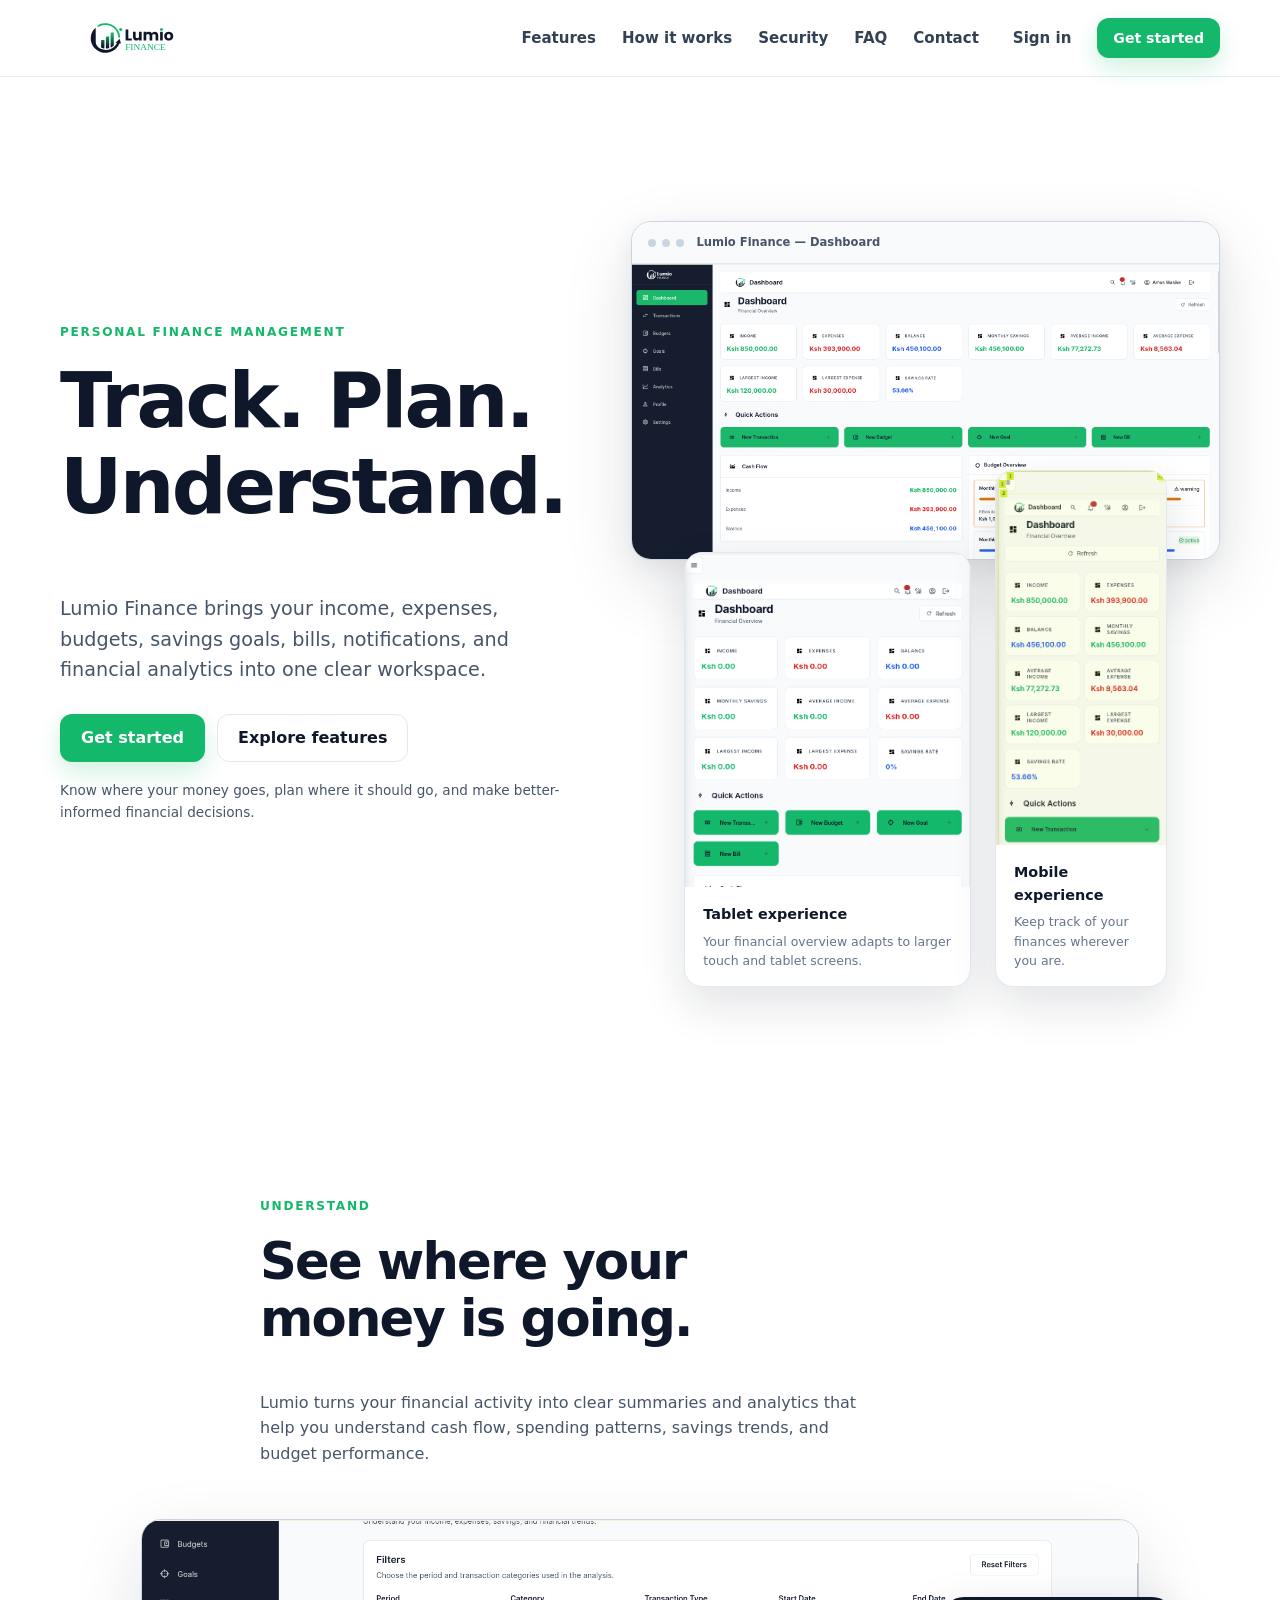
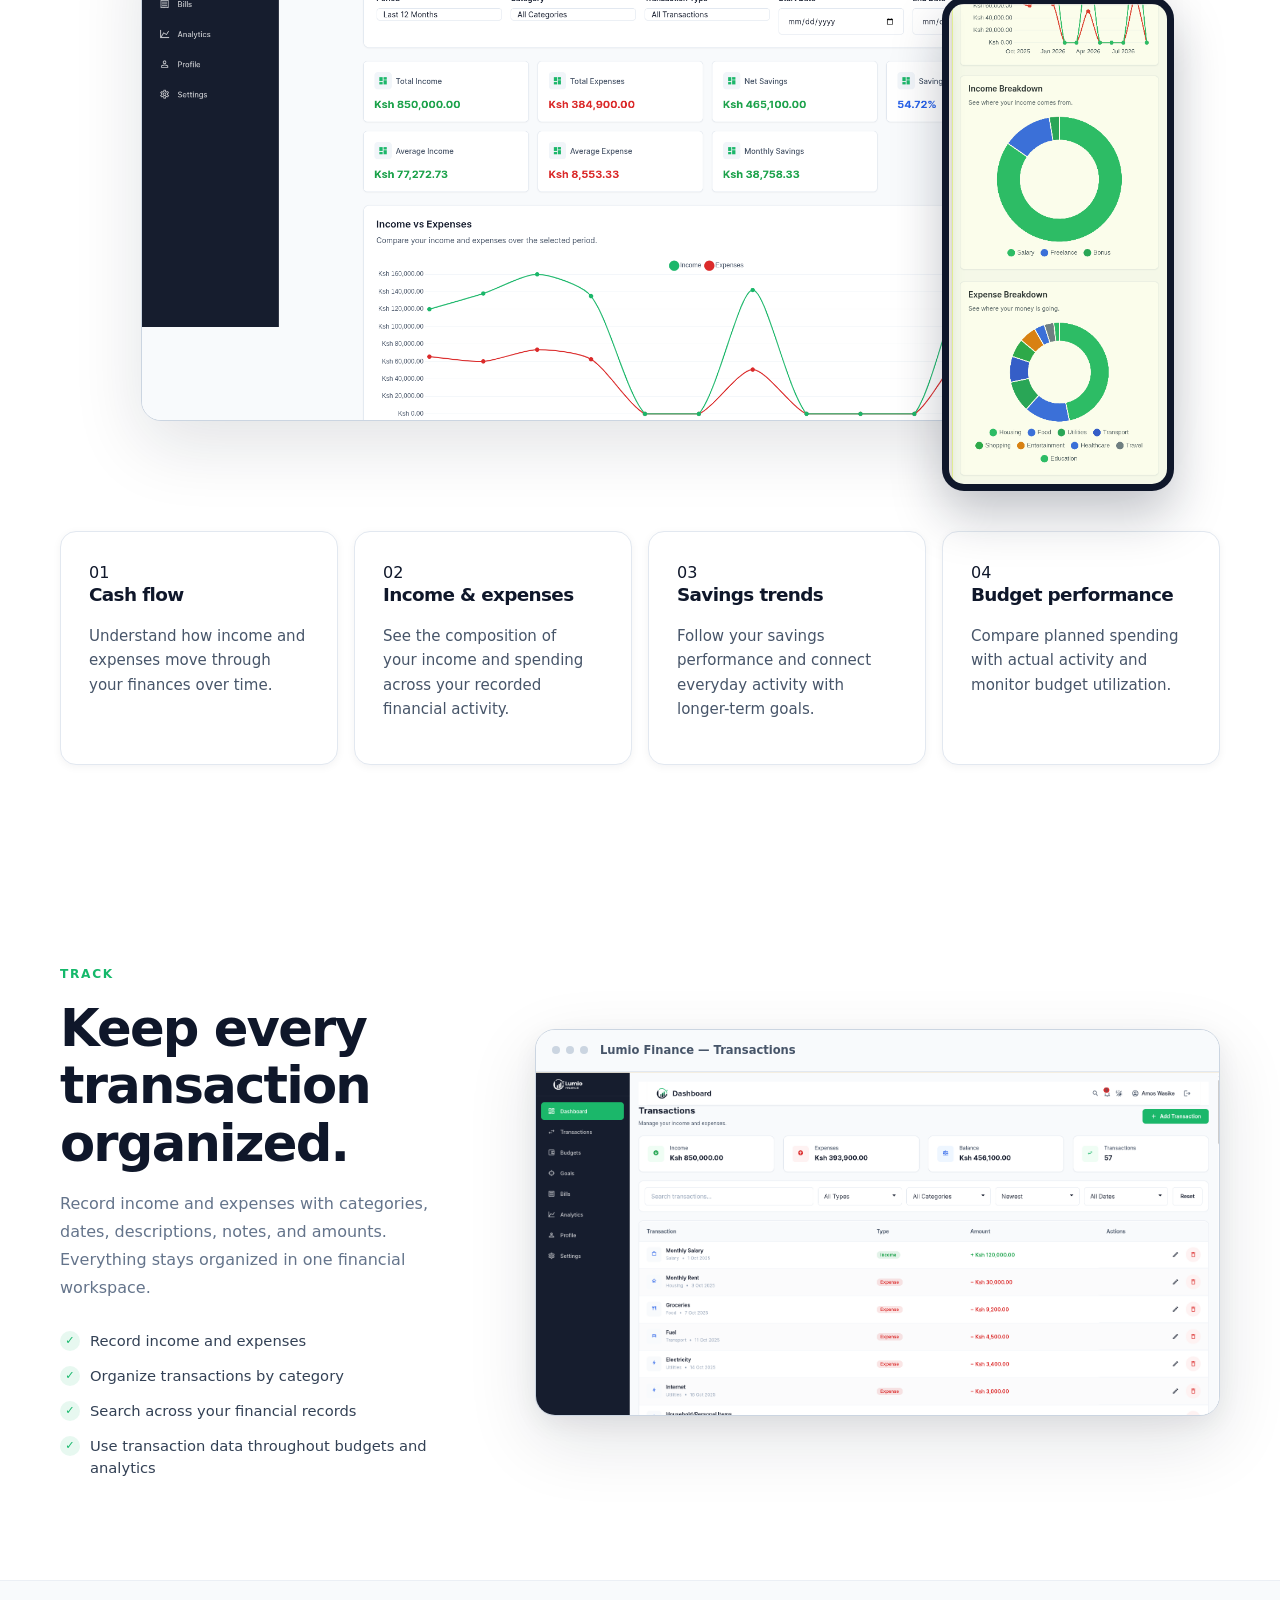
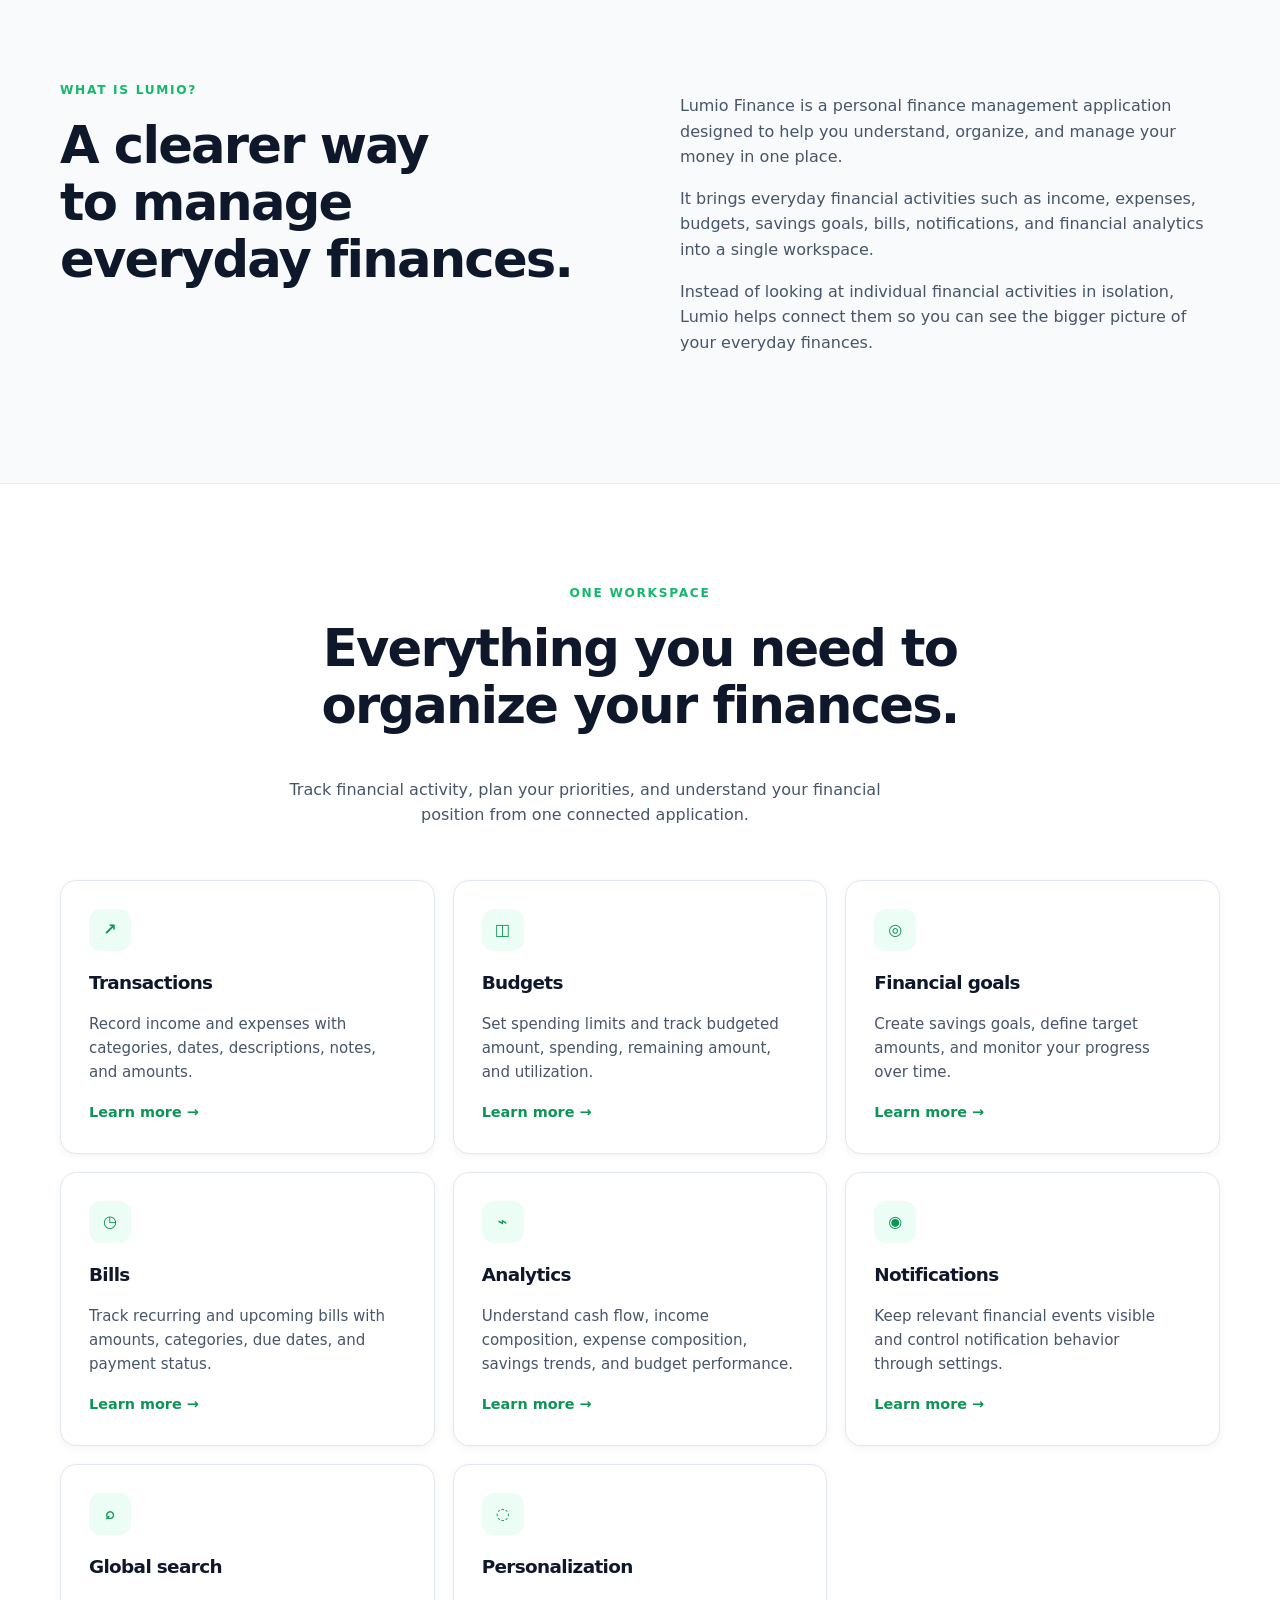
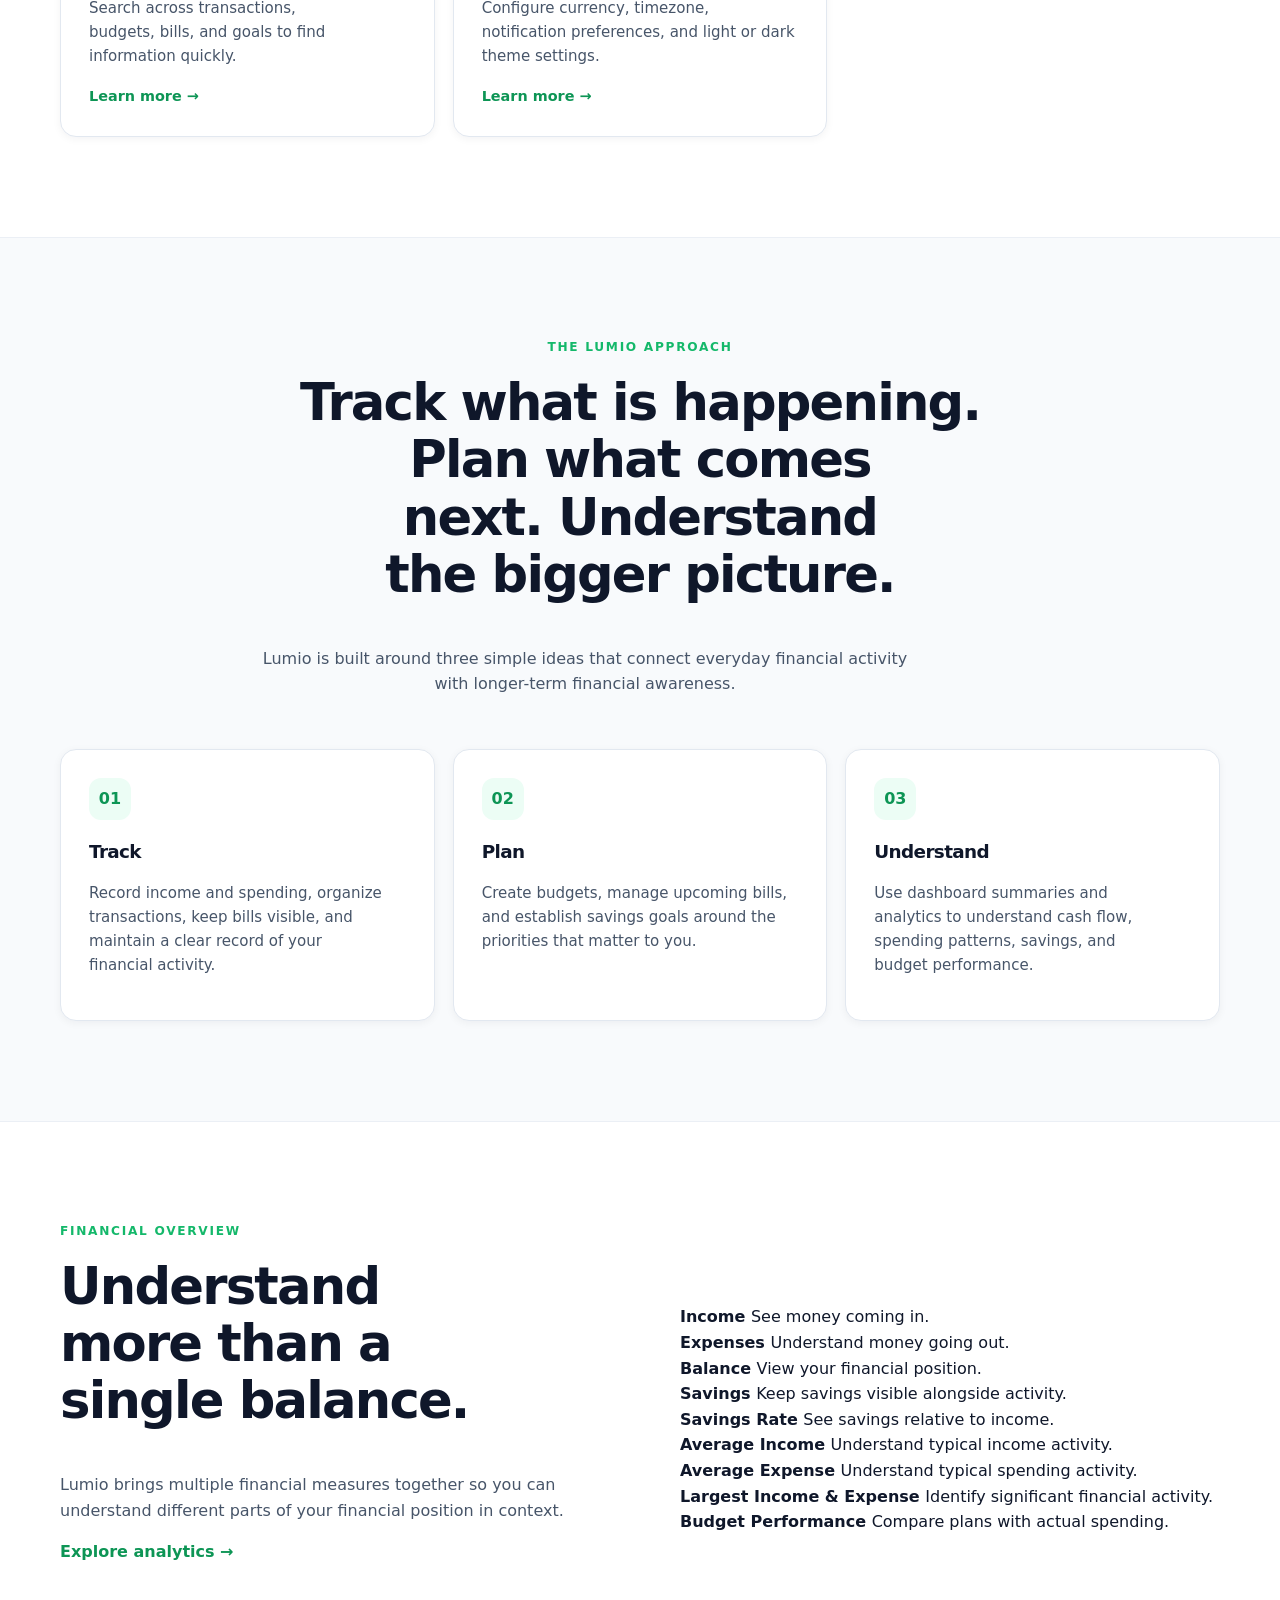
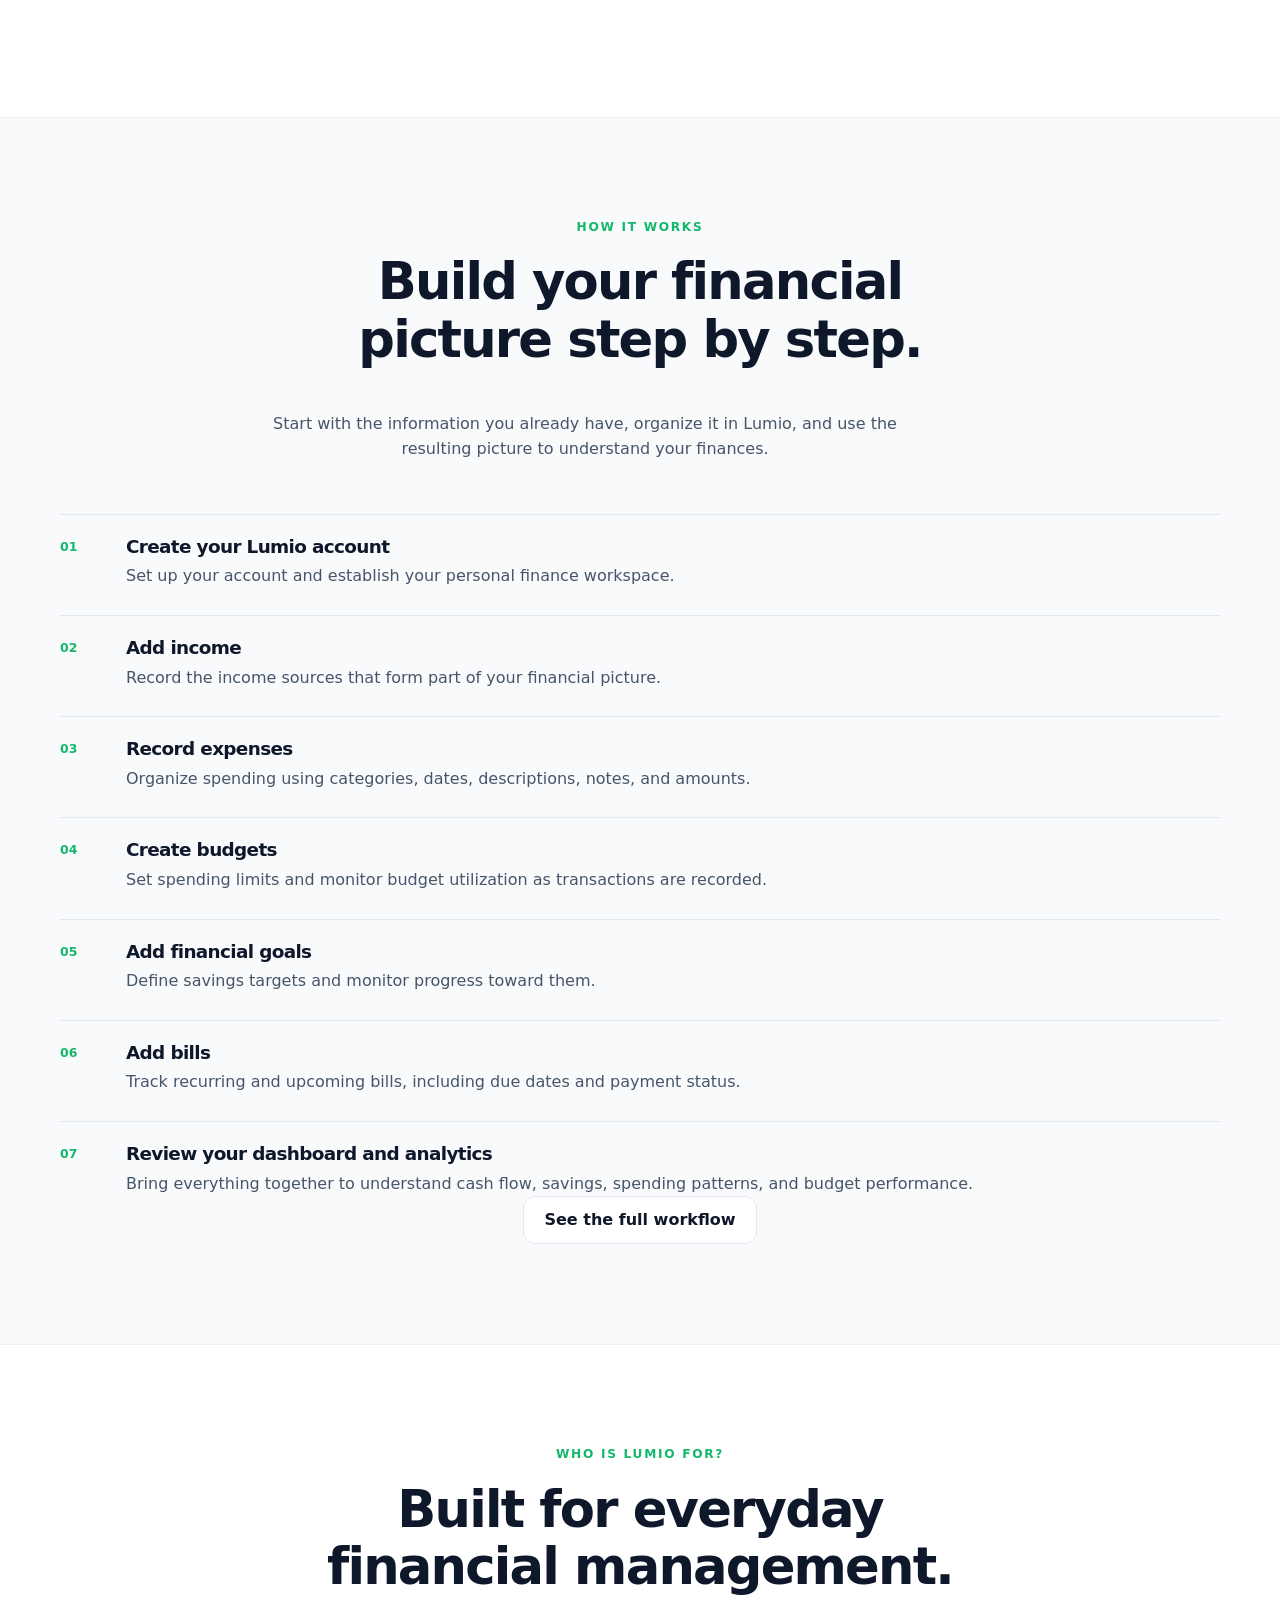
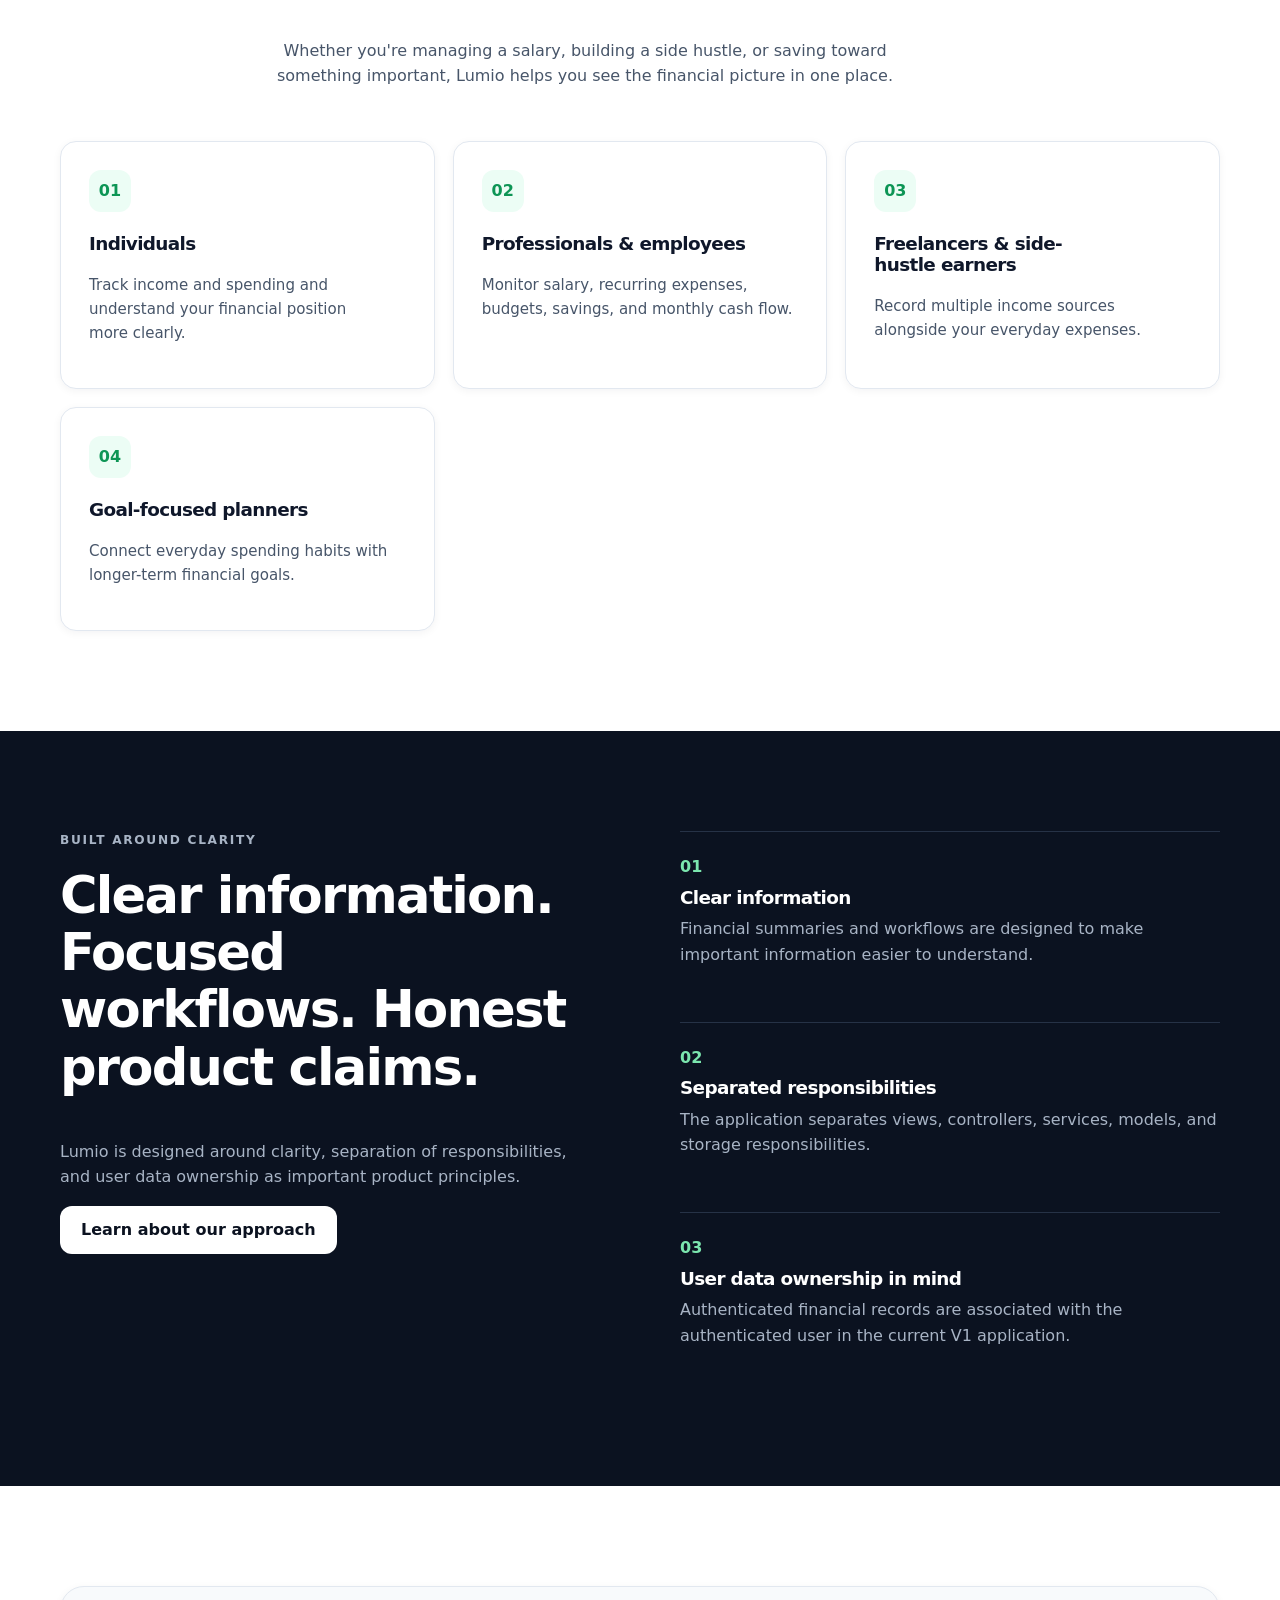
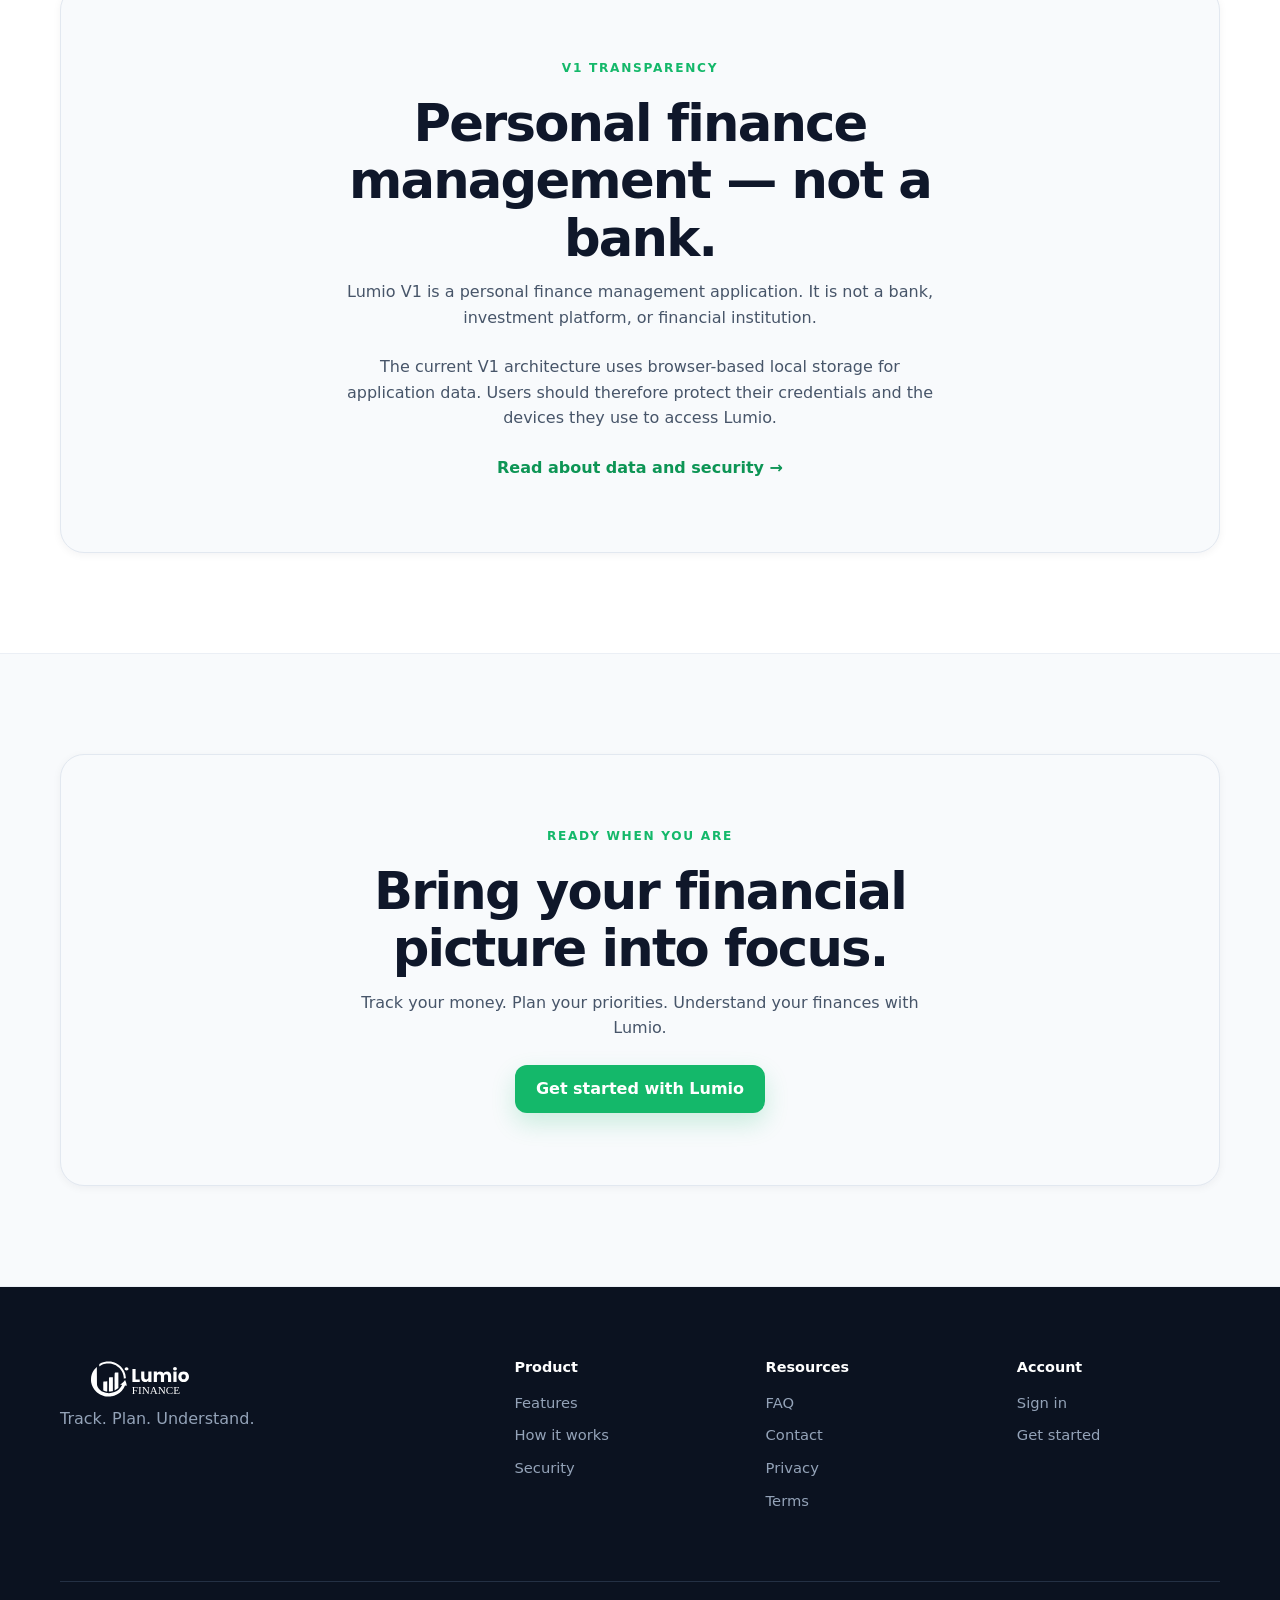
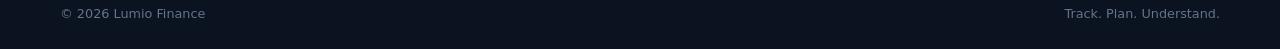
<file: index.html>
<!doctype html>
<html lang="en">

<head>

  <meta charset="utf-8" />

  <meta
    name="viewport"
    content="width=device-width, initial-scale=1"
  />

  <meta
    name="description"
    content="Lumio Finance is a personal finance management application that helps you track income and expenses, plan budgets, manage bills, set financial goals, and understand your finances in one place."
  />

  <meta name="theme-color" content="#0f172a" />


  <!-- =========================================================
       CANONICAL URL
  ========================================================== -->

  <link
    rel="canonical"
    href="https://lumio-finance-web.netlify.app/"
  />


  <!-- =========================================================
       OPEN GRAPH / FACEBOOK / LINKEDIN / WHATSAPP
  ========================================================== -->

  <meta
    property="og:title"
    content="Lumio Finance — Track. Plan. Understand."
  />

  <meta
    property="og:description"
    content="Understand, organize, and manage your everyday finances in one clear workspace."
  />

  <meta
    property="og:type"
    content="website"
  />

  <meta
    property="og:url"
    content="https://lumio-finance-web.netlify.app/"
  />

  <meta
    property="og:site_name"
    content="Lumio Finance"
  />

  <meta
    property="og:locale"
    content="en_US"
  />

  <meta
    property="og:image"
    content="https://lumio-finance-web.netlify.app/assets/social/lumio-social-preview.png"
  />

  <meta
    property="og:image:alt"
    content="Lumio Finance — Track. Plan. Understand."
  />

  <meta
    property="og:image:type"
    content="image/png"
  />

  <meta
    property="og:image:width"
    content="1200"
  />

  <meta
    property="og:image:height"
    content="604"
  />


  <!-- =========================================================
       TWITTER / X CARD
  ========================================================== -->

  <meta
    name="twitter:card"
    content="summary_large_image"
  />

  <meta
    name="twitter:title"
    content="Lumio Finance — Track. Plan. Understand."
  />

  <meta
    name="twitter:description"
    content="Understand, organize, and manage your everyday finances in one clear workspace."
  />

  <meta
    name="twitter:image"
    content="https://lumio-finance-web.netlify.app/assets/social/lumio-social-preview.png"
  />

  <meta
    name="twitter:image:alt"
    content="Lumio Finance — Track. Plan. Understand."
  />


  <!-- =========================================================
       FAVICON
  ========================================================== -->

  <link
    rel="icon"
    type="image/svg+xml"
    href="assets/brand/logos/favicon/favicon.svg"
  />

  <link
    rel="icon"
    type="image/png"
    sizes="32x32"
    href="assets/brand/logos/favicon/favicon-32x32.png"
  />

  <link
    rel="icon"
    type="image/png"
    sizes="16x16"
    href="assets/brand/logos/favicon/favicon-16x16.png"
  />

  <link
    rel="apple-touch-icon"
    href="assets/brand/logos/favicon/apple-touch-icon.png"
  />


  <!-- =========================================================
       TITLE / MANIFEST / STYLES / JAVASCRIPT
  ========================================================== -->

  <title>
    Lumio Finance — Track. Plan. Understand.
  </title>

  <link
    rel="manifest"
    href="site.webmanifest"
  />

  <link
    rel="stylesheet"
    href="css/main.css"
  />

  <script
    type="module"
    src="js/site.js"
  ></script>

</head>

  <body>
    <header class="site-header" data-header>
      <div class="container header-inner">
        <a class="brand" href="index.html" aria-label="Lumio Finance home">
          <span class="brand-mark">
            <img src="assets/brand/logos/lumio-logo.svg" alt="Lumio Finance" />
          </span>
        </a>

        <button
          class="nav-toggle"
          type="button"
          aria-expanded="false"
          aria-controls="site-nav"
          data-nav-toggle
        >
          <span class="sr-only"> Toggle navigation </span>

          <span></span>
          <span></span>
          <span></span>
        </button>

        <nav
          class="site-nav"
          id="site-nav"
          aria-label="Primary navigation"
          data-nav
        >
          <a href="features.html"> Features </a>

          <a href="how-it-works.html"> How it works </a>

          <a href="security.html"> Security </a>

          <a href="faq.html"> FAQ </a>

          <a href="contact.html">Contact</a>

          <a
            class="nav-signin"
            href="https://lumio-finance.netlify.app/#/login"
          >
            Sign in
          </a>

          <a
            class="button button-primary button-small"
            href="https://lumio-finance.netlify.app/#/register"
          >
            Get started
          </a>
        </nav>
      </div>
    </header>

    <main>
      <!-- =========================================================
         HERO
    ========================================================== -->

      <section class="hero">
        <div class="container hero-grid">

          <!-- Hero content -->
          <div class="hero-copy reveal">
            <p class="eyebrow">PERSONAL FINANCE MANAGEMENT</p>

            <h1>
              Track. Plan.
              <span>Understand.</span>
            </h1>

            <p class="hero-lead">
              Lumio Finance brings your income, expenses, budgets, savings
              goals, bills, notifications, and financial analytics into one
              clear workspace.
            </p>

            <div class="button-row">
              <a
                class="button button-primary"
                href="https://lumio-finance.netlify.app/#/register"
              >
                Get started
              </a>

              <a class="button button-secondary" href="features.html">
                Explore features
              </a>
            </div>

            <p class="hero-note">
              Know where your money goes, plan where it should go, and make
              better-informed financial decisions.
            </p>
          </div>

          <!-- Real product screenshots -->
          <div
            class="product-showcase reveal"
            aria-label="Lumio Finance product screenshots"
          >
            <div class="product-showcase-main">
              <div class="product-window">
                <div class="window-bar">
                  <div class="window-controls" aria-hidden="true">
                    <span></span>
                    <span></span>
                    <span></span>
                  </div>

                  <strong>Lumio Finance — Dashboard</strong>
                </div>

                <div class="screenshot-frame">
                  <img
                    src="assets/screenshots/dashboard-desktop.png"
                    alt="Lumio Finance financial overview dashboard on desktop"
                    loading="eager"
                  />
                </div>
              </div>
            </div>

            <div class="product-showcase-devices">
              <figure class="screenshot-card screenshot-tablet">
                <div class="screenshot-card-image">
                  <img
                    src="assets/screenshots/dashboard-tablet.png"
                    alt="Lumio Finance financial overview dashboard on a tablet"
                    loading="lazy"
                  />
                </div>

                <figcaption>
                  <strong>Tablet experience</strong>
                  <span>
                    Your financial overview adapts to larger touch and tablet
                    screens.
                  </span>
                </figcaption>
              </figure>

              <figure class="screenshot-card screenshot-mobile">
                <div class="screenshot-card-image">
                  <img
                    src="assets/screenshots/dashboard-mobile.png"
                    alt="Lumio Finance financial overview dashboard on a mobile device"
                    loading="lazy"
                  />
                </div>

                <figcaption>
                  <strong>Mobile experience</strong>
                  <span>
                    Keep track of your finances wherever you are.
                  </span>
                </figcaption>
              </figure>
            </div>
          </div>

        </div>
      </section>
      <!-- End hero -->


<section class="product-showcase-section section">

    <div class="container">

        <div class="section-heading narrow reveal">

            <p class="eyebrow">
                UNDERSTAND
            </p>

            <h2>
                See where your money is going.
            </h2>

            <p>
                Lumio turns your financial activity into clear
                summaries and analytics that help you understand
                cash flow, spending patterns, savings trends,
                and budget performance.
            </p>

        </div>


        <div class="analytics-showcase reveal">

            <div class="analytics-showcase-image">

                <img
                    src="assets/screenshots/analytics-desktop.png"
                    alt="Lumio Finance analytics dashboard showing financial trends and spending insights"
                    loading="lazy"
                >

            </div>


            <div class="analytics-showcase-mobile">

                <img
                    src="assets/screenshots/analytics-mobile.png"
                    alt="Lumio Finance analytics interface on mobile"
                    loading="lazy"
                >

            </div>

        </div>


        <div class="analytics-points">

            <div class="info-card reveal">

                <span class="info-card-number">
                    01
                </span>

                <h3>
                    Cash flow
                </h3>

                <p>
                    Understand how income and expenses move
                    through your finances over time.
                </p>

            </div>


            <div class="info-card reveal">

                <span class="info-card-number">
                    02
                </span>

                <h3>
                    Income & expenses
                </h3>

                <p>
                    See the composition of your income and
                    spending across your recorded financial activity.
                </p>

            </div>


            <div class="info-card reveal">

                <span class="info-card-number">
                    03
                </span>

                <h3>
                    Savings trends
                </h3>

                <p>
                    Follow your savings performance and connect
                    everyday activity with longer-term goals.
                </p>

            </div>


            <div class="info-card reveal">

                <span class="info-card-number">
                    04
                </span>

                <h3>
                    Budget performance
                </h3>

                <p>
                    Compare planned spending with actual activity
                    and monitor budget utilization.
                </p>

            </div>

        </div>

    </div>

</section>

<section class="transaction-showcase-section section">

    <div class="container">

        <div class="transaction-showcase">

            <div class="transaction-showcase-content reveal">

                <p class="eyebrow">
                    TRACK
                </p>

                <h2>
                    Keep every transaction organized.
                </h2>

                <p>
                    Record income and expenses with categories,
                    dates, descriptions, notes, and amounts.
                    Everything stays organized in one financial workspace.
                </p>


                <ul class="showcase-list">

                    <li>
                        <span aria-hidden="true">✓</span>
                        Record income and expenses
                    </li>

                    <li>
                        <span aria-hidden="true">✓</span>
                        Organize transactions by category
                    </li>

                    <li>
                        <span aria-hidden="true">✓</span>
                        Search across your financial records
                    </li>

                    <li>
                        <span aria-hidden="true">✓</span>
                        Use transaction data throughout budgets and analytics
                    </li>

                </ul>

            </div>


            <div class="transaction-showcase-image reveal">

                <div class="product-window">

                    <div class="window-bar">

                        <div class="window-controls" aria-hidden="true">
                            <span></span>
                            <span></span>
                            <span></span>
                        </div>

                        <strong>
                            Lumio Finance — Transactions
                        </strong>

                    </div>

                    <div class="screenshot-frame">

                        <img
                            src="assets/screenshots/transaction-desktop.png"
                            alt="Lumio Finance transactions page showing organized financial records"
                            loading="lazy"
                        >

                    </div>

                </div>

            </div>

        </div>

    </div>

</section>

      <!-- =========================================================
         WHAT IS LUMIO
    ========================================================== -->

      <section class="section section-soft">
        <div class="container split-section">
          <div class="section-heading reveal">
            <p class="eyebrow">WHAT IS LUMIO?</p>

            <h2>A clearer way to manage everyday finances.</h2>
          </div>

          <div class="reveal">
            <p class="large-copy">
              Lumio Finance is a personal finance management application
              designed to help you understand, organize, and manage your money
              in one place.
            </p>

            <p>
              It brings everyday financial activities such as income, expenses,
              budgets, savings goals, bills, notifications, and financial
              analytics into a single workspace.
            </p>

            <p>
              Instead of looking at individual financial activities in
              isolation, Lumio helps connect them so you can see the bigger
              picture of your everyday finances.
            </p>
          </div>
        </div>
      </section>

      <!-- =========================================================
         CORE FEATURES
    ========================================================== -->

      <section class="section">
        <div class="container">
          <div class="section-heading centered reveal">
            <p class="eyebrow">ONE WORKSPACE</p>

            <h2>Everything you need to organize your finances.</h2>

            <p>
              Track financial activity, plan your priorities, and understand
              your financial position from one connected application.
            </p>
          </div>

          <div class="feature-grid reveal">
            <!-- Transactions -->

            <article class="feature-card" id="transactions">
              <span class="feature-icon" aria-hidden="true"> ↗ </span>

              <h3>Transactions</h3>

              <p>
                Record income and expenses with categories, dates, descriptions,
                notes, and amounts.
              </p>

              <a href="features.html#transactions"> Learn more → </a>
            </article>

            <!-- Budgets -->

            <article class="feature-card" id="budgets">
              <span class="feature-icon" aria-hidden="true"> ◫ </span>

              <h3>Budgets</h3>

              <p>
                Set spending limits and track budgeted amount, spending,
                remaining amount, and utilization.
              </p>

              <a href="features.html#budgets"> Learn more → </a>
            </article>

            <!-- Goals -->

            <article class="feature-card" id="goals">
              <span class="feature-icon" aria-hidden="true"> ◎ </span>

              <h3>Financial goals</h3>

              <p>
                Create savings goals, define target amounts, and monitor your
                progress over time.
              </p>

              <a href="features.html#goals"> Learn more → </a>
            </article>

            <!-- Bills -->

            <article class="feature-card" id="bills">
              <span class="feature-icon" aria-hidden="true"> ◷ </span>

              <h3>Bills</h3>

              <p>
                Track recurring and upcoming bills with amounts, categories, due
                dates, and payment status.
              </p>

              <a href="features.html#bills"> Learn more → </a>
            </article>

            <!-- Analytics -->

            <article class="feature-card" id="analytics">
              <span class="feature-icon" aria-hidden="true"> ⌁ </span>

              <h3>Analytics</h3>

              <p>
                Understand cash flow, income composition, expense composition,
                savings trends, and budget performance.
              </p>

              <a href="features.html#analytics"> Learn more → </a>
            </article>

            <!-- Notifications -->

            <article class="feature-card" id="notifications">
              <span class="feature-icon" aria-hidden="true"> ◉ </span>

              <h3>Notifications</h3>

              <p>
                Keep relevant financial events visible and control notification
                behavior through settings.
              </p>

              <a href="features.html#notifications"> Learn more → </a>
            </article>

            <!-- Search -->

            <article class="feature-card" id="search">
              <span class="feature-icon" aria-hidden="true"> ⌕ </span>

              <h3>Global search</h3>

              <p>
                Search across transactions, budgets, bills, and goals to find
                information quickly.
              </p>

              <a href="features.html#search"> Learn more → </a>
            </article>

            <!-- Personalization -->

            <article class="feature-card" id="personalization">
              <span class="feature-icon" aria-hidden="true"> ◌ </span>

              <h3>Personalization</h3>

              <p>
                Configure currency, timezone, notification preferences, and
                light or dark theme settings.
              </p>

              <a href="features.html#personalization"> Learn more → </a>
            </article>
          </div>
        </div>
      </section>

      <!-- =========================================================
         TRACK PLAN UNDERSTAND
    ========================================================== -->

      <section class="section section-soft">
        <div class="container">
          <div class="section-heading centered reveal">
            <p class="eyebrow">THE LUMIO APPROACH</p>

            <h2>
              Track what is happening. Plan what comes next. Understand the
              bigger picture.
            </h2>

            <p>
              Lumio is built around three simple ideas that connect everyday
              financial activity with longer-term financial awareness.
            </p>
          </div>

          <div class="feature-grid reveal">
            <article class="feature-card">
              <span class="feature-icon" aria-hidden="true"> 01 </span>

              <h3>Track</h3>

              <p>
                Record income and spending, organize transactions, keep bills
                visible, and maintain a clear record of your financial activity.
              </p>
            </article>

            <article class="feature-card">
              <span class="feature-icon" aria-hidden="true"> 02 </span>

              <h3>Plan</h3>

              <p>
                Create budgets, manage upcoming bills, and establish savings
                goals around the priorities that matter to you.
              </p>
            </article>

            <article class="feature-card">
              <span class="feature-icon" aria-hidden="true"> 03 </span>

              <h3>Understand</h3>

              <p>
                Use dashboard summaries and analytics to understand cash flow,
                spending patterns, savings, and budget performance.
              </p>
            </article>
          </div>
        </div>
      </section>

      <!-- =========================================================
         FINANCIAL OVERVIEW
    ========================================================== -->

      <section class="section">
        <div class="container split-section">
          <div class="section-heading reveal">
            <p class="eyebrow">FINANCIAL OVERVIEW</p>

            <h2>Understand more than a single balance.</h2>

            <p>
              Lumio brings multiple financial measures together so you can
              understand different parts of your financial position in context.
            </p>

            <a class="text-link" href="features.html#analytics">
              Explore analytics →
            </a>
          </div>

          <div class="metric-list reveal">
            <div>
              <strong> Income </strong>

              <span> See money coming in. </span>
            </div>

            <div>
              <strong> Expenses </strong>

              <span> Understand money going out. </span>
            </div>

            <div>
              <strong> Balance </strong>

              <span> View your financial position. </span>
            </div>

            <div>
              <strong> Savings </strong>

              <span> Keep savings visible alongside activity. </span>
            </div>

            <div>
              <strong> Savings Rate </strong>

              <span> See savings relative to income. </span>
            </div>

            <div>
              <strong> Average Income </strong>

              <span> Understand typical income activity. </span>
            </div>

            <div>
              <strong> Average Expense </strong>

              <span> Understand typical spending activity. </span>
            </div>

            <div>
              <strong> Largest Income & Expense </strong>

              <span> Identify significant financial activity. </span>
            </div>

            <div>
              <strong> Budget Performance </strong>

              <span> Compare plans with actual spending. </span>
            </div>
          </div>
        </div>
      </section>

      <!-- =========================================================
         HOW IT WORKS
    ========================================================== -->

      <section class="section section-soft">
        <div class="container">
          <div class="section-heading centered reveal">
            <p class="eyebrow">HOW IT WORKS</p>

            <h2>Build your financial picture step by step.</h2>

            <p>
              Start with the information you already have, organize it in Lumio,
              and use the resulting picture to understand your finances.
            </p>
          </div>

          <ol class="steps reveal">
            <li>
              <span> 01 </span>

              <div>
                <h3>Create your Lumio account</h3>

                <p>
                  Set up your account and establish your personal finance
                  workspace.
                </p>
              </div>
            </li>

            <li>
              <span> 02 </span>

              <div>
                <h3>Add income</h3>

                <p>
                  Record the income sources that form part of your financial
                  picture.
                </p>
              </div>
            </li>

            <li>
              <span> 03 </span>

              <div>
                <h3>Record expenses</h3>

                <p>
                  Organize spending using categories, dates, descriptions,
                  notes, and amounts.
                </p>
              </div>
            </li>

            <li>
              <span> 04 </span>

              <div>
                <h3>Create budgets</h3>

                <p>
                  Set spending limits and monitor budget utilization as
                  transactions are recorded.
                </p>
              </div>
            </li>

            <li>
              <span> 05 </span>

              <div>
                <h3>Add financial goals</h3>

                <p>Define savings targets and monitor progress toward them.</p>
              </div>
            </li>

            <li>
              <span> 06 </span>

              <div>
                <h3>Add bills</h3>

                <p>
                  Track recurring and upcoming bills, including due dates and
                  payment status.
                </p>
              </div>
            </li>

            <li>
              <span> 07 </span>

              <div>
                <h3>Review your dashboard and analytics</h3>

                <p>
                  Bring everything together to understand cash flow, savings,
                  spending patterns, and budget performance.
                </p>
              </div>
            </li>
          </ol>

          <div class="centered reveal">
            <a class="button button-secondary" href="how-it-works.html">
              See the full workflow
            </a>
          </div>
        </div>
      </section>

      <!-- =========================================================
         WHO IS LUMIO FOR?
    ========================================================== -->

      <section class="section">
        <div class="container">
          <div class="section-heading centered reveal">
            <p class="eyebrow">WHO IS LUMIO FOR?</p>

            <h2>Built for everyday financial management.</h2>

            <p>
              Whether you're managing a salary, building a side hustle, or
              saving toward something important, Lumio helps you see the
              financial picture in one place.
            </p>
          </div>

          <div class="feature-grid reveal">
            <article class="feature-card">
              <span class="feature-icon"> 01 </span>

              <h3>Individuals</h3>

              <p>
                Track income and spending and understand your financial position
                more clearly.
              </p>
            </article>

            <article class="feature-card">
              <span class="feature-icon"> 02 </span>

              <h3>Professionals & employees</h3>

              <p>
                Monitor salary, recurring expenses, budgets, savings, and
                monthly cash flow.
              </p>
            </article>

            <article class="feature-card">
              <span class="feature-icon"> 03 </span>

              <h3>Freelancers & side-hustle earners</h3>

              <p>
                Record multiple income sources alongside your everyday expenses.
              </p>
            </article>

            <article class="feature-card">
              <span class="feature-icon"> 04 </span>

              <h3>Goal-focused planners</h3>

              <p>
                Connect everyday spending habits with longer-term financial
                goals.
              </p>
            </article>
          </div>
        </div>
      </section>

      <!-- =========================================================
         BUILT AROUND CLARITY
    ========================================================== -->

      <section class="section section-dark">
        <div class="container split-section dark-split">
          <div class="section-heading reveal">
            <p class="eyebrow eyebrow-light">BUILT AROUND CLARITY</p>

            <h2>
              Clear information. Focused workflows. Honest product claims.
            </h2>

            <p>
              Lumio is designed around clarity, separation of responsibilities,
              and user data ownership as important product principles.
            </p>

            <a class="button button-light" href="security.html">
              Learn about our approach
            </a>
          </div>

          <div class="principles reveal">
            <div>
              <strong> 01 </strong>

              <h3>Clear information</h3>

              <p>
                Financial summaries and workflows are designed to make important
                information easier to understand.
              </p>
            </div>

            <div>
              <strong> 02 </strong>

              <h3>Separated responsibilities</h3>

              <p>
                The application separates views, controllers, services, models,
                and storage responsibilities.
              </p>
            </div>

            <div>
              <strong> 03 </strong>

              <h3>User data ownership in mind</h3>

              <p>
                Authenticated financial records are associated with the
                authenticated user in the current V1 application.
              </p>
            </div>
          </div>
        </div>
      </section>

      <!-- =========================================================
         V1 TRANSPARENCY
    ========================================================== -->

      <section class="section">
        <div class="container cta-card reveal">
          <p class="eyebrow">V1 TRANSPARENCY</p>

          <h2>Personal finance management — not a bank.</h2>

          <p>
            Lumio V1 is a personal finance management application. It is not a
            bank, investment platform, or financial institution.
          </p>

          <p>
            The current V1 architecture uses browser-based local storage for
            application data. Users should therefore protect their credentials
            and the devices they use to access Lumio.
          </p>

          <a class="text-link" href="security.html">
            Read about data and security →
          </a>
        </div>
      </section>

      <!-- =========================================================
         FINAL CTA
    ========================================================== -->

      <section class="section section-soft">
        <div class="container cta-card reveal">
          <p class="eyebrow">READY WHEN YOU ARE</p>

          <h2>Bring your financial picture into focus.</h2>

          <p>
            Track your money. Plan your priorities. Understand your finances
            with Lumio.
          </p>

          <a
            class="button button-primary"
            href="https://lumio-finance.netlify.app/#/register"
          >
            Get started with Lumio
          </a>
        </div>
      </section>
    </main>

    <!-- =============================================================
     FOOTER
============================================================== -->

    <footer class="site-footer">
      <div class="container footer-grid">
        <div>
          <a
            class="brand footer-brand"
            href="index.html"
            aria-label="Lumio Finance home"
          >
            <span class="brand-mark">
              <img
                src="assets/brand/logos/lumio-logo-dark.svg"
                alt="Lumio Finance"
              />
            </span>
          </a>

          <p>Track. Plan. Understand.</p>
        </div>

        <div>
          <h3>Product</h3>

          <a href="features.html"> Features </a>

          <a href="how-it-works.html"> How it works </a>

          <a href="security.html"> Security </a>
        </div>

        <div>
          <h3>Resources</h3>

          <a href="faq.html"> FAQ </a>

          <a href="contact.html">Contact</a>

          <a href="privacy.html"> Privacy </a>

          <a href="terms.html"> Terms </a>
        </div>

        <div>
          <h3>Account</h3>

          <a href="https://lumio-finance.netlify.app/#/login"> Sign in </a>

          <a href="https://lumio-finance.netlify.app/#/register"> Get started </a>
        </div>
      </div>

      <div class="container footer-bottom">
        <span> © 2026 Lumio Finance </span>

        <span> Track. Plan. Understand. </span>
      </div>
    </footer>
  </body>
</html>
</file>
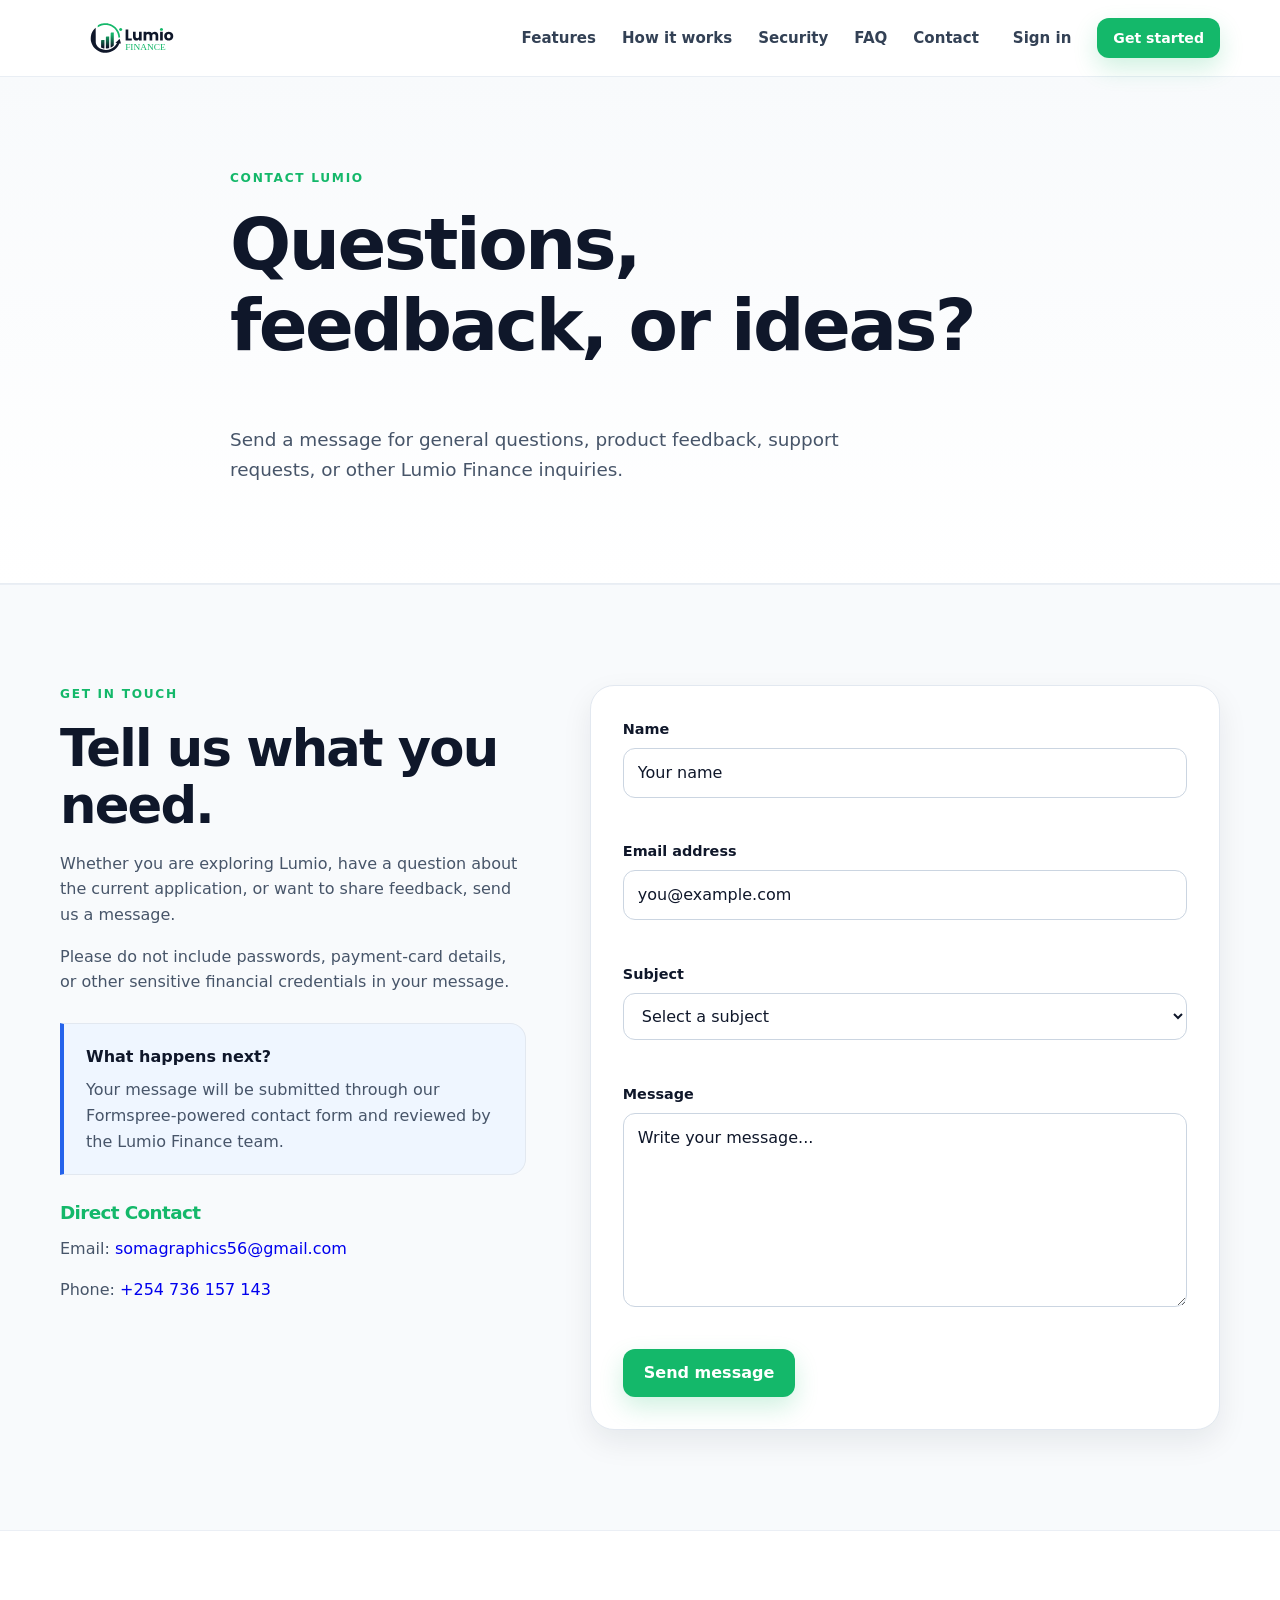
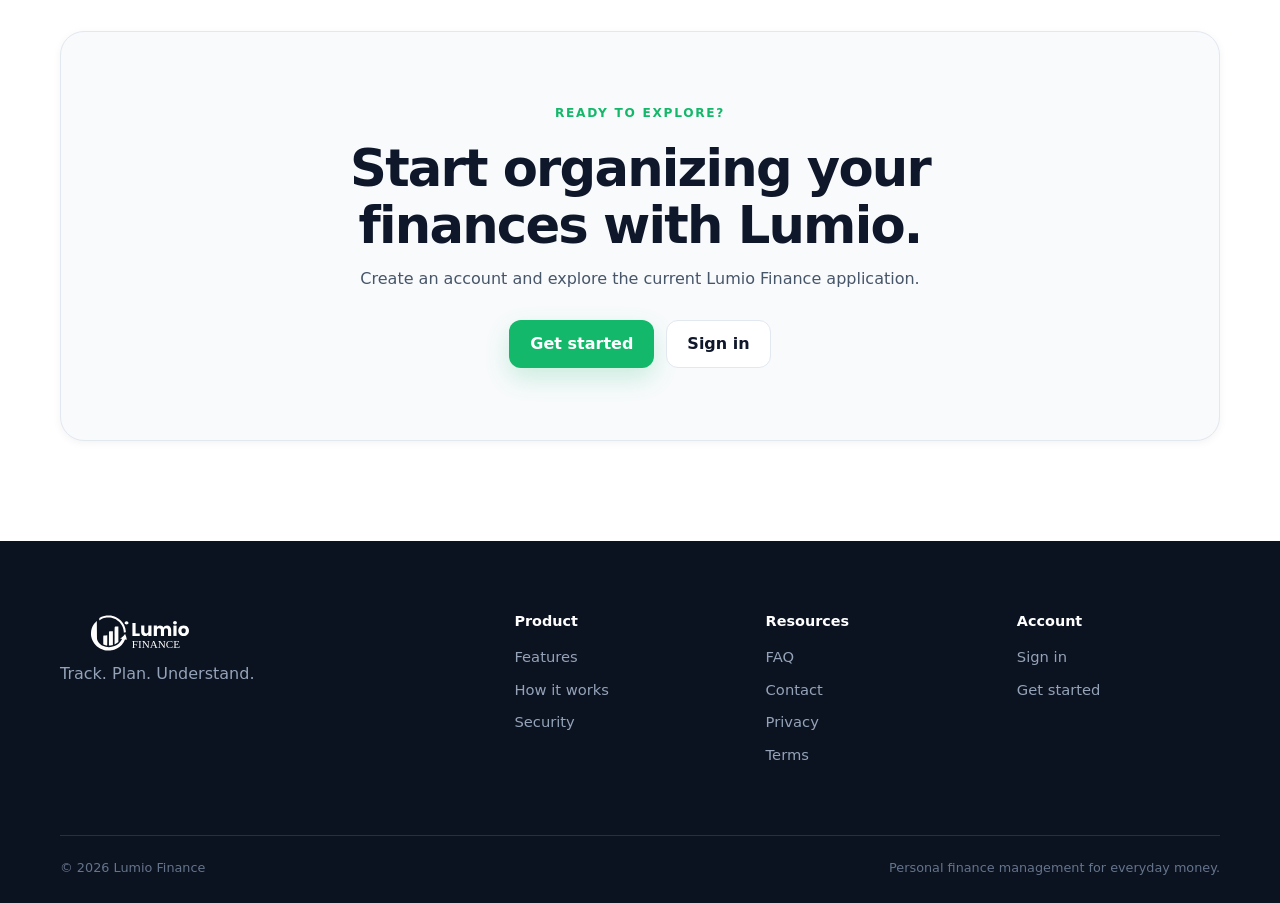
<file: contact.html>
<!doctype html>
<html lang="en">

<head>
<meta charset="utf-8">

<meta
    name="viewport"
    content="width=device-width, initial-scale=1"
>

<meta
    name="description"
    content="Contact Lumio Finance for product questions, feedback, support, or general inquiries."
>

<meta
    name="theme-color"
    content="#0f172a"
>


<!-- =========================================================
     CANONICAL URL
========================================================== -->

<link
    rel="canonical"
    href="https://lumio-finance-web.netlify.app/contact.html"
>


<!-- =========================================================
     OPEN GRAPH / FACEBOOK / LINKEDIN / WHATSAPP
========================================================== -->

<meta
    property="og:title"
    content="Contact Lumio Finance"
>

<meta
    property="og:description"
    content="Contact Lumio Finance for product questions, feedback, support, or general inquiries."
>

<meta
    property="og:type"
    content="website"
>

<meta
    property="og:url"
    content="https://lumio-finance-web.netlify.app/contact.html"
>

<meta
    property="og:site_name"
    content="Lumio Finance"
>

<meta
    property="og:locale"
    content="en_US"
>

<meta
    property="og:image"
    content="https://lumio-finance-web.netlify.app/assets/social/lumio-social-preview.png"
>

<meta
    property="og:image:alt"
    content="Contact Lumio Finance"
>

<meta
    property="og:image:type"
    content="image/png"
>

<meta
    property="og:image:width"
    content="1200"
>

<meta
    property="og:image:height"
    content="604"
>


<!-- =========================================================
     TWITTER / X CARD
========================================================== -->

<meta
    name="twitter:card"
    content="summary_large_image"
>

<meta
    name="twitter:title"
    content="Contact Lumio Finance"
>

<meta
    name="twitter:description"
    content="Contact Lumio Finance for product questions, feedback, support, or general inquiries."
>

<meta
    name="twitter:image"
    content="https://lumio-finance-web.netlify.app/assets/social/lumio-social-preview.png"
>

<meta
    name="twitter:image:alt"
    content="Contact Lumio Finance"
>


<!-- =========================================================
     FAVICON
========================================================== -->

<link
    rel="icon"
    type="image/svg+xml"
    href="assets/brand/logos/favicon/favicon.svg"
>

<link
    rel="icon"
    type="image/png"
    sizes="32x32"
    href="assets/brand/logos/favicon/favicon-32x32.png"
>

<link
    rel="icon"
    type="image/png"
    sizes="16x16"
    href="assets/brand/logos/favicon/favicon-16x16.png"
>

<link
    rel="apple-touch-icon"
    href="assets/brand/logos/favicon/apple-touch-icon.png"
>


<!-- =========================================================
     TITLE / STYLES / JAVASCRIPT
========================================================== -->

<title>
    Contact Lumio Finance
</title>

<link
    rel="stylesheet"
    href="css/main.css"
>

<script
    type="module"
    src="js/site.js"
></script>

</head>



<body>


<header
    class="site-header"
    data-header
>

    <div class="container header-inner">


        <a
            class="brand"
            href="index.html"
            aria-label="Lumio Finance home"
        >

            <span class="brand-mark">

                <img
                    src="assets/brand/logos/lumio-logo.svg"
                    alt="Lumio Finance"
                >

            </span>

        </a>


        <button
            class="nav-toggle"
            type="button"
            aria-expanded="false"
            aria-controls="site-nav"
            data-nav-toggle
        >

            <span class="sr-only">
                Toggle navigation
            </span>

            <span></span>
            <span></span>
            <span></span>

        </button>


        <nav
            class="site-nav"
            id="site-nav"
            aria-label="Primary navigation"
            data-nav
        >

            <a href="features.html">
                Features
            </a>

            <a href="how-it-works.html">
                How it works
            </a>

            <a href="security.html">
                Security
            </a>

            <a href="faq.html">
                FAQ
            </a>

            <a
                href="contact.html"
                aria-current="page"
            >
                Contact
            </a>


            <a
                class="nav-signin"
                href="https://lumio-finance.netlify.app/#/login"
            >
                Sign in
            </a>


            <a
                class="button button-primary button-small"
                href="https://lumio-finance.netlify.app/#/register"
            >
                Get started
            </a>

        </nav>

    </div>

</header>


<main class="contact-page">


    <section class="page-hero">

        <div class="container narrow reveal">

            <p class="eyebrow">
                CONTACT LUMIO
            </p>


            <h1>
                Questions, feedback, or ideas?
            </h1>


            <p class="hero-lead">

                Send a message for general questions,
                product feedback, support requests,
                or other Lumio Finance inquiries.

            </p>

        </div>

    </section>


    <section class="section section-soft">

        <div class="container contact-grid">


            <div class="contact-copy reveal">

                <p class="eyebrow">
                    GET IN TOUCH
                </p>


                <h2>
                    Tell us what you need.
                </h2>


                <p>

                    Whether you are exploring Lumio,
                    have a question about the current
                    application, or want to share feedback,
                    send us a message.

                </p>


                <p>

                    Please do not include passwords,
                    payment-card details, or other
                    sensitive financial credentials
                    in your message.

                </p>


                <div class="contact-note">

                    <strong>
                        What happens next?
                    </strong>


                    <p>

                        Your message will be submitted
                        through our Formspree-powered
                        contact form and reviewed by
                        the Lumio Finance team.

                    </p>

                </div>


                <div class="contact-info">

                    <h3>
                        Direct Contact
                    </h3>


                    <p>

                        Email:

                        <a
                            href="mailto:somagraphics56@gmail.com"
                        >
                            somagraphics56@gmail.com
                        </a>

                    </p>


                    <p>

                        Phone:

                        <a
                            href="tel:+254736157143"
                        >
                            +254 736 157 143
                        </a>

                    </p>

                </div>

            </div>


            <div class="contact-card reveal">


                <form
                    class="contact-form"
                    action="https://formspree.io/f/maqdqpya"
                    method="POST"
                    accept-charset="UTF-8"
                >


                    <!--
                    |--------------------------------------------------------------------------
                    | Formspree Configuration
                    |--------------------------------------------------------------------------
                    -->


                    <input
                        type="hidden"
                        name="_subject"
                        value="New Message from Lumio Finance Website"
                    >


                    <!--
                    |--------------------------------------------------------------------------
                    | Spam Protection
                    |--------------------------------------------------------------------------
                    | Formspree recognizes _gotcha as a honeypot field.
                    |--------------------------------------------------------------------------
                    -->

                    <input
                        type="text"
                        name="_gotcha"
                        class="contact-honeypot"
                        tabindex="-1"
                        autocomplete="off"
                        aria-hidden="true"
                    >


                    <!--
                    |--------------------------------------------------------------------------
                    | Name
                    |--------------------------------------------------------------------------
                    -->

                    <div class="form-field">

                        <label for="contact-name">
                            Name
                        </label>


                        <input
                            id="contact-name"
                            name="name"
                            type="text"
                            autocomplete="name"
                            placeholder="Your name"
                            required
                        >


                        <span
                            class="form-error"
                            data-contact-error="name"
                            aria-live="polite"
                        ></span>

                    </div>


                    <!--
                    |--------------------------------------------------------------------------
                    | Email
                    |--------------------------------------------------------------------------
                    -->

                    <div class="form-field">

                        <label for="contact-email">
                            Email address
                        </label>


                        <input
                            id="contact-email"
                            name="email"
                            type="email"
                            autocomplete="email"
                            placeholder="you@example.com"
                            required
                        >


                        <span
                            class="form-error"
                            data-contact-error="email"
                            aria-live="polite"
                        ></span>

                    </div>


                    <!--
                    |--------------------------------------------------------------------------
                    | Subject
                    |--------------------------------------------------------------------------
                    -->

                    <div class="form-field">

                        <label for="contact-subject">
                            Subject
                        </label>


                        <select
                            id="contact-subject"
                            name="subject"
                            required
                        >

                            <option
                                value=""
                                selected
                                disabled
                            >
                                Select a subject
                            </option>


                            <option value="General question">
                                General question
                            </option>


                            <option value="Product feedback">
                                Product feedback
                            </option>


                            <option value="Support">
                                Support
                            </option>


                            <option value="Feature request">
                                Feature request
                            </option>


                            <option value="Bug report">
                                Bug report
                            </option>


                            <option value="Other">
                                Other
                            </option>

                        </select>


                        <span
                            class="form-error"
                            data-contact-error="subject"
                            aria-live="polite"
                        ></span>

                    </div>


                    <!--
                    |--------------------------------------------------------------------------
                    | Message
                    |--------------------------------------------------------------------------
                    -->

                    <div class="form-field">

                        <label for="contact-message">
                            Message
                        </label>


                        <textarea
                            id="contact-message"
                            name="message"
                            rows="7"
                            placeholder="Write your message..."
                            required
                        ></textarea>


                        <span
                            class="form-error"
                            data-contact-error="message"
                            aria-live="polite"
                        ></span>

                    </div>


                    <button
                        class="button button-primary"
                        type="submit"
                    >

                        Send message

                    </button>

                </form>

            </div>

        </div>

    </section>


    <section class="section">

        <div class="container cta-card reveal">


            <p class="eyebrow">
                READY TO EXPLORE?
            </p>


            <h2>
                Start organizing your finances with Lumio.
            </h2>


            <p>

                Create an account and explore the current
                Lumio Finance application.

            </p>


            <div class="button-row">


                <a
                    class="button button-primary"
                    href="https://lumio-finance.netlify.app/#/register"
                >
                    Get started
                </a>


                <a
                    class="button button-secondary"
                    href="https://lumio-finance.netlify.app/#/login"
                >
                    Sign in
                </a>

            </div>

        </div>

    </section>

</main>


<footer class="site-footer">


    <div class="container footer-grid">


        <div>

            <a
                class="brand footer-brand"
                href="index.html"
                aria-label="Lumio Finance home"
            >

                <span class="brand-mark">

                    <img
                        src="assets/brand/logos/lumio-logo-dark.svg"
                        alt="Lumio Finance"
                    >

                </span>

            </a>


            <p>
                Track. Plan. Understand.
            </p>

        </div>


        <div>

            <h3>
                Product
            </h3>


            <a href="features.html">
                Features
            </a>


            <a href="how-it-works.html">
                How it works
            </a>


            <a href="security.html">
                Security
            </a>

        </div>


        <div>

            <h3>
                Resources
            </h3>


            <a href="faq.html">
                FAQ
            </a>


            <a href="contact.html">
                Contact
            </a>


            <a href="privacy.html">
                Privacy
            </a>


            <a href="terms.html">
                Terms
            </a>

        </div>


        <div>

            <h3>
                Account
            </h3>


            <a
                href="https://lumio-finance.netlify.app/#/login"
            >
                Sign in
            </a>


            <a
                href="https://lumio-finance.netlify.app/#/register"
            >
                Get started
            </a>

        </div>

    </div>


    <div class="container footer-bottom">

        <span>
            © 2026 Lumio Finance
        </span>


        <span>
            Personal finance management for everyday money.
        </span>

    </div>

</footer>


</body>

</html>
</file>
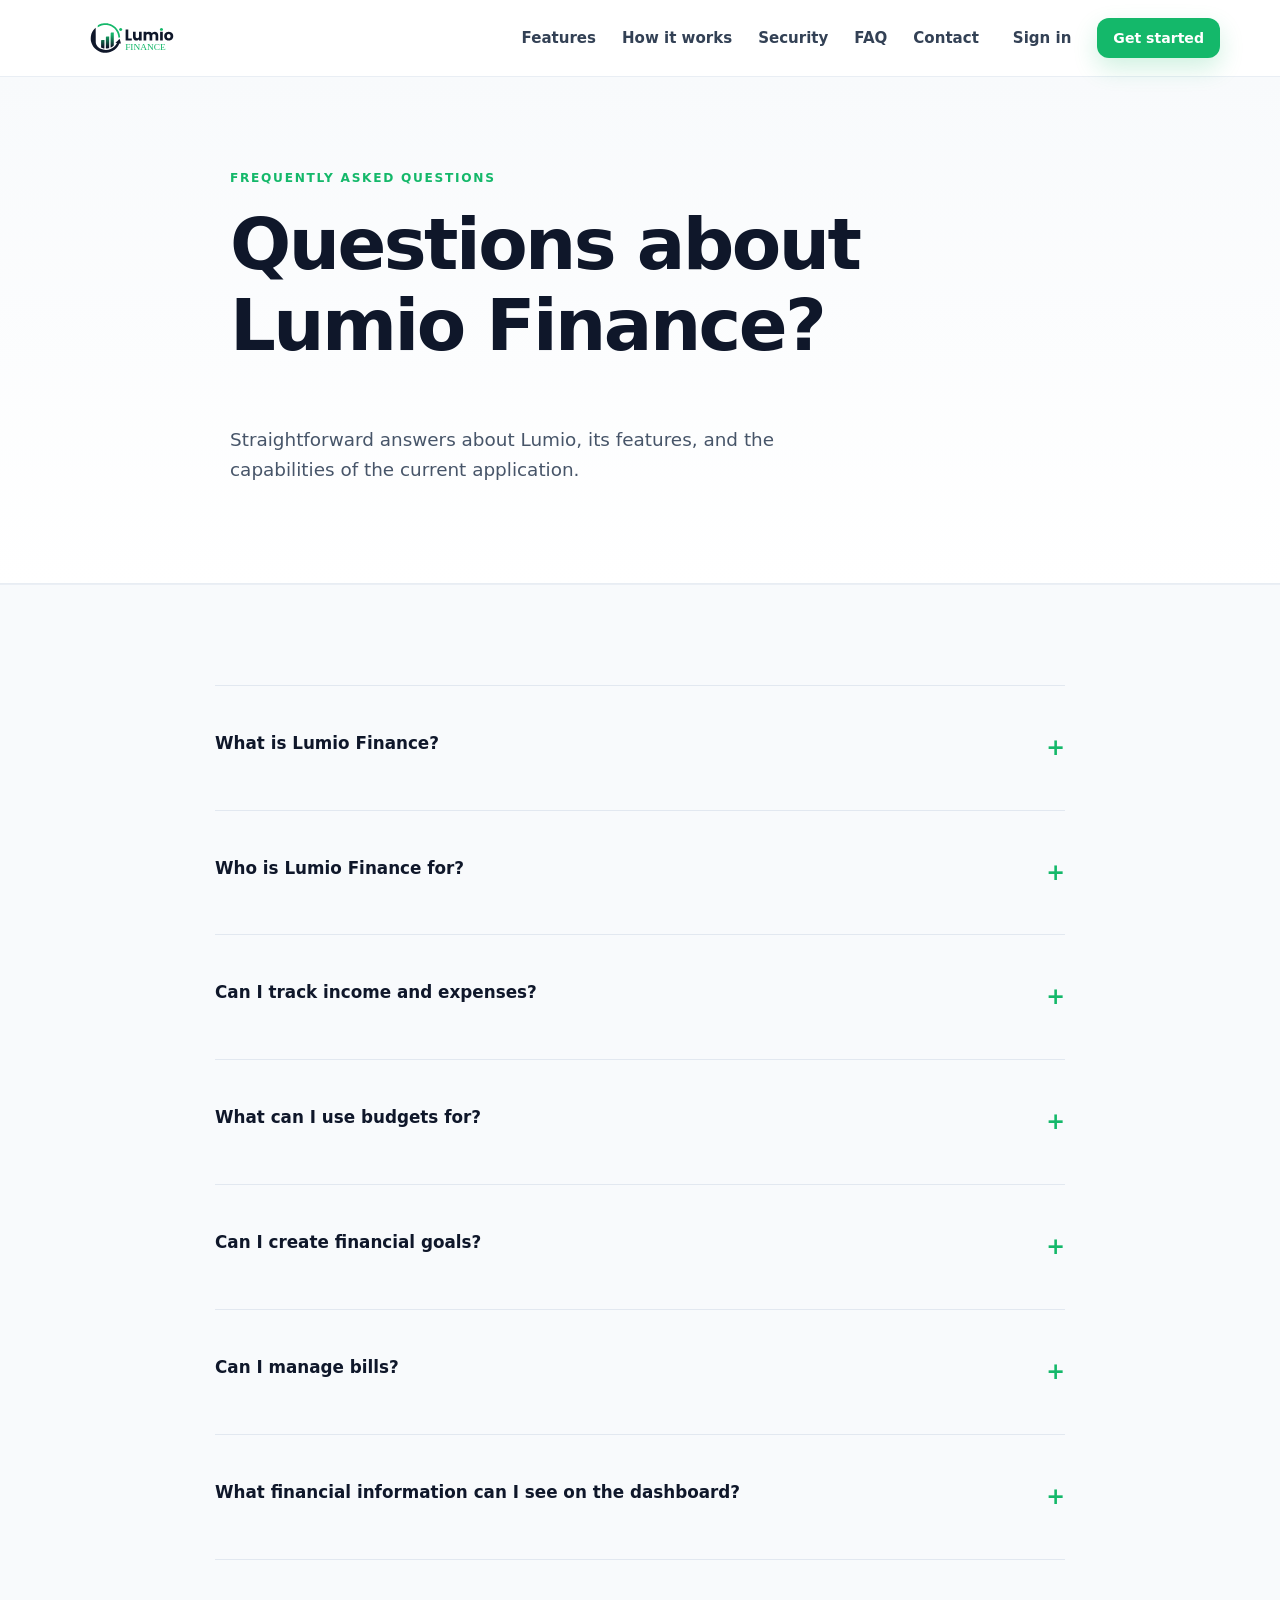
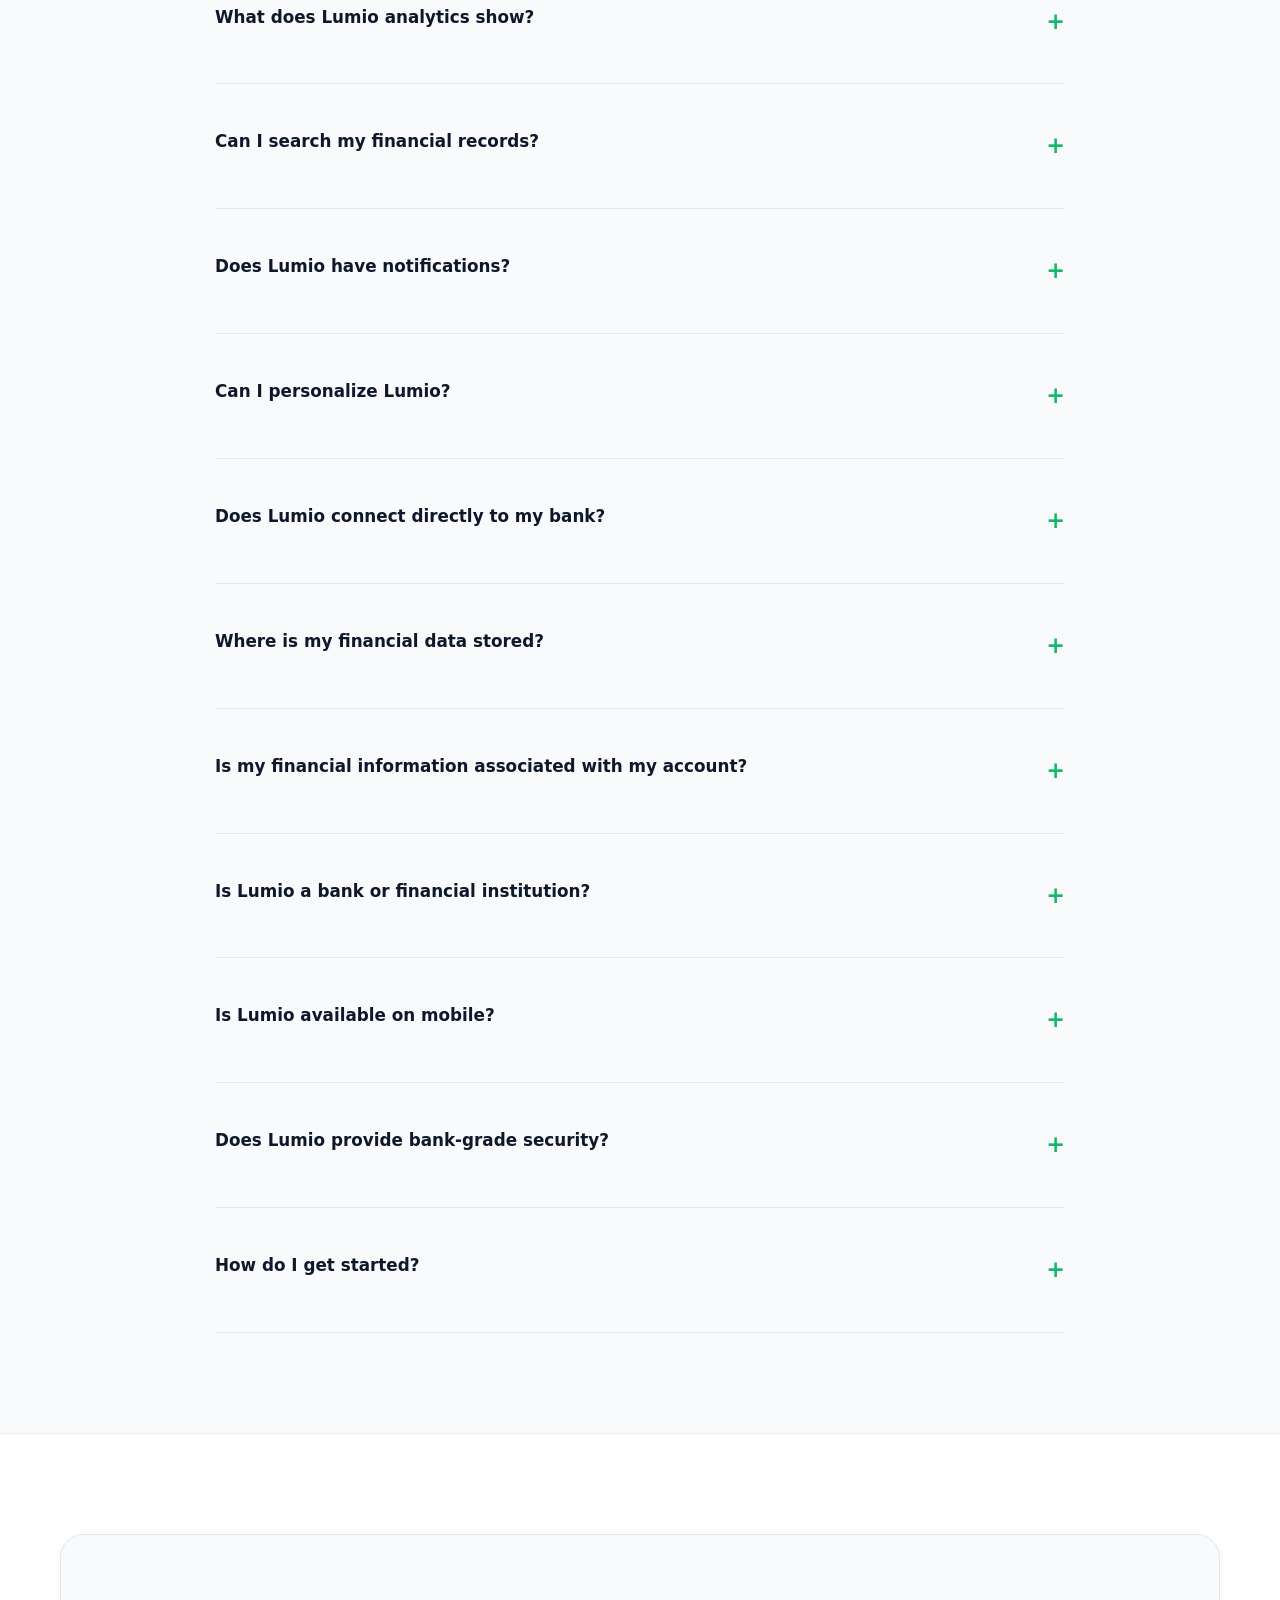
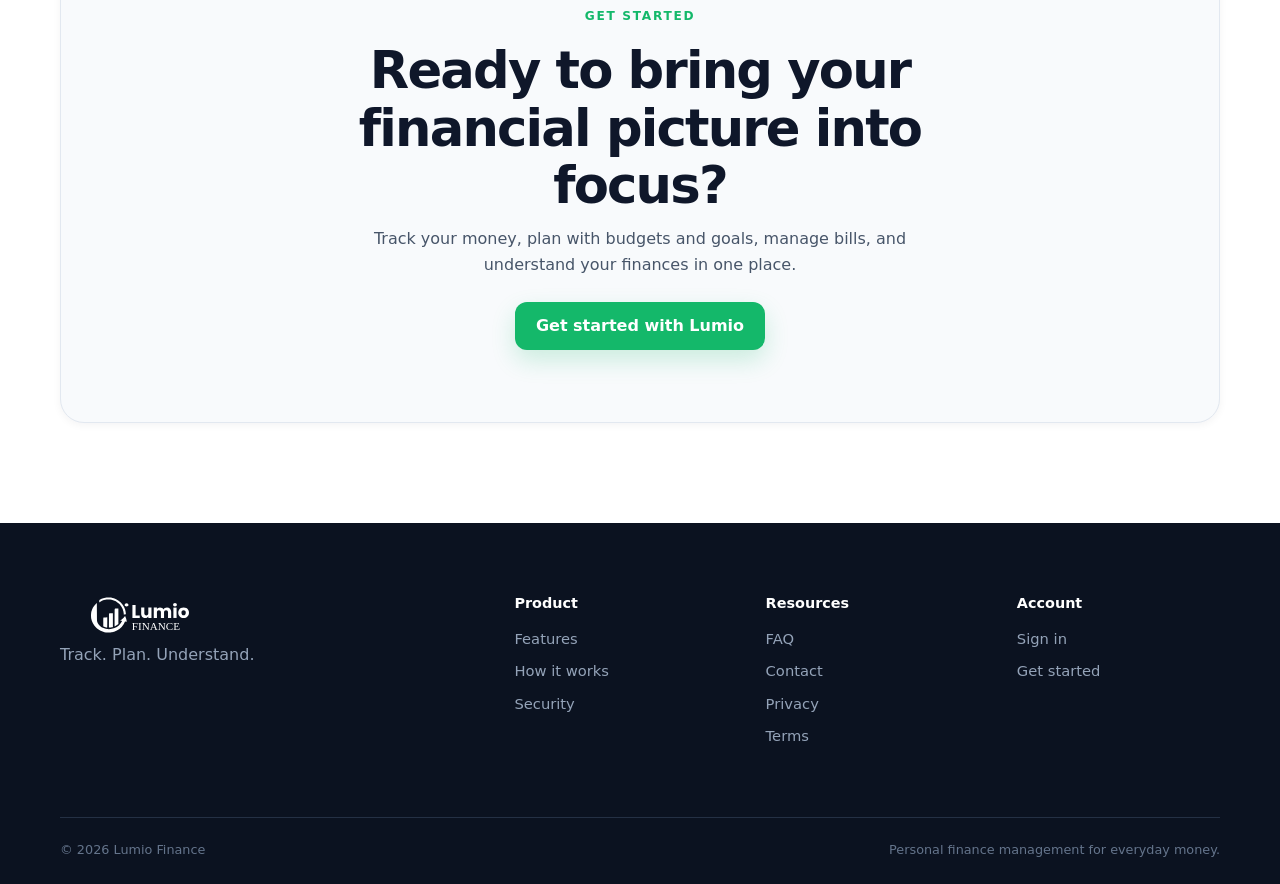
<file: faq.html>
<!doctype html>
<html lang="en">

<head>
<meta charset="utf-8">

<meta
    name="viewport"
    content="width=device-width, initial-scale=1"
>

<meta
    name="description"
    content="Find answers to common questions about Lumio Finance, including transactions, budgets, financial goals, bills, analytics, data storage, mobile access, and current product capabilities."
>

<meta
    name="theme-color"
    content="#0f172a"
>


<!-- =========================================================
     CANONICAL URL
========================================================== -->

<link
    rel="canonical"
    href="https://lumio-finance-web.netlify.app/faq.html"
>


<!-- =========================================================
     OPEN GRAPH / FACEBOOK / LINKEDIN / WHATSAPP
========================================================== -->

<meta
    property="og:title"
    content="Lumio Finance FAQ — Common Questions & Answers"
>

<meta
    property="og:description"
    content="Find answers to common questions about Lumio Finance, including transactions, budgets, goals, bills, analytics, data storage, mobile access, and current product capabilities."
>

<meta
    property="og:type"
    content="website"
>

<meta
    property="og:url"
    content="https://lumio-finance-web.netlify.app/faq.html"
>

<meta
    property="og:site_name"
    content="Lumio Finance"
>

<meta
    property="og:locale"
    content="en_US"
>

<meta
    property="og:image"
    content="https://lumio-finance-web.netlify.app/assets/social/lumio-social-preview.png"
>

<meta
    property="og:image:alt"
    content="Lumio Finance FAQ — Common Questions & Answers"
>

<meta
    property="og:image:type"
    content="image/png"
>

<meta
    property="og:image:width"
    content="1200"
>

<meta
    property="og:image:height"
    content="604"
>


<!-- =========================================================
     TWITTER / X CARD
========================================================== -->

<meta
    name="twitter:card"
    content="summary_large_image"
>

<meta
    name="twitter:title"
    content="Lumio Finance FAQ — Common Questions & Answers"
>

<meta
    name="twitter:description"
    content="Find answers to common questions about Lumio Finance, including transactions, budgets, goals, bills, analytics, data storage, mobile access, and current product capabilities."
>

<meta
    name="twitter:image"
    content="https://lumio-finance-web.netlify.app/assets/social/lumio-social-preview.png"
>

<meta
    name="twitter:image:alt"
    content="Lumio Finance FAQ — Common Questions & Answers"
>


<!-- =========================================================
     FAVICON
========================================================== -->

<link
    rel="icon"
    type="image/svg+xml"
    href="assets/brand/logos/favicon/favicon.svg"
>

<link
    rel="icon"
    type="image/png"
    sizes="32x32"
    href="assets/brand/logos/favicon/favicon-32x32.png"
>

<link
    rel="icon"
    type="image/png"
    sizes="16x16"
    href="assets/brand/logos/favicon/favicon-16x16.png"
>

<link
    rel="apple-touch-icon"
    href="assets/brand/logos/favicon/apple-touch-icon.png"
>


<!-- =========================================================
     TITLE / STYLES / JAVASCRIPT
========================================================== -->

<title>
    Lumio Finance FAQ — Common Questions & Answers
</title>

<link
    rel="stylesheet"
    href="css/main.css"
>

<script
    type="module"
    src="js/site.js"
></script>

</head>

<body>

<header class="site-header">
    <div class="container header-inner">

       <a
    class="brand"
    href="index.html"
    aria-label="Lumio Finance home"
>
    <span class="brand-mark">
        <img
            src="assets/brand/logos/lumio-logo.svg"
            alt="Lumio Finance"
        >
    </span>
</a>

        <button
            class="nav-toggle"
            type="button"
            aria-expanded="false"
            aria-controls="site-nav"
            data-nav-toggle
        >
            <span class="sr-only">
                Toggle navigation
            </span>

            <span></span>
            <span></span>
            <span></span>
        </button>

        <nav
            class="site-nav"
            id="site-nav"
            data-nav
        >
            <a href="features.html">Features</a>
            <a href="how-it-works.html">How it works</a>
            <a href="security.html">Security</a>
            <a href="faq.html">FAQ</a>

          <a href="contact.html">Contact</a>

            <a
                class="nav-signin"
                href="https://lumio-finance.netlify.app/#/login"
            >
                Sign in
            </a>

            <a
                class="button button-primary button-small"
                href="https://lumio-finance.netlify.app/#/register"
            >
                Get started
            </a>
        </nav>

    </div>
</header>


<main>

    <!-- =========================================================
         PAGE HERO
         ========================================================= -->

    <section class="page-hero">

        <div class="container narrow reveal">

            <p class="eyebrow">
                FREQUENTLY ASKED QUESTIONS
            </p>

            <h1>
                Questions about Lumio Finance?
            </h1>

            <p class="hero-lead">
                Straightforward answers about Lumio, its features,
                and the capabilities of the current application.
            </p>

        </div>

    </section>


    <!-- =========================================================
         FAQ
         ========================================================= -->

    <section class="section section-soft">

        <div
            class="container faq-list"
            data-faq
        >

            <details class="reveal">

                <summary>
                    What is Lumio Finance?
                </summary>

                <p>
                    Lumio Finance is a personal finance management
                    application designed to help you understand,
                    organize, and manage your money in one place.
                </p>

                <p>
                    It brings income, expenses, budgets, financial
                    goals, bills, notifications, search, and financial
                    analytics into a single workspace.
                </p>

            </details>


            <details class="reveal">

                <summary>
                    Who is Lumio Finance for?
                </summary>

                <p>
                    Lumio is designed for individuals managing everyday
                    finances, professionals and employees tracking salary
                    and recurring expenses, freelancers and side-hustle
                    earners managing multiple income sources, and people
                    working toward financial goals.
                </p>

            </details>


            <details class="reveal">

                <summary>
                    Can I track income and expenses?
                </summary>

                <p>
                    Yes. Transactions are a core part of Lumio.
                    You can record income and expenses with amounts,
                    dates, categories, descriptions, and notes.
                </p>

            </details>


            <details class="reveal">

                <summary>
                    What can I use budgets for?
                </summary>

                <p>
                    Lumio lets you create budgets for areas such as
                    housing, food, transport, utilities, shopping,
                    and healthcare.
                </p>

                <p>
                    You can monitor the budgeted amount, spending,
                    remaining amount, and utilization. Budget spending
                    is synchronized with relevant transactions.
                </p>

            </details>


            <details class="reveal">

                <summary>
                    Can I create financial goals?
                </summary>

                <p>
                    Yes. You can create savings goals with target amounts
                    and monitor your progress toward those targets.
                </p>

            </details>


            <details class="reveal">

                <summary>
                    Can I manage bills?
                </summary>

                <p>
                    Yes. The Bills feature is designed to help you track
                    recurring and upcoming bills, including amounts,
                    categories, due dates, and payment status.
                </p>

            </details>


            <details class="reveal">

                <summary>
                    What financial information can I see on the dashboard?
                </summary>

                <p>
                    Lumio's financial summary can include income, expenses,
                    balance, savings, average income, average expense,
                    largest income, largest expense, and savings rate.
                </p>

            </details>


            <details class="reveal">

                <summary>
                    What does Lumio analytics show?
                </summary>

                <p>
                    Analytics provides deeper views of your recorded
                    financial information, including cash flow, income
                    composition, expense composition, savings trends,
                    and budget performance.
                </p>

            </details>


            <details class="reveal">

                <summary>
                    Can I search my financial records?
                </summary>

                <p>
                    Yes. Lumio includes global search across transactions,
                    budgets, bills, and financial goals.
                </p>

            </details>


            <details class="reveal">

                <summary>
                    Does Lumio have notifications?
                </summary>

                <p>
                    Yes. Lumio provides a centralized notification
                    experience for relevant financial events and
                    application activity.
                </p>

                <p>
                    Notification preferences can be managed through
                    the application's settings.
                </p>

            </details>


            <details class="reveal">

                <summary>
                    Can I personalize Lumio?
                </summary>

                <p>
                    Yes. Application settings include currency,
                    timezone, notification preferences, and theme
                    settings, including dark theme support.
                </p>

            </details>


            <details class="reveal">

                <summary>
                    Does Lumio connect directly to my bank?
                </summary>

                <p>
                    Not in the current application architecture.
                    Lumio currently does not provide direct bank
                    synchronization.
                </p>

                <p>
                    The public website should not imply bank connectivity
                    until that capability is implemented and verified.
                </p>

            </details>


            <details class="reveal">

                <summary>
                    Where is my financial data stored?
                </summary>

                <p>
                    The current Lumio V1 application uses browser-based,
                    client-side data storage. Financial records are
                    currently stored through browser storage rather than
                    a production cloud database.
                </p>

                <p>
                    The data-storage model will need to be updated on
                    this page when a production backend architecture
                    is implemented.
                </p>

            </details>


            <details class="reveal">

                <summary>
                    Is my financial information associated with my account?
                </summary>

                <p>
                    Yes. The current application is designed around
                    associating authenticated financial records with
                    the relevant user account.
                </p>

                <p>
                    The V1 implementation has also been tested with
                    separate accounts using shared browser storage,
                    with each account retaining its own financial data.
                </p>

            </details>


            <details class="reveal">

                <summary>
                    Is Lumio a bank or financial institution?
                </summary>

                <p>
                    No. Lumio is a personal finance management
                    application. It is not a bank, investment platform,
                    or financial institution.
                </p>

            </details>


            <details class="reveal">

                <summary>
                    Is Lumio available on mobile?
                </summary>

                <p>
                    Lumio is designed as a responsive web experience
                    that can be used across supported screen sizes.
                </p>

                <p>
                    A dedicated native mobile application should only
                    be advertised if and when one is released.
                </p>

            </details>


            <details class="reveal">

                <summary>
                    Does Lumio provide bank-grade security?
                </summary>

                <p>
                    Lumio does not make “bank-grade security” claims.
                    The current V1 application uses a browser-based
                    client-side architecture and should be described
                    according to its actual capabilities.
                </p>

                <p>
                    Security documentation will evolve as the product's
                    architecture develops.
                </p>

            </details>


            <details class="reveal">

                <summary>
                    How do I get started?
                </summary>

                <p>
                    Create a Lumio account, add your income, record
                    expenses, create budgets, add financial goals,
                    add bills, and then use the dashboard and analytics
                    to review your financial picture.
                </p>

            </details>

        </div>

    </section>


    <!-- =========================================================
         CTA
         ========================================================= -->

    <section class="section">

        <div class="container cta-card reveal">

            <p class="eyebrow">
                GET STARTED
            </p>

            <h2>
                Ready to bring your financial picture into focus?
            </h2>

            <p>
                Track your money, plan with budgets and goals,
                manage bills, and understand your finances in one place.
            </p>

            <a
                class="button button-primary"
                href="https://lumio-finance.netlify.app/#/register"
            >
                Get started with Lumio
            </a>

        </div>

    </section>

</main>


<footer class="site-footer">

    <div class="container footer-grid">

        <div>

           <a
    class="brand footer-brand"
    href="index.html"
    aria-label="Lumio Finance home"
>
    <span class="brand-mark">
        <img
            src="assets/brand/logos/lumio-logo-dark.svg"
            alt="Lumio Finance"
        >
    </span>
</a>
            <p>
                Track. Plan. Understand.
            </p>

        </div>


        <div>

            <h3>
                Product
            </h3>

            <a href="features.html">
                Features
            </a>

            <a href="how-it-works.html">
                How it works
            </a>

            <a href="security.html">
                Security
            </a>

        </div>


        <div>

            <h3>
                Resources
            </h3>

            <a href="faq.html">
                FAQ
            </a>

          <a href="contact.html">Contact</a>

            <a href="privacy.html">
                Privacy
            </a>

            <a href="terms.html">
                Terms
            </a>

        </div>


        <div>

            <h3>
                Account
            </h3>

            <a href="https://lumio-finance.netlify.app/#/login">
                Sign in
            </a>

            <a href="https://lumio-finance.netlify.app/#/register">
                Get started
            </a>

        </div>

    </div>


    <div class="container footer-bottom">

        <span>
            © 2026 Lumio Finance
        </span>

        <span>
            Personal finance management for everyday money.
        </span>

    </div>

</footer>

</body>
</html>
</file>
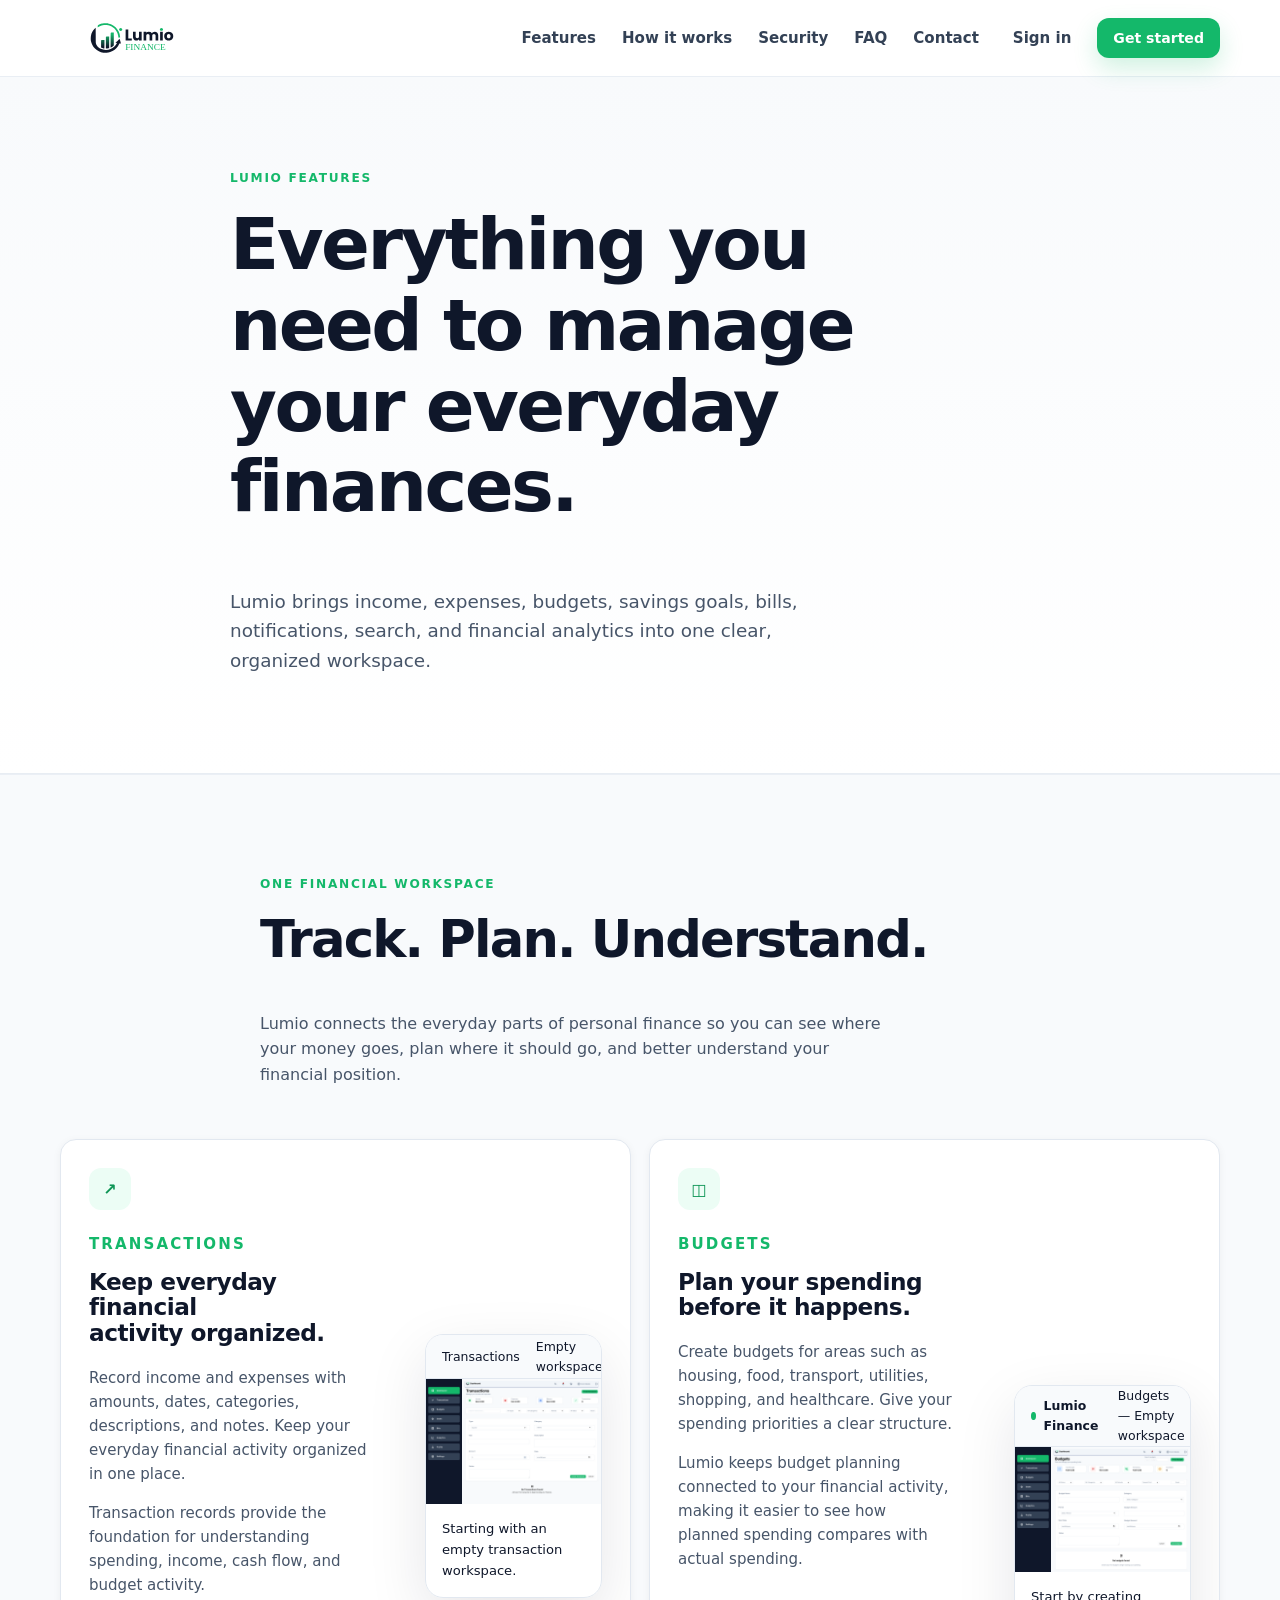
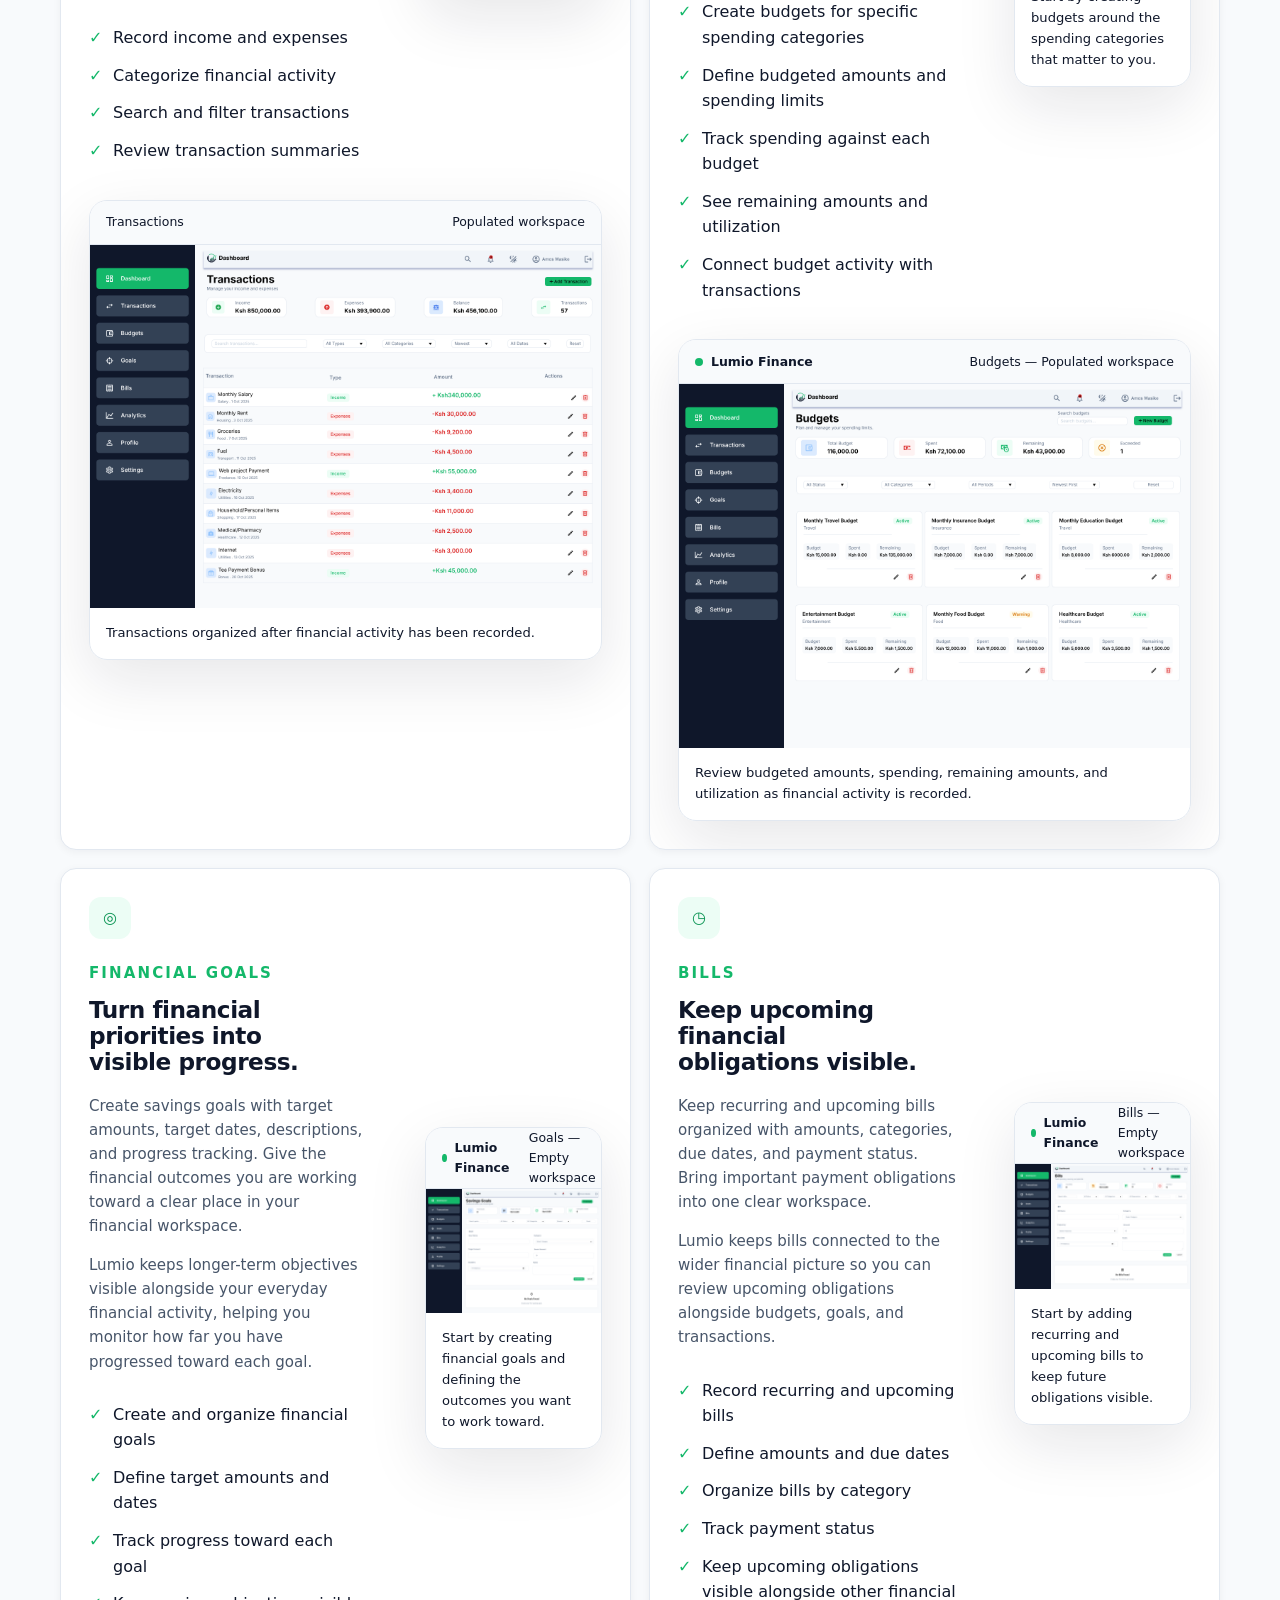
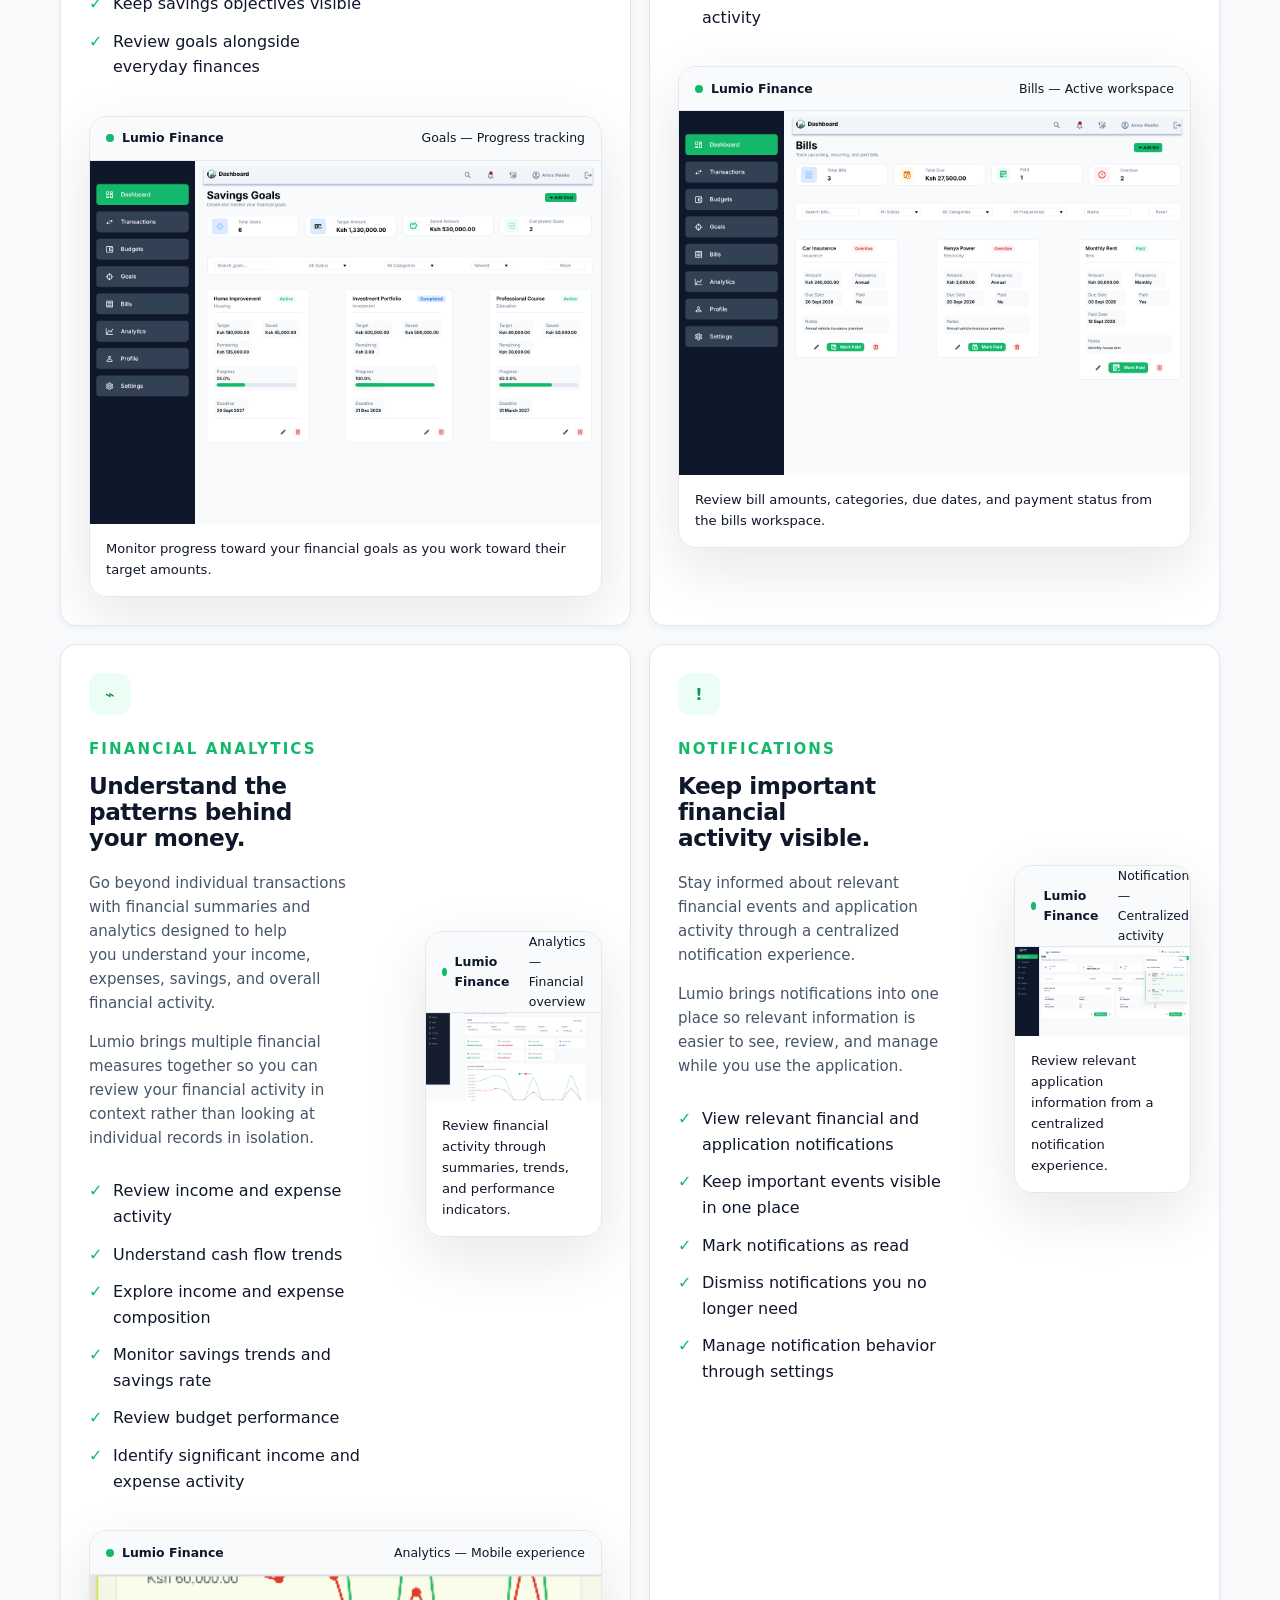
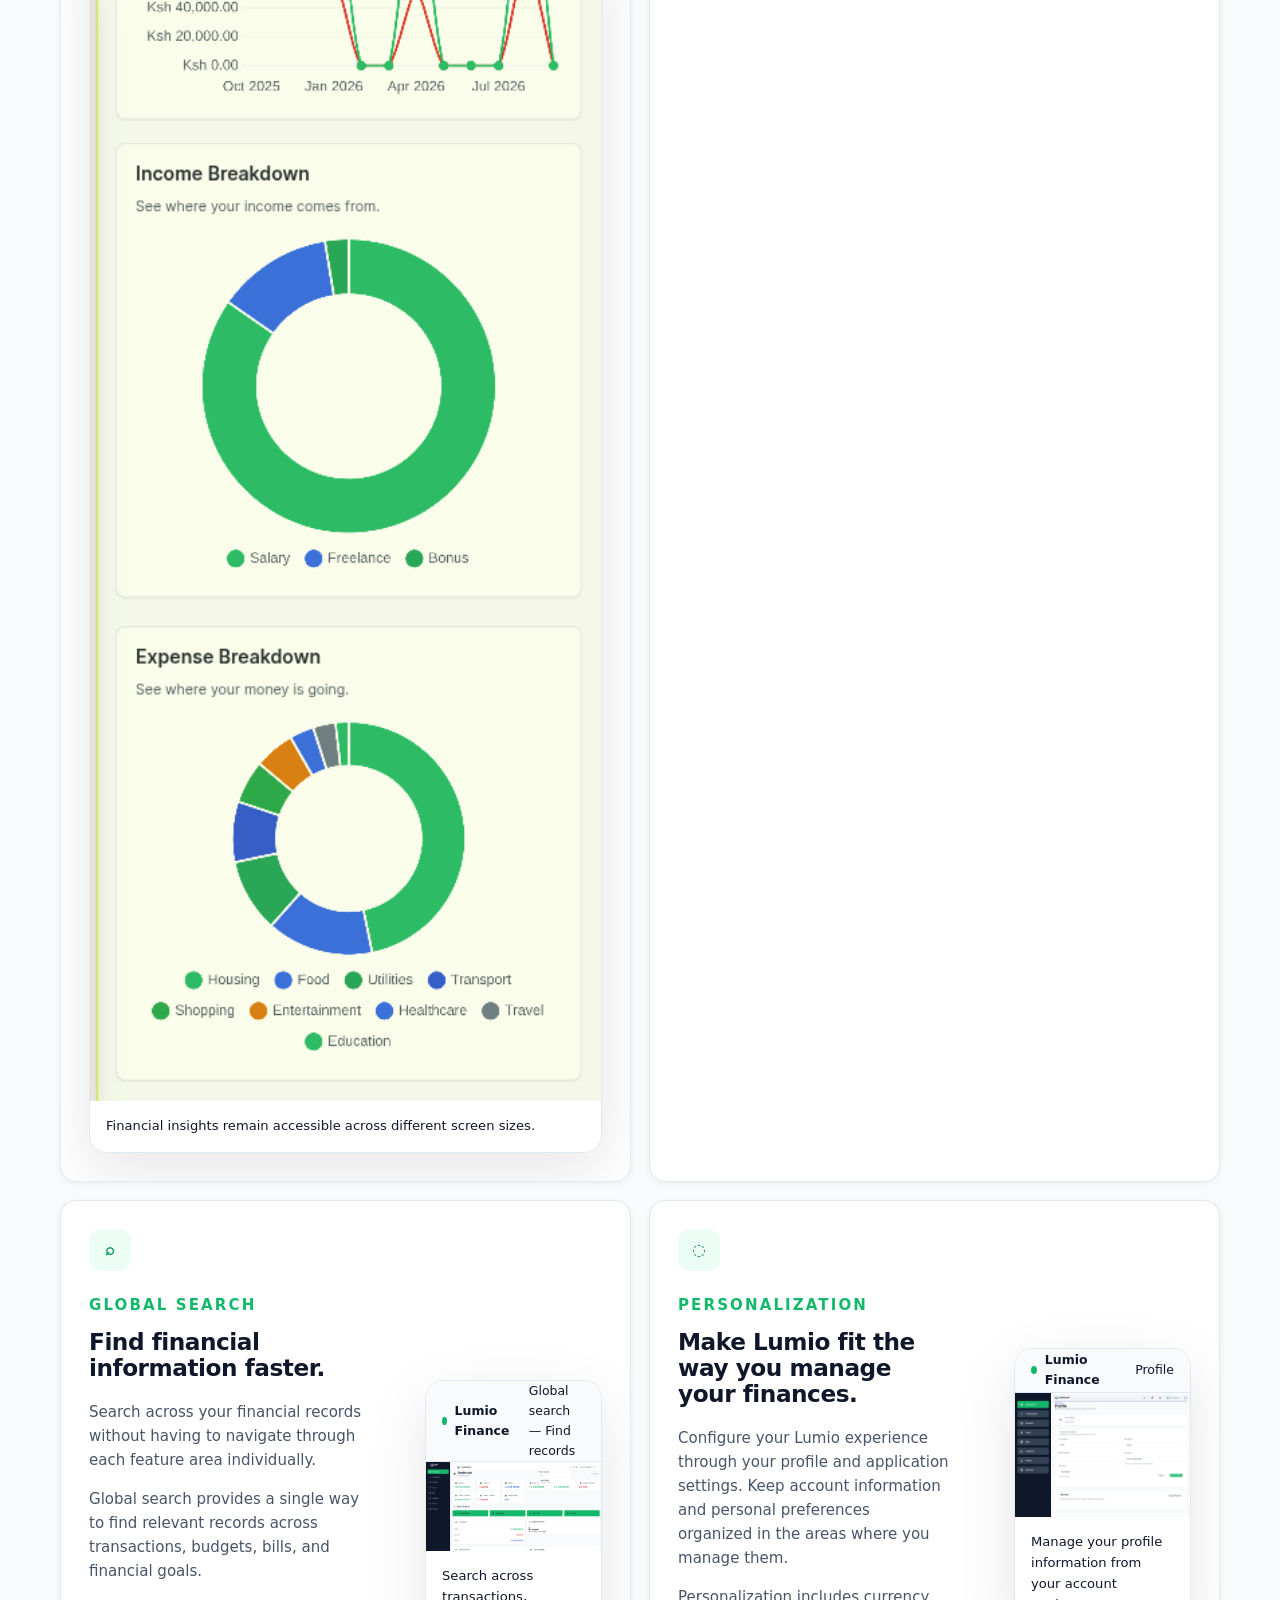
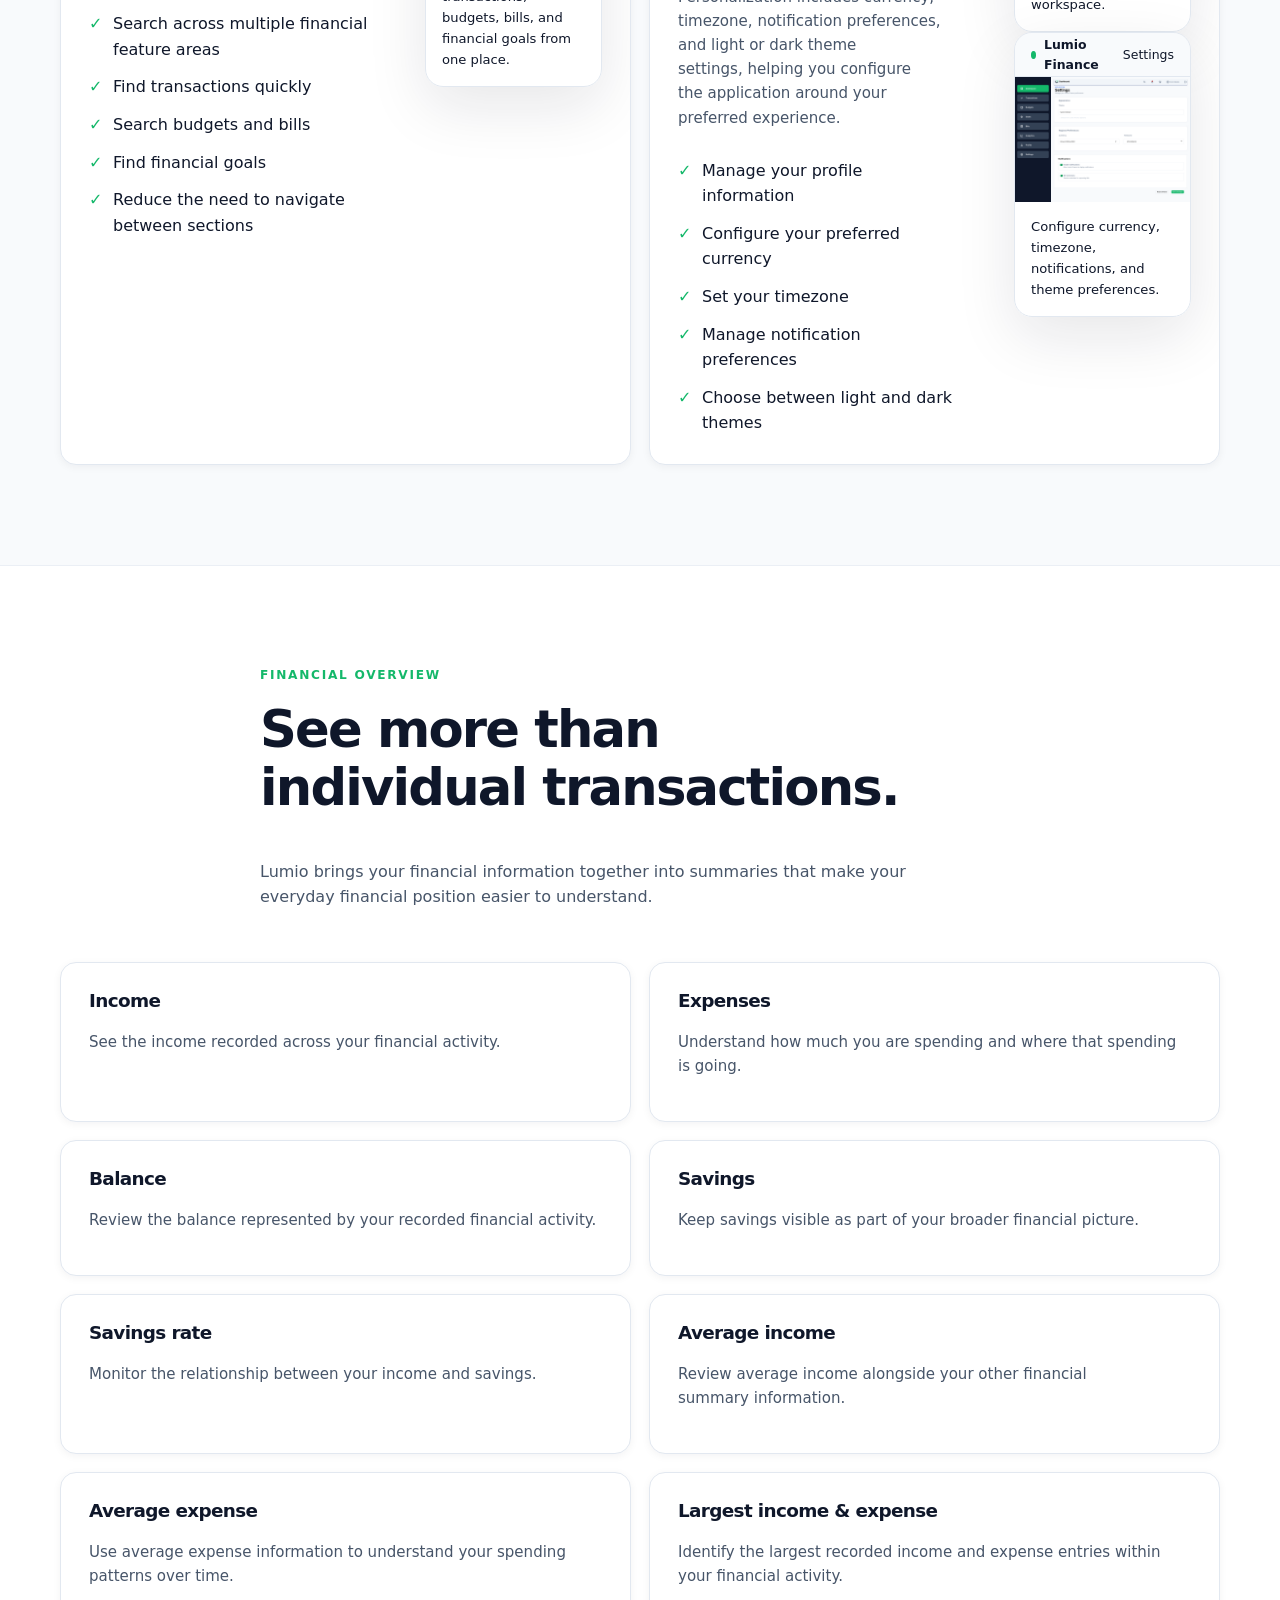
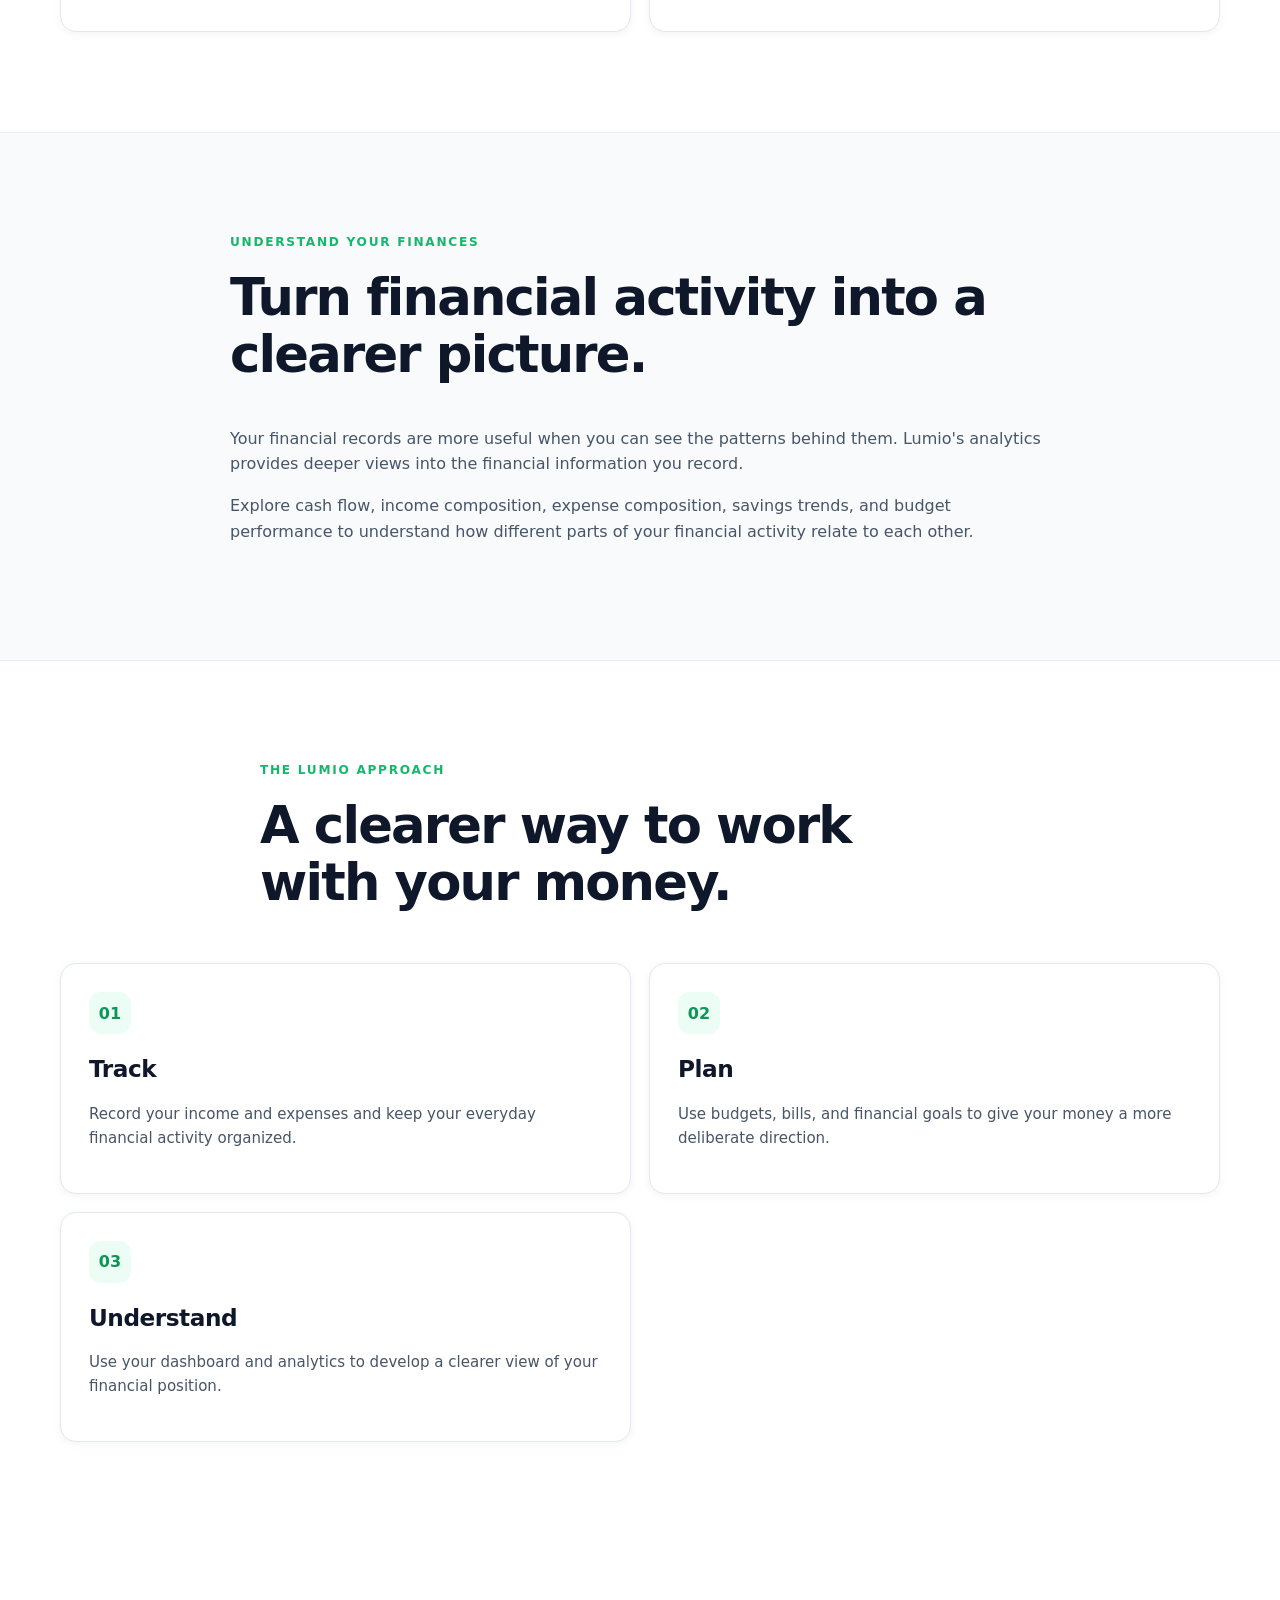
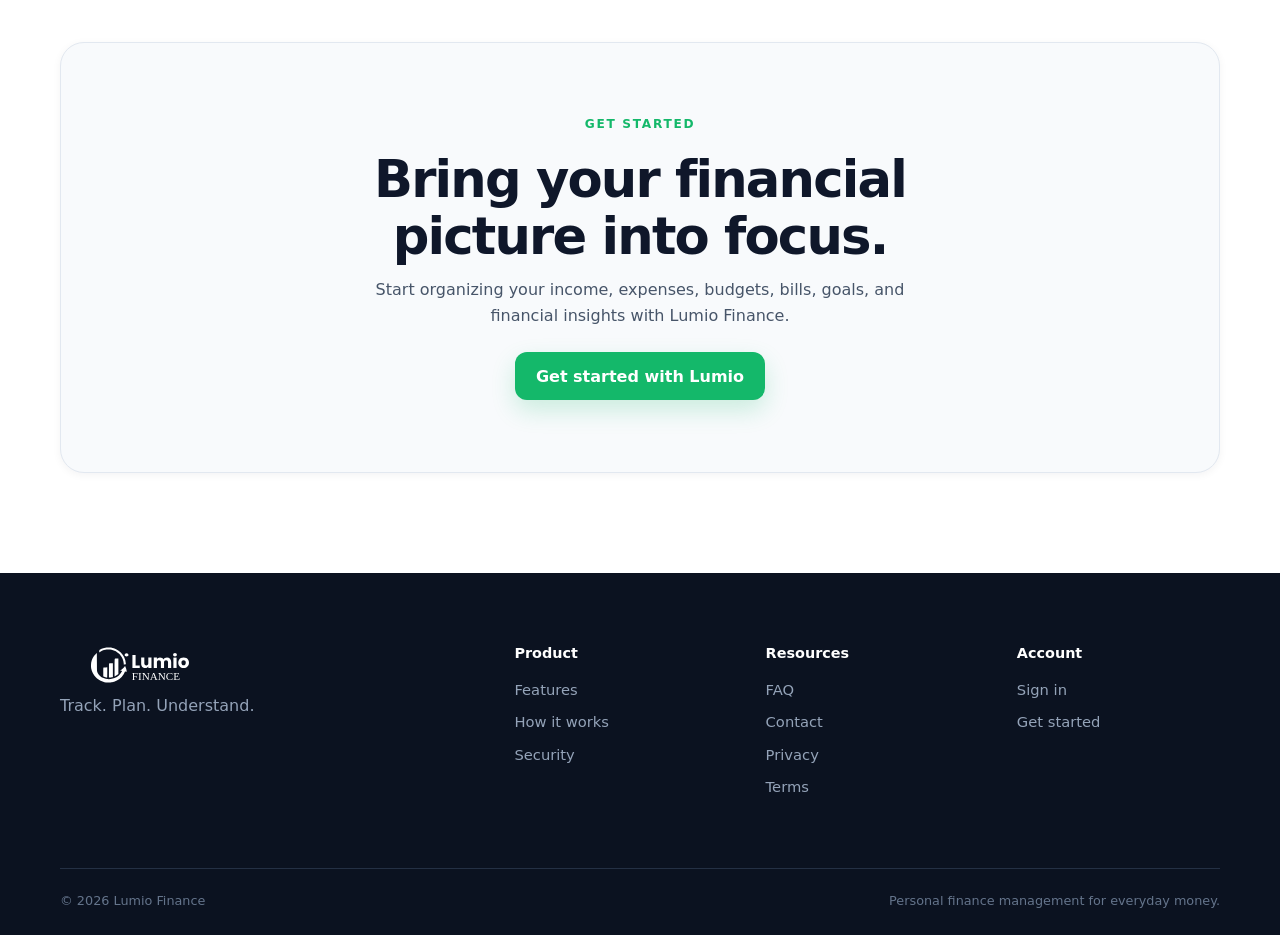
<file: features.html>
<!doctype html>
<html lang="en">

<head>

<meta charset="utf-8">

<meta
    name="viewport"
    content="width=device-width, initial-scale=1"
>

<meta
    name="description"
    content="Explore Lumio Finance features for tracking income and expenses, managing budgets, setting financial goals, managing bills, understanding your finances, staying informed, searching records, and personalizing your experience."
>

<meta
    name="theme-color"
    content="#0f172a"
>


<!-- =========================================================
     CANONICAL URL
========================================================== -->

<link
    rel="canonical"
    href="https://lumio-finance-web.netlify.app/features.html"
>


<!-- =========================================================
     OPEN GRAPH / FACEBOOK / LINKEDIN / WHATSAPP
========================================================== -->

<meta
    property="og:title"
    content="Lumio Finance Features — Track. Plan. Understand."
>

<meta
    property="og:description"
    content="Explore Lumio Finance features for tracking income and expenses, managing budgets, setting goals, managing bills, and understanding your finances."
>

<meta
    property="og:type"
    content="website"
>

<meta
    property="og:url"
    content="https://lumio-finance-web.netlify.app/features.html"
>

<meta
    property="og:site_name"
    content="Lumio Finance"
>

<meta
    property="og:locale"
    content="en_US"
>

<meta
    property="og:image"
    content="https://lumio-finance-web.netlify.app/assets/social/lumio-social-preview.png"
>

<meta
    property="og:image:alt"
    content="Lumio Finance Features — Track. Plan. Understand."
>

<meta
    property="og:image:type"
    content="image/png"
>

<meta
    property="og:image:width"
    content="1200"
>

<meta
    property="og:image:height"
    content="604"
>


<!-- =========================================================
     TWITTER / X CARD
========================================================== -->

<meta
    name="twitter:card"
    content="summary_large_image"
>

<meta
    name="twitter:title"
    content="Lumio Finance Features — Track. Plan. Understand."
>

<meta
    name="twitter:description"
    content="Explore Lumio Finance features for managing income, expenses, budgets, goals, bills, analytics, notifications, search, and personalization."
>

<meta
    name="twitter:image"
    content="https://lumio-finance-web.netlify.app/assets/social/lumio-social-preview.png"
>

<meta
    name="twitter:image:alt"
    content="Lumio Finance Features — Track. Plan. Understand."
>


<!-- =========================================================
     FAVICON
========================================================== -->

<link
    rel="icon"
    type="image/svg+xml"
    href="assets/brand/logos/favicon/favicon.svg"
>

<link
    rel="icon"
    type="image/png"
    sizes="32x32"
    href="assets/brand/logos/favicon/favicon-32x32.png"
>

<link
    rel="icon"
    type="image/png"
    sizes="16x16"
    href="assets/brand/logos/favicon/favicon-16x16.png"
>

<link
    rel="apple-touch-icon"
    href="assets/brand/logos/favicon/apple-touch-icon.png"
>


<!-- =========================================================
     TITLE / STYLES / JAVASCRIPT
========================================================== -->

<title>
    Lumio Finance Features — Track. Plan. Understand.
</title>

<link
    rel="stylesheet"
    href="css/main.css"
>

<script
    type="module"
    src="js/site.js"
></script>

</head>


<body>

<header class="site-header">
    <div class="container header-inner">

      <a
    class="brand"
    href="index.html"
    aria-label="Lumio Finance home"
>
    <span class="brand-mark">
        <img
            src="assets/brand/logos/lumio-logo.svg"
            alt="Lumio Finance"
        >
    </span>
</a>

        <button
            class="nav-toggle"
            type="button"
            aria-expanded="false"
            aria-controls="site-nav"
            data-nav-toggle
        >
            <span class="sr-only">
                Toggle navigation
            </span>

            <span></span>
            <span></span>
            <span></span>
        </button>

        <nav
            class="site-nav"
            id="site-nav"
            data-nav
        >
            <a href="features.html">Features</a>
            <a href="how-it-works.html">How it works</a>
            <a href="security.html">Security</a>
            <a href="faq.html">FAQ</a>

          <a href="contact.html">Contact</a>

            <a
                class="nav-signin"
                href="https://lumio-finance.netlify.app/#/login"
            >
                Sign in
            </a>

            <a
                class="button button-primary button-small"
                href="https://lumio-finance.netlify.app/#/register"
            >
                Get started
            </a>
        </nav>

    </div>
</header>


<main>

    <!-- =========================================================
         PAGE HERO
         ========================================================= -->

    <section class="page-hero">

        <div class="container narrow reveal">

            <p class="eyebrow">
                LUMIO FEATURES
            </p>

            <h1>
                Everything you need to manage your everyday finances.
            </h1>

            <p class="hero-lead">
                Lumio brings income, expenses, budgets, savings goals,
                bills, notifications, search, and financial analytics
                into one clear, organized workspace.
            </p>

        </div>

    </section>


    <!-- =========================================================
         FEATURE OVERVIEW
         ========================================================= -->

    <section class="section section-soft">

        <div class="container">

            <div class="section-heading reveal">

                <p class="eyebrow">
                    ONE FINANCIAL WORKSPACE
                </p>

                <h2>
                    Track. Plan. Understand.
                </h2>

                <p>
                    Lumio connects the everyday parts of personal finance
                    so you can see where your money goes, plan where it
                    should go, and better understand your financial position.
                </p>

            </div>


            <div class="feature-detail-grid">

              <!-- =========================================================
     TRANSACTIONS
========================================================== -->

<article
    class="detail-card detail-case-study reveal"
    id="transactions"
>

    <div class="case-study-content">

        <div class="case-study-copy">

            <span
                class="feature-icon"
                aria-hidden="true"
            >
                ↗
            </span>

            <p class="eyebrow">
                TRANSACTIONS
            </p>

            <h2>
                Keep everyday financial activity organized.
            </h2>

            <p>
                Record income and expenses with amounts, dates,
                categories, descriptions, and notes. Keep your
                everyday financial activity organized in one place.
            </p>

            <p>
                Transaction records provide the foundation for
                understanding spending, income, cash flow, and
                budget activity.
            </p>

            <ul class="case-study-list">
                <li>
                    Record income and expenses
                </li>

                <li>
                    Categorize financial activity
                </li>

                <li>
                    Search and filter transactions
                </li>

                <li>
                    Review transaction summaries
                </li>
            </ul>

        </div>


        <div class="case-study-visual">

            <figure class="product-screen">

                <div class="product-screen-bar">

                    <span>
                        Transactions
                    </span>

                    <span>
                        Empty workspace
                    </span>

                </div>

                <div class="product-screen-image">

                    <img
                        src="assets/screenshots/transaction-empty-desktop.png"
                        alt="Lumio Finance Transactions screen showing an empty transaction workspace"
                        loading="lazy"
                    >

                </div>

                <figcaption>
                    Starting with an empty transaction workspace.
                </figcaption>

            </figure>

        </div>

    </div>


    <div class="case-study-secondary">

        <figure class="product-screen">

            <div class="product-screen-bar">

                <span>
                    Transactions
                </span>

                <span>
                    Populated workspace
                </span>

            </div>

            <div class="product-screen-image">

                <img
                    src="assets/screenshots/transaction-populated-desktop.png"
                    alt="Lumio Finance Transactions screen showing recorded income and expenses"
                    loading="lazy"
                >

            </div>

            <figcaption>
                Transactions organized after financial activity
                has been recorded.
            </figcaption>

        </figure>

    </div>

</article>


              
<!-- =========================================================
     BUDGETS
========================================================== -->

<article
    class="detail-card detail-case-study reveal"
    id="budgets"
>

    <div class="case-study-content">

        <div class="case-study-copy">

            <span
                class="feature-icon"
                aria-hidden="true"
            >
                ◫
            </span>

            <p class="eyebrow">
                BUDGETS
            </p>

            <h2>
                Plan your spending before it happens.
            </h2>

            <p>
                Create budgets for areas such as housing, food,
                transport, utilities, shopping, and healthcare.
                Give your spending priorities a clear structure.
            </p>

            <p>
                Lumio keeps budget planning connected to your
                financial activity, making it easier to see how
                planned spending compares with actual spending.
            </p>

            <ul class="case-study-list">

                <li>
                    Create budgets for specific spending categories
                </li>

                <li>
                    Define budgeted amounts and spending limits
                </li>

                <li>
                    Track spending against each budget
                </li>

                <li>
                    See remaining amounts and utilization
                </li>

                <li>
                    Connect budget activity with transactions
                </li>

            </ul>

        </div>


        <div class="case-study-visual">

            <figure class="product-screen">

                <div class="product-screen-bar">

                    <div class="product-screen-title">

                        <span
                            class="product-screen-dot"
                            aria-hidden="true"
                        ></span>

                        <span>
                            Lumio Finance
                        </span>

                    </div>

                    <span class="product-screen-label">
                        Budgets — Empty workspace
                    </span>

                </div>

                <div class="product-screen-image">

                    <img
                        src="assets/screenshots/budgets-empty-desktop.png"
                        alt="Lumio Finance Budgets screen showing an empty budget workspace"
                        loading="lazy"
                    >

                </div>

                <figcaption>
                    Start by creating budgets around the spending
                    categories that matter to you.
                </figcaption>

            </figure>

        </div>

    </div>


    <!-- Populated budget experience -->

    <div class="case-study-secondary">

        <figure class="product-screen">

            <div class="product-screen-bar">

                <div class="product-screen-title">

                    <span
                        class="product-screen-dot"
                        aria-hidden="true"
                    ></span>

                    <span>
                        Lumio Finance
                    </span>

                </div>

                <span class="product-screen-label">
                    Budgets — Populated workspace
                </span>

            </div>

            <div class="product-screen-image">

                <img
                    src="assets/screenshots/budgets-populated-desktop.png"
                    alt="Lumio Finance Budgets screen showing budgets and spending progress"
                    loading="lazy"
                >

            </div>

            <figcaption>
                Review budgeted amounts, spending, remaining amounts,
                and utilization as financial activity is recorded.
            </figcaption>

        </figure>

    </div>

</article>

<!-- =========================================================
     FINANCIAL GOALS
========================================================== -->

<article
    class="detail-card detail-case-study reveal"
    id="goals"
>

    <div class="case-study-content">

        <div class="case-study-copy">

            <span
                class="feature-icon"
                aria-hidden="true"
            >
                ◎
            </span>

            <p class="eyebrow">
                FINANCIAL GOALS
            </p>

            <h2>
                Turn financial priorities into visible progress.
            </h2>

            <p>
                Create savings goals with target amounts, target
                dates, descriptions, and progress tracking. Give
                the financial outcomes you are working toward a
                clear place in your financial workspace.
            </p>

            <p>
                Lumio keeps longer-term objectives visible alongside
                your everyday financial activity, helping you monitor
                how far you have progressed toward each goal.
            </p>

            <ul class="case-study-list">

                <li>
                    Create and organize financial goals
                </li>

                <li>
                    Define target amounts and dates
                </li>

                <li>
                    Track progress toward each goal
                </li>

                <li>
                    Keep savings objectives visible
                </li>

                <li>
                    Review goals alongside everyday finances
                </li>

            </ul>

        </div>


        <div class="case-study-visual">

            <figure class="product-screen">

                <div class="product-screen-bar">

                    <div class="product-screen-title">

                        <span
                            class="product-screen-dot"
                            aria-hidden="true"
                        ></span>

                        <span>
                            Lumio Finance
                        </span>

                    </div>

                    <span class="product-screen-label">
                        Goals — Empty workspace
                    </span>

                </div>

                <div class="product-screen-image">

                    <img
                        src="assets/screenshots/goals-empty-desktop.png"
                        alt="Lumio Finance Goals screen showing an empty financial goals workspace"
                        loading="lazy"
                    >

                </div>

                <figcaption>
                    Start by creating financial goals and defining
                    the outcomes you want to work toward.
                </figcaption>

            </figure>

        </div>

    </div>


    <!-- Populated goals experience -->

    <div class="case-study-secondary">

        <figure class="product-screen">

            <div class="product-screen-bar">

                <div class="product-screen-title">

                    <span
                        class="product-screen-dot"
                        aria-hidden="true"
                    ></span>

                    <span>
                        Lumio Finance
                    </span>

                </div>

                <span class="product-screen-label">
                    Goals — Progress tracking
                </span>

            </div>

            <div class="product-screen-image">

                <img
                    src="assets/screenshots/goals-populated-desktop.png"
                    alt="Lumio Finance Goals screen showing financial goals and progress"
                    loading="lazy"
                >

            </div>

            <figcaption>
                Monitor progress toward your financial goals as you
                work toward their target amounts.
            </figcaption>

        </figure>

    </div>

</article>


               
<!-- =========================================================
     BILLS
========================================================== -->

<article
    class="detail-card detail-case-study reveal"
    id="bills"
>

    <div class="case-study-content">

        <div class="case-study-copy">

            <span
                class="feature-icon"
                aria-hidden="true"
            >
                ◷
            </span>

            <p class="eyebrow">
                BILLS
            </p>

            <h2>
                Keep upcoming financial obligations visible.
            </h2>

            <p>
                Keep recurring and upcoming bills organized with
                amounts, categories, due dates, and payment status.
                Bring important payment obligations into one clear
                workspace.
            </p>

            <p>
                Lumio keeps bills connected to the wider financial
                picture so you can review upcoming obligations
                alongside budgets, goals, and transactions.
            </p>

            <ul class="case-study-list">

                <li>
                    Record recurring and upcoming bills
                </li>

                <li>
                    Define amounts and due dates
                </li>

                <li>
                    Organize bills by category
                </li>

                <li>
                    Track payment status
                </li>

                <li>
                    Keep upcoming obligations visible alongside
                    other financial activity
                </li>

            </ul>

        </div>


        <div class="case-study-visual">

            <figure class="product-screen">

                <div class="product-screen-bar">

                    <div class="product-screen-title">

                        <span
                            class="product-screen-dot"
                            aria-hidden="true"
                        ></span>

                        <span>
                            Lumio Finance
                        </span>

                    </div>

                    <span class="product-screen-label">
                        Bills — Empty workspace
                    </span>

                </div>

                <div class="product-screen-image">

                    <img
                        src="assets/screenshots/bills-empty-desktop.png"
                        alt="Lumio Finance Bills screen showing an empty bills workspace"
                        loading="lazy"
                    >

                </div>

                <figcaption>
                    Start by adding recurring and upcoming bills
                    to keep future obligations visible.
                </figcaption>

            </figure>

        </div>

    </div>


    <!-- Populated bills experience -->

    <div class="case-study-secondary">

        <figure class="product-screen">

            <div class="product-screen-bar">

                <div class="product-screen-title">

                    <span
                        class="product-screen-dot"
                        aria-hidden="true"
                    ></span>

                    <span>
                        Lumio Finance
                    </span>

                </div>

                <span class="product-screen-label">
                    Bills — Active workspace
                </span>

            </div>

            <div class="product-screen-image">

                <img
                    src="assets/screenshots/bills-populated-desktop.png"
                    alt="Lumio Finance Bills screen showing recorded bills and payment status"
                    loading="lazy"
                >

            </div>

            <figcaption>
                Review bill amounts, categories, due dates, and
                payment status from the bills workspace.
            </figcaption>

        </figure>

    </div>

</article>


              
<!-- =========================================================
     ANALYTICS
========================================================== -->

<article
    class="detail-card detail-case-study reveal"
    id="analytics"
>

    <div class="case-study-content">

        <div class="case-study-copy">

            <span
                class="feature-icon"
                aria-hidden="true"
            >
                ⌁
            </span>

            <p class="eyebrow">
                FINANCIAL ANALYTICS
            </p>

            <h2>
                Understand the patterns behind your money.
            </h2>

            <p>
                Go beyond individual transactions with financial
                summaries and analytics designed to help you
                understand your income, expenses, savings, and
                overall financial activity.
            </p>

            <p>
                Lumio brings multiple financial measures together
                so you can review your financial activity in context
                rather than looking at individual records in isolation.
            </p>

            <ul class="case-study-list">

                <li>
                    Review income and expense activity
                </li>

                <li>
                    Understand cash flow trends
                </li>

                <li>
                    Explore income and expense composition
                </li>

                <li>
                    Monitor savings trends and savings rate
                </li>

                <li>
                    Review budget performance
                </li>

                <li>
                    Identify significant income and expense activity
                </li>

            </ul>

        </div>


        <div class="case-study-visual">

            <figure class="product-screen">

                <div class="product-screen-bar">

                    <div class="product-screen-title">

                        <span
                            class="product-screen-dot"
                            aria-hidden="true"
                        ></span>

                        <span>
                            Lumio Finance
                        </span>

                    </div>

                    <span class="product-screen-label">
                        Analytics — Financial overview
                    </span>

                </div>

                <div class="product-screen-image">

                    <img
                        src="assets/screenshots/analytics-desktop.png"
                        alt="Lumio Finance Analytics screen showing financial summaries, cash flow, income and expense analysis, savings trends, and budget performance"
                        loading="lazy"
                    >

                </div>

                <figcaption>
                    Review financial activity through summaries,
                    trends, and performance indicators.
                </figcaption>

            </figure>

        </div>

    </div>


    <!-- Analytics mobile experience -->

    <div class="case-study-secondary">

        <figure class="product-screen">

            <div class="product-screen-bar">

                <div class="product-screen-title">

                    <span
                        class="product-screen-dot"
                        aria-hidden="true"
                    ></span>

                    <span>
                        Lumio Finance
                    </span>

                </div>

                <span class="product-screen-label">
                    Analytics — Mobile experience
                </span>

            </div>

            <div class="product-screen-image product-screen-image-mobile">

                <img
                    src="assets/screenshots/analytics-mobile.png"
                    alt="Lumio Finance Analytics screen displayed on a mobile device"
                    loading="lazy"
                >

            </div>

            <figcaption>
                Financial insights remain accessible across
                different screen sizes.
            </figcaption>

        </figure>

    </div>

</article>


<!-- =========================================================
     NOTIFICATIONS
========================================================== -->

<article
    class="detail-card detail-case-study reveal"
    id="notifications"
>

    <div class="case-study-content">

        <div class="case-study-copy">

            <span
                class="feature-icon"
                aria-hidden="true"
            >
                !
            </span>

            <p class="eyebrow">
                NOTIFICATIONS
            </p>

            <h2>
                Keep important financial activity visible.
            </h2>

            <p>
                Stay informed about relevant financial events and
                application activity through a centralized notification
                experience.
            </p>

            <p>
                Lumio brings notifications into one place so relevant
                information is easier to see, review, and manage while
                you use the application.
            </p>

            <ul class="case-study-list">

                <li>
                    View relevant financial and application notifications
                </li>

                <li>
                    Keep important events visible in one place
                </li>

                <li>
                    Mark notifications as read
                </li>

                <li>
                    Dismiss notifications you no longer need
                </li>

                <li>
                    Manage notification behavior through settings
                </li>

            </ul>

        </div>


        <div class="case-study-visual">

            <figure class="product-screen">

                <div class="product-screen-bar">

                    <div class="product-screen-title">

                        <span
                            class="product-screen-dot"
                            aria-hidden="true"
                        ></span>

                        <span>
                            Lumio Finance
                        </span>

                    </div>

                    <span class="product-screen-label">
                        Notifications — Centralized activity
                    </span>

                </div>

                <div class="product-screen-image">

                    <img
                        src="assets/screenshots/notifications-desktop.png"
                        alt="Lumio Finance Notifications screen showing centralized application notifications"
                        loading="lazy"
                    >

                </div>

                <figcaption>
                    Review relevant application information from
                    a centralized notification experience.
                </figcaption>

            </figure>

        </div>

    </div>

</article>


<!-- =========================================================
     GLOBAL SEARCH
========================================================== -->

<article
    class="detail-card detail-case-study reveal"
    id="search"
>

    <div class="case-study-content">

        <div class="case-study-copy">

            <span
                class="feature-icon"
                aria-hidden="true"
            >
                ⌕
            </span>

            <p class="eyebrow">
                GLOBAL SEARCH
            </p>

            <h2>
                Find financial information faster.
            </h2>

            <p>
                Search across your financial records without having
                to navigate through each feature area individually.
            </p>

            <p>
                Global search provides a single way to find relevant
                records across transactions, budgets, bills, and
                financial goals.
            </p>

            <ul class="case-study-list">

                <li>
                    Search across multiple financial feature areas
                </li>

                <li>
                    Find transactions quickly
                </li>

                <li>
                    Search budgets and bills
                </li>

                <li>
                    Find financial goals
                </li>

                <li>
                    Reduce the need to navigate between sections
                </li>

            </ul>

        </div>


        <div class="case-study-visual">

            <figure class="product-screen">

                <div class="product-screen-bar">

                    <div class="product-screen-title">

                        <span
                            class="product-screen-dot"
                            aria-hidden="true"
                        ></span>

                        <span>
                            Lumio Finance
                        </span>

                    </div>

                    <span class="product-screen-label">
                        Global search — Find records
                    </span>

                </div>

                <div class="product-screen-image">

                    <img
                        src="assets/screenshots/search-desktop.png"
                        alt="Lumio Finance Global Search interface showing search across financial records"
                        loading="lazy"
                    >

                </div>

                <figcaption>
                    Search across transactions, budgets, bills,
                    and financial goals from one place.
                </figcaption>

            </figure>

        </div>

    </div>

</article>


               
<!-- =========================================================
     PERSONALIZATION
========================================================== -->

<article
    class="detail-card detail-case-study reveal"
    id="personalization"
>

    <div class="case-study-content">

        <div class="case-study-copy">

            <span
                class="feature-icon"
                aria-hidden="true"
            >
                ◌
            </span>

            <p class="eyebrow">
                PERSONALIZATION
            </p>

            <h2>
                Make Lumio fit the way you manage your finances.
            </h2>

            <p>
                Configure your Lumio experience through your profile
                and application settings. Keep account information
                and personal preferences organized in the areas where
                you manage them.
            </p>

            <p>
                Personalization includes currency, timezone,
                notification preferences, and light or dark theme
                settings, helping you configure the application
                around your preferred experience.
            </p>

            <ul class="case-study-list">

                <li>
                    Manage your profile information
                </li>

                <li>
                    Configure your preferred currency
                </li>

                <li>
                    Set your timezone
                </li>

                <li>
                    Manage notification preferences
                </li>

                <li>
                    Choose between light and dark themes
                </li>

            </ul>

        </div>


        <div class="case-study-visual">

            <div class="product-screen-grid">

                <!-- Profile -->

                <figure class="product-screen">

                    <div class="product-screen-bar">

                        <div class="product-screen-title">

                            <span
                                class="product-screen-dot"
                                aria-hidden="true"
                            ></span>

                            <span>
                                Lumio Finance
                            </span>

                        </div>

                        <span class="product-screen-label">
                            Profile
                        </span>

                    </div>

                    <div class="product-screen-image">

                        <img
                            src="assets/screenshots/profile-desktop.png"
                            alt="Lumio Finance Profile screen for managing account information"
                            loading="lazy"
                        >

                    </div>

                    <figcaption>
                        Manage your profile information from your
                        account workspace.
                    </figcaption>

                </figure>


                <!-- Settings -->

                <figure class="product-screen">

                    <div class="product-screen-bar">

                        <div class="product-screen-title">

                            <span
                                class="product-screen-dot"
                                aria-hidden="true"
                            ></span>

                            <span>
                                Lumio Finance
                            </span>

                        </div>

                        <span class="product-screen-label">
                            Settings
                        </span>

                    </div>

                    <div class="product-screen-image">

                        <img
                            src="assets/screenshots/settings-desktop.png"
                            alt="Lumio Finance Settings screen showing application personalization options"
                            loading="lazy"
                        >

                    </div>

                    <figcaption>
                        Configure currency, timezone, notifications,
                        and theme preferences.
                    </figcaption>

                </figure>

            </div>

        </div>

    </div>

</article>

            </div>

        </div>

    </section>


    <!-- =========================================================
         FINANCIAL OVERVIEW
         ========================================================= -->

    <section class="section">

        <div class="container">

            <div class="section-heading reveal">

                <p class="eyebrow">
                    FINANCIAL OVERVIEW
                </p>

                <h2>
                    See more than individual transactions.
                </h2>

                <p>
                    Lumio brings your financial information together into
                    summaries that make your everyday financial position
                    easier to understand.
                </p>

            </div>


            <div class="feature-detail-grid">

                <article class="detail-card reveal">
                    <h3>
                        Income
                    </h3>

                    <p>
                        See the income recorded across your financial activity.
                    </p>
                </article>


                <article class="detail-card reveal">
                    <h3>
                        Expenses
                    </h3>

                    <p>
                        Understand how much you are spending and where
                        that spending is going.
                    </p>
                </article>


                <article class="detail-card reveal">
                    <h3>
                        Balance
                    </h3>

                    <p>
                        Review the balance represented by your recorded
                        financial activity.
                    </p>
                </article>


                <article class="detail-card reveal">
                    <h3>
                        Savings
                    </h3>

                    <p>
                        Keep savings visible as part of your broader
                        financial picture.
                    </p>
                </article>


                <article class="detail-card reveal">
                    <h3>
                        Savings rate
                    </h3>

                    <p>
                        Monitor the relationship between your income
                        and savings.
                    </p>
                </article>


                <article class="detail-card reveal">
                    <h3>
                        Average income
                    </h3>

                    <p>
                        Review average income alongside your other
                        financial summary information.
                    </p>
                </article>


                <article class="detail-card reveal">
                    <h3>
                        Average expense
                    </h3>

                    <p>
                        Use average expense information to understand
                        your spending patterns over time.
                    </p>
                </article>


                <article class="detail-card reveal">
                    <h3>
                        Largest income & expense
                    </h3>

                    <p>
                        Identify the largest recorded income and expense
                        entries within your financial activity.
                    </p>
                </article>

            </div>

        </div>

    </section>


    <!-- =========================================================
         ANALYTICS DETAIL
         ========================================================= -->

    <section class="section section-soft">

        <div class="container narrow reveal">

            <p class="eyebrow">
                UNDERSTAND YOUR FINANCES
            </p>

            <h2>
                Turn financial activity into a clearer picture.
            </h2>

            <p>
                Your financial records are more useful when you can see
                the patterns behind them. Lumio's analytics provides
                deeper views into the financial information you record.
            </p>

            <p>
                Explore cash flow, income composition, expense composition,
                savings trends, and budget performance to understand how
                different parts of your financial activity relate to each other.
            </p>

        </div>

    </section>


    <!-- =========================================================
         TRACK / PLAN / UNDERSTAND
         ========================================================= -->

    <section class="section">

        <div class="container">

            <div class="section-heading reveal">

                <p class="eyebrow">
                    THE LUMIO APPROACH
                </p>

                <h2>
                    A clearer way to work with your money.
                </h2>

            </div>


            <div class="feature-detail-grid">

                <article class="detail-card reveal">

                    <span class="feature-icon">
                        01
                    </span>

                    <h2>
                        Track
                    </h2>

                    <p>
                        Record your income and expenses and keep your
                        everyday financial activity organized.
                    </p>

                </article>


                <article class="detail-card reveal">

                    <span class="feature-icon">
                        02
                    </span>

                    <h2>
                        Plan
                    </h2>

                    <p>
                        Use budgets, bills, and financial goals to give
                        your money a more deliberate direction.
                    </p>

                </article>


                <article class="detail-card reveal">

                    <span class="feature-icon">
                        03
                    </span>

                    <h2>
                        Understand
                    </h2>

                    <p>
                        Use your dashboard and analytics to develop a
                        clearer view of your financial position.
                    </p>

                </article>

            </div>

        </div>

    </section>


    <!-- =========================================================
         CTA
         ========================================================= -->

    <section class="section">

        <div class="container cta-card reveal">

            <p class="eyebrow">
                GET STARTED
            </p>

            <h2>
                Bring your financial picture into focus.
            </h2>

            <p>
                Start organizing your income, expenses, budgets,
                bills, goals, and financial insights with Lumio Finance.
            </p>

            <a
                class="button button-primary"
                href="https://lumio-finance.netlify.app/#/register"
            >
                Get started with Lumio
            </a>

        </div>

    </section>

</main>


<!-- =============================================================
     FOOTER
     ============================================================= -->

<footer class="site-footer">

    <div class="container footer-grid">

        <div>

           <a
    class="brand footer-brand"
    href="index.html"
    aria-label="Lumio Finance home"
>
    <span class="brand-mark">
        <img
            src="assets/brand/logos/lumio-logo-dark.svg"
            alt="Lumio Finance"
        >
    </span>
</a>

            <p>
                Track. Plan. Understand.
            </p>

        </div>


        <div>

            <h3>
                Product
            </h3>

            <a href="features.html">
                Features
            </a>

            <a href="how-it-works.html">
                How it works
            </a>

            <a href="security.html">
                Security
            </a>

        </div>


        <div>

            <h3>
                Resources
            </h3>

            <a href="faq.html">
                FAQ
            </a>

          <a href="contact.html">Contact</a>

            <a href="privacy.html">
                Privacy
            </a>

            <a href="terms.html">
                Terms
            </a>

        </div>


        <div>

            <h3>
                Account
            </h3>

            <a href="https://lumio-finance.netlify.app/#/login">
                Sign in
            </a>

            <a href="https://lumio-finance.netlify.app/#/register">
                Get started
            </a>

        </div>

    </div>


    <div class="container footer-bottom">

        <span>
            © 2026 Lumio Finance
        </span>

        <span>
            Personal finance management for everyday money.
        </span>

    </div>

</footer>

</body>
</html>
</file>
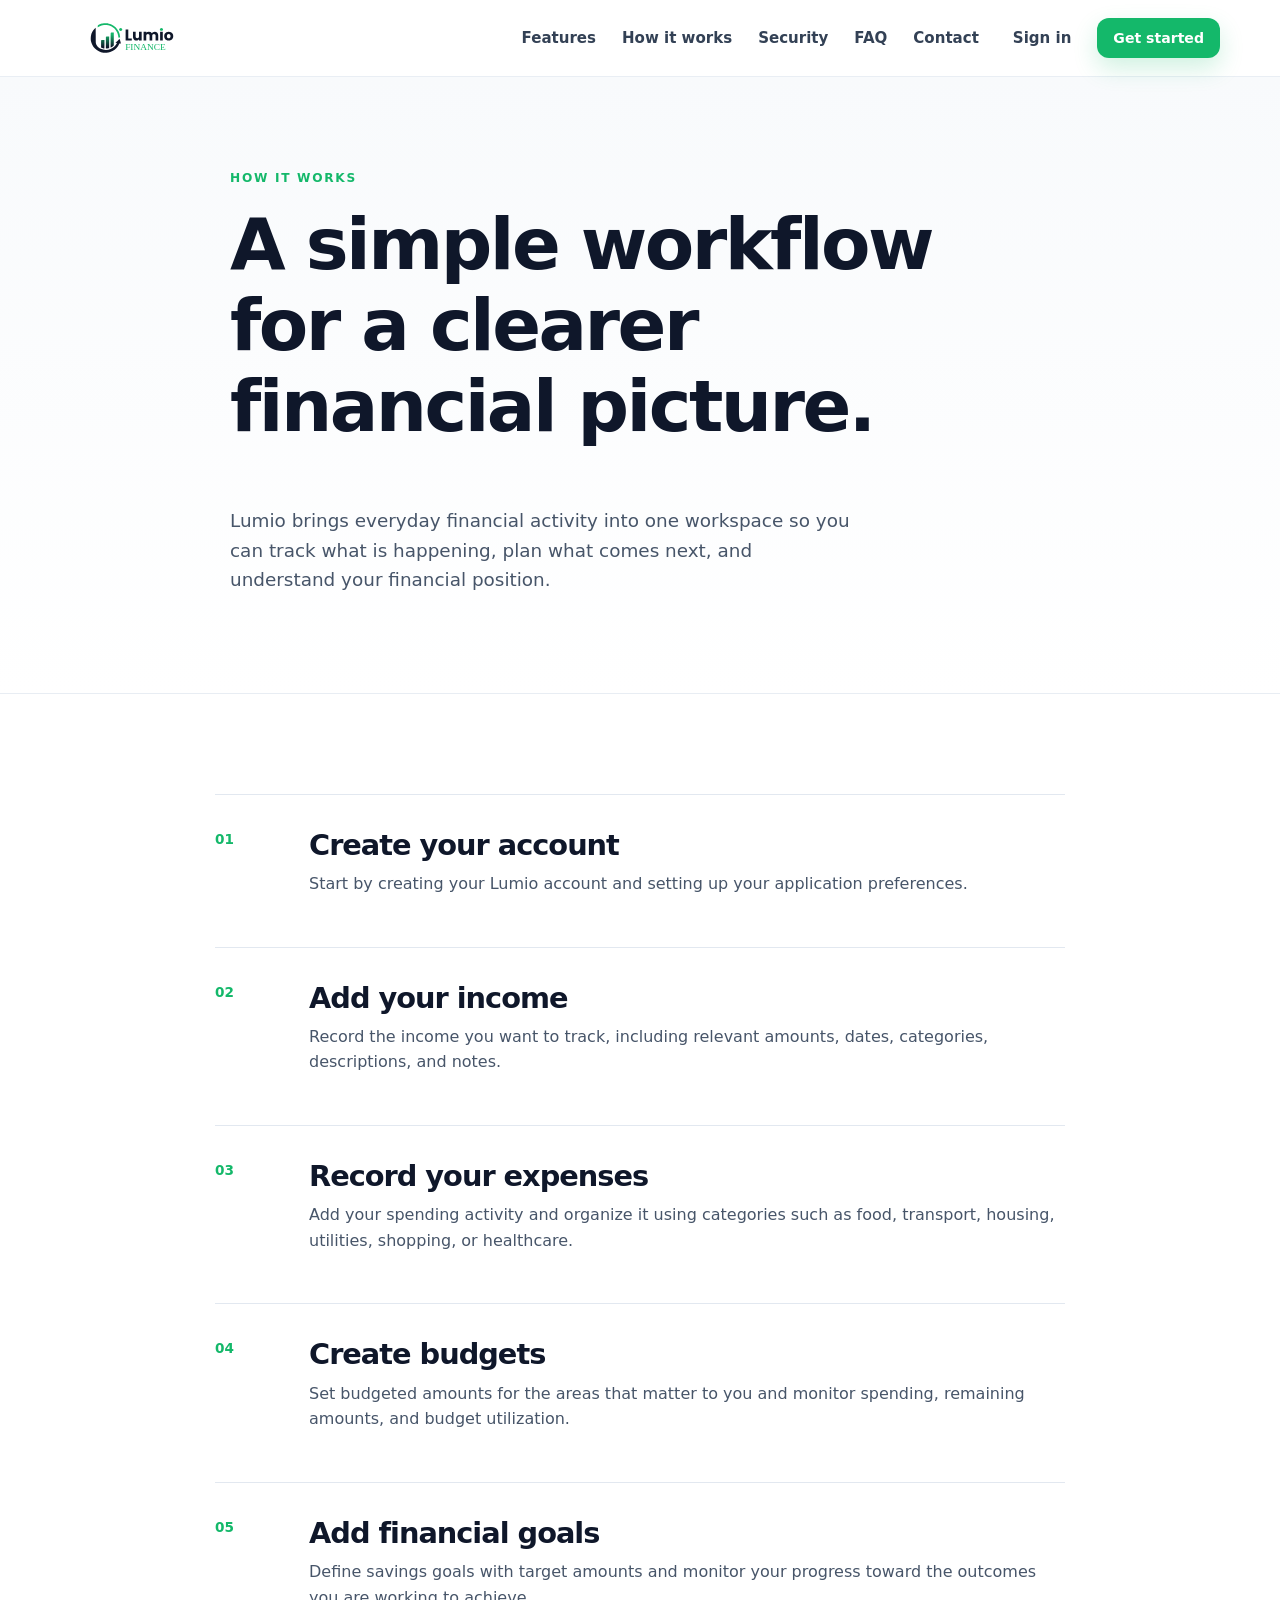
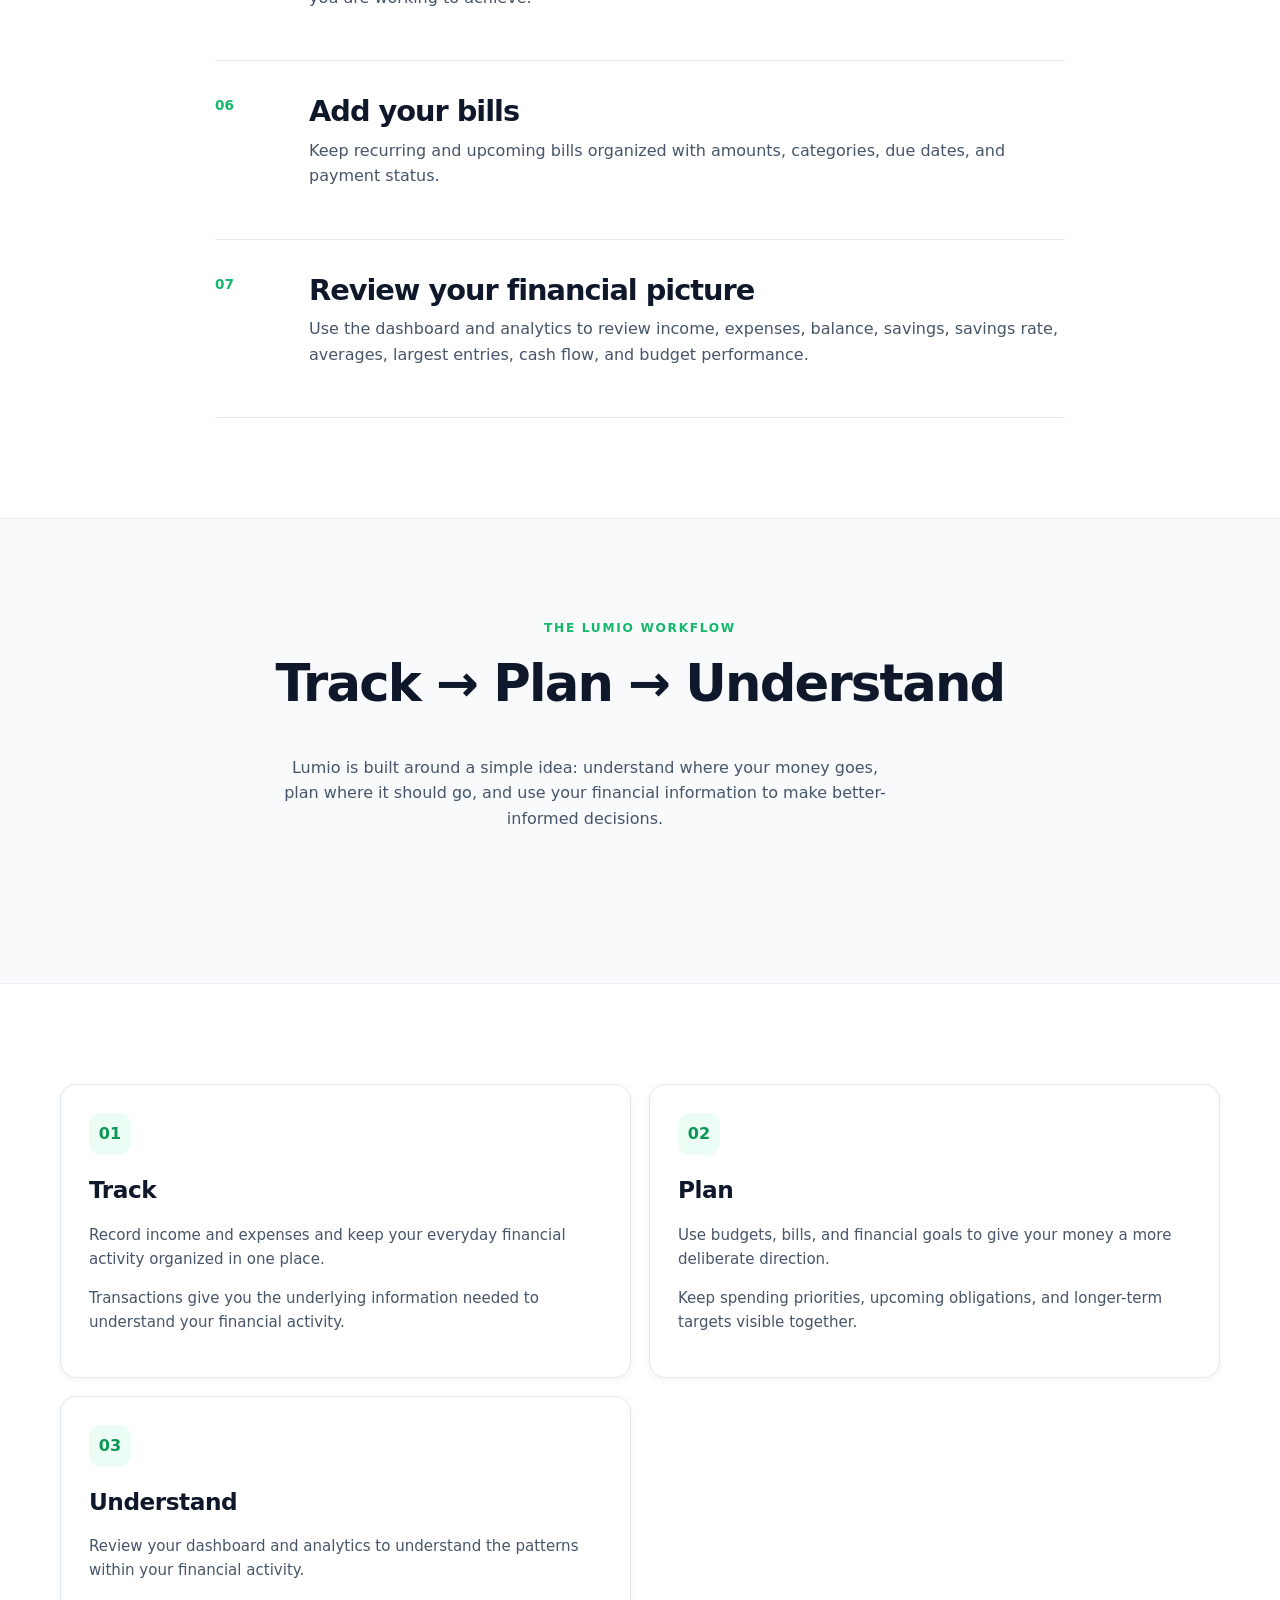
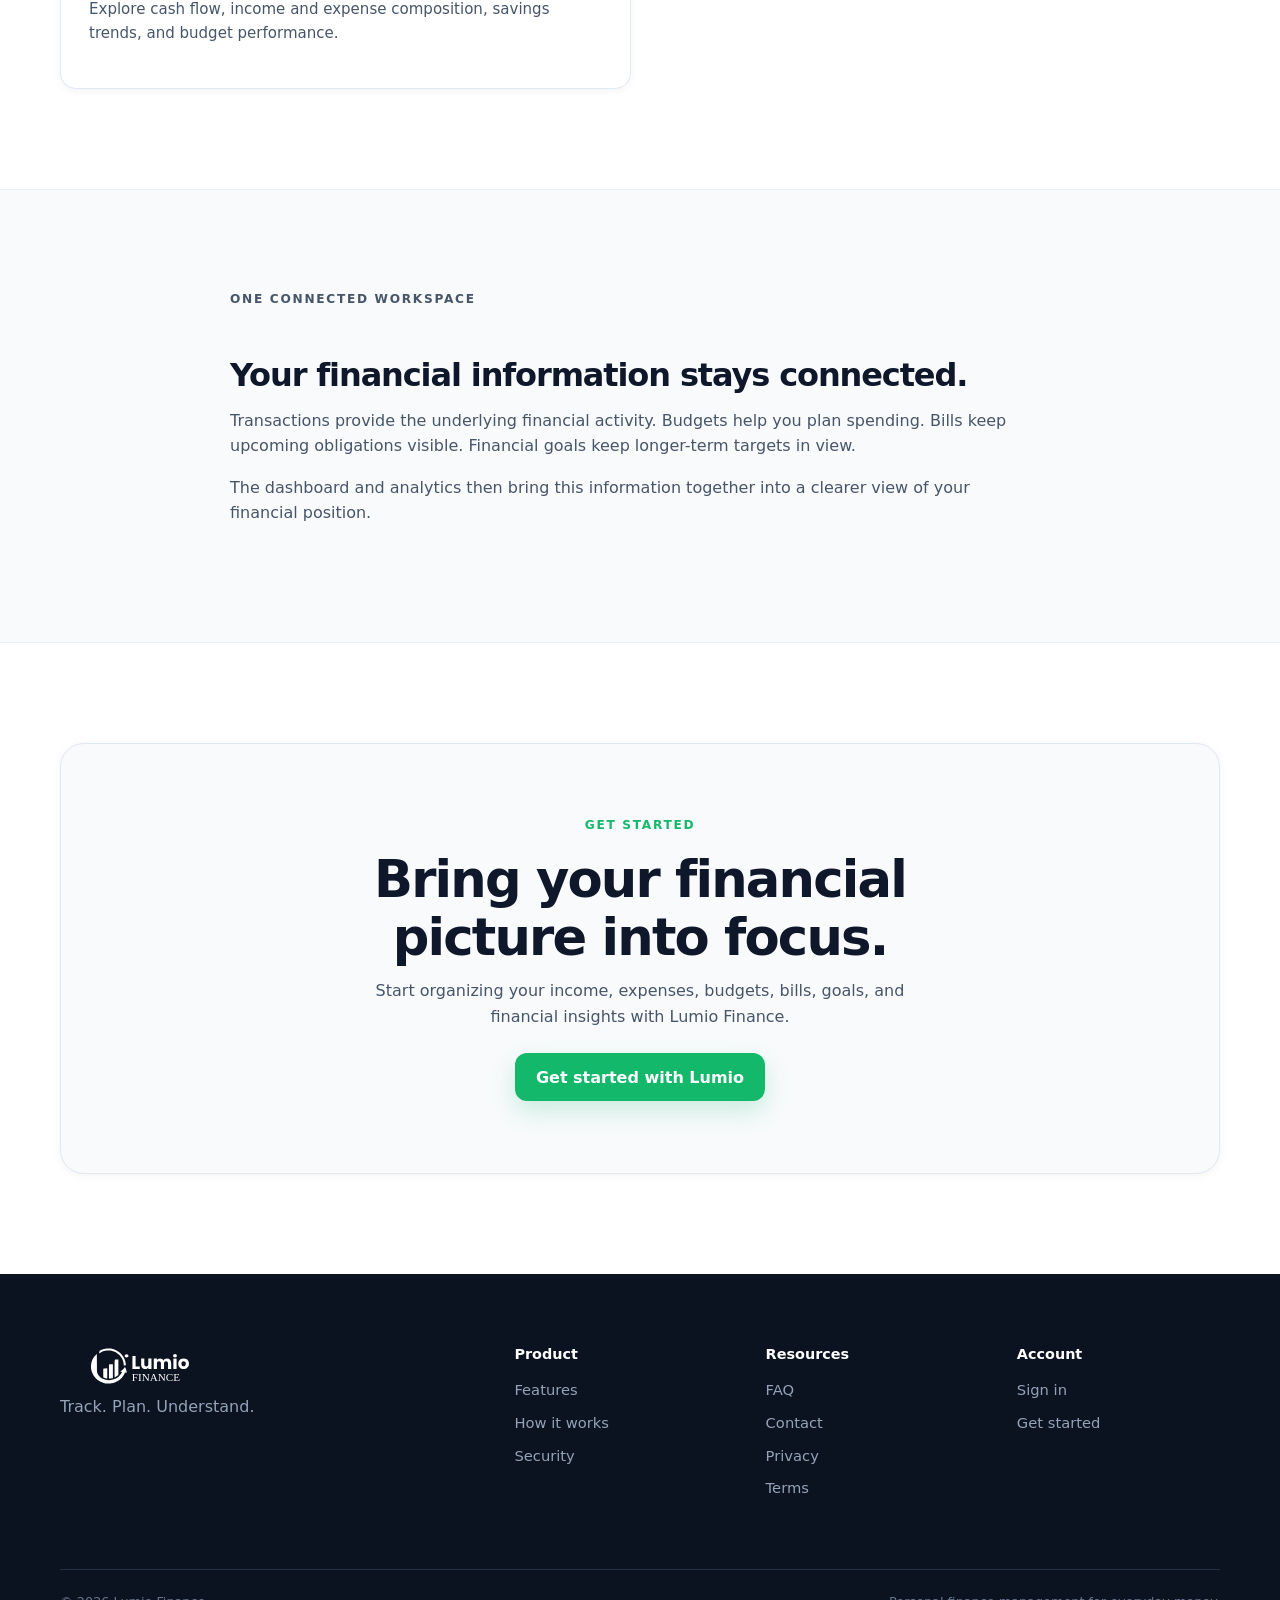
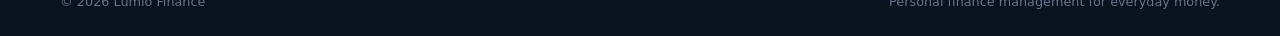
<file: how-it-works.html>
<!doctype html>
<html lang="en">

<head>
<meta charset="utf-8">

<meta
    name="viewport"
    content="width=device-width, initial-scale=1"
>

<meta
    name="description"
    content="Learn how Lumio Finance helps you track income and expenses, plan with budgets and financial goals, manage bills, and understand your finances through dashboards and analytics."
>

<meta
    name="theme-color"
    content="#0f172a"
>


<!-- =========================================================
     CANONICAL URL
========================================================== -->

<link
    rel="canonical"
    href="https://lumio-finance-web.netlify.app/how-it-works.html"
>


<!-- =========================================================
     OPEN GRAPH / FACEBOOK / LINKEDIN / WHATSAPP
========================================================== -->

<meta
    property="og:title"
    content="How Lumio Finance Works — Track. Plan. Understand."
>

<meta
    property="og:description"
    content="Learn how Lumio Finance helps you track income and expenses, plan with budgets and financial goals, manage bills, and understand your finances through dashboards and analytics."
>

<meta
    property="og:type"
    content="website"
>

<meta
    property="og:url"
    content="https://lumio-finance-web.netlify.app/how-it-works.html"
>

<meta
    property="og:site_name"
    content="Lumio Finance"
>

<meta
    property="og:locale"
    content="en_US"
>

<meta
    property="og:image"
    content="https://lumio-finance-web.netlify.app/assets/social/lumio-social-preview.png"
>

<meta
    property="og:image:alt"
    content="How Lumio Finance Works — Track. Plan. Understand."
>

<meta
    property="og:image:type"
    content="image/png"
>

<meta
    property="og:image:width"
    content="1200"
>

<meta
    property="og:image:height"
    content="604"
>


<!-- =========================================================
     TWITTER / X CARD
========================================================== -->

<meta
    name="twitter:card"
    content="summary_large_image"
>

<meta
    name="twitter:title"
    content="How Lumio Finance Works — Track. Plan. Understand."
>

<meta
    name="twitter:description"
    content="Learn how Lumio Finance helps you track income and expenses, plan with budgets and financial goals, manage bills, and understand your finances through dashboards and analytics."
>

<meta
    name="twitter:image"
    content="https://lumio-finance-web.netlify.app/assets/social/lumio-social-preview.png"
>

<meta
    name="twitter:image:alt"
    content="How Lumio Finance Works — Track. Plan. Understand."
>


<!-- =========================================================
     FAVICON
========================================================== -->

<link
    rel="icon"
    type="image/svg+xml"
    href="assets/brand/logos/favicon/favicon.svg"
>

<link
    rel="icon"
    type="image/png"
    sizes="32x32"
    href="assets/brand/logos/favicon/favicon-32x32.png"
>

<link
    rel="icon"
    type="image/png"
    sizes="16x16"
    href="assets/brand/logos/favicon/favicon-16x16.png"
>

<link
    rel="apple-touch-icon"
    href="assets/brand/logos/favicon/apple-touch-icon.png"
>


<!-- =========================================================
     TITLE / STYLES / JAVASCRIPT
========================================================== -->

<title>
    How Lumio Finance Works — Track. Plan. Understand.
</title>

<link
    rel="stylesheet"
    href="css/main.css"
>

<script
    type="module"
    src="js/site.js"
></script>

</head>


<body>

<header class="site-header">
    <div class="container header-inner">

       <a
    class="brand"
    href="index.html"
    aria-label="Lumio Finance home"
>
    <span class="brand-mark">
        <img
            src="assets/brand/logos/lumio-logo.svg"
            alt="Lumio Finance"
        >
    </span>
</a>

        <button
            class="nav-toggle"
            type="button"
            aria-expanded="false"
            aria-controls="site-nav"
            data-nav-toggle
        >
            <span class="sr-only">
                Toggle navigation
            </span>

            <span></span>
            <span></span>
            <span></span>
        </button>

        <nav
            class="site-nav"
            id="site-nav"
            data-nav
        >
            <a href="features.html">Features</a>
            <a href="how-it-works.html">How it works</a>
            <a href="security.html">Security</a>
            <a href="faq.html">FAQ</a>

          <a href="contact.html">Contact</a>

            <a
                class="nav-signin"
                href="https://lumio-finance.netlify.app/#/login"
            >
                Sign in
            </a>

            <a
                class="button button-primary button-small"
                href="https://lumio-finance.netlify.app/#/register"
            >
                Get started
            </a>
        </nav>

    </div>
</header>


<main>

    <!-- =========================================================
         PAGE HERO
         ========================================================= -->

    <section class="page-hero">

        <div class="container narrow reveal">

            <p class="eyebrow">
                HOW IT WORKS
            </p>

            <h1>
                A simple workflow for a clearer financial picture.
            </h1>

            <p class="hero-lead">
                Lumio brings everyday financial activity into one
                workspace so you can track what is happening, plan
                what comes next, and understand your financial position.
            </p>

        </div>

    </section>


    <!-- =========================================================
         STEP-BY-STEP WORKFLOW
         ========================================================= -->

    <section class="section">

        <div class="container steps-large">

            <article class="reveal">

                <span>
                    01
                </span>

                <div>

                    <h2>
                        Create your account
                    </h2>

                    <p>
                        Start by creating your Lumio account and setting
                        up your application preferences.
                    </p>

                </div>

            </article>


            <article class="reveal">

                <span>
                    02
                </span>

                <div>

                    <h2>
                        Add your income
                    </h2>

                    <p>
                        Record the income you want to track, including
                        relevant amounts, dates, categories, descriptions,
                        and notes.
                    </p>

                </div>

            </article>


            <article class="reveal">

                <span>
                    03
                </span>

                <div>

                    <h2>
                        Record your expenses
                    </h2>

                    <p>
                        Add your spending activity and organize it using
                        categories such as food, transport, housing,
                        utilities, shopping, or healthcare.
                    </p>

                </div>

            </article>


            <article class="reveal">

                <span>
                    04
                </span>

                <div>

                    <h2>
                        Create budgets
                    </h2>

                    <p>
                        Set budgeted amounts for the areas that matter
                        to you and monitor spending, remaining amounts,
                        and budget utilization.
                    </p>

                </div>

            </article>


            <article class="reveal">

                <span>
                    05
                </span>

                <div>

                    <h2>
                        Add financial goals
                    </h2>

                    <p>
                        Define savings goals with target amounts and
                        monitor your progress toward the outcomes you
                        are working to achieve.
                    </p>

                </div>

            </article>


            <article class="reveal">

                <span>
                    06
                </span>

                <div>

                    <h2>
                        Add your bills
                    </h2>

                    <p>
                        Keep recurring and upcoming bills organized with
                        amounts, categories, due dates, and payment status.
                    </p>

                </div>

            </article>


            <article class="reveal">

                <span>
                    07
                </span>

                <div>

                    <h2>
                        Review your financial picture
                    </h2>

                    <p>
                        Use the dashboard and analytics to review income,
                        expenses, balance, savings, savings rate, averages,
                        largest entries, cash flow, and budget performance.
                    </p>

                </div>

            </article>

        </div>

    </section>


    <!-- =========================================================
         LUMIO WORKFLOW
         ========================================================= -->

    <section class="section section-soft">

        <div class="container section-heading centered reveal">

            <p class="eyebrow">
                THE LUMIO WORKFLOW
            </p>

            <h2>
                Track → Plan → Understand
            </h2>

            <p>
                Lumio is built around a simple idea: understand where
                your money goes, plan where it should go, and use your
                financial information to make better-informed decisions.
            </p>

        </div>

    </section>


    <!-- =========================================================
         TRACK / PLAN / UNDERSTAND
         ========================================================= -->

    <section class="section">

        <div class="container feature-detail-grid">

            <article class="detail-card reveal">

                <span class="feature-icon">
                    01
                </span>

                <h2>
                    Track
                </h2>

                <p>
                    Record income and expenses and keep your everyday
                    financial activity organized in one place.
                </p>

                <p>
                    Transactions give you the underlying information
                    needed to understand your financial activity.
                </p>

            </article>


            <article class="detail-card reveal">

                <span class="feature-icon">
                    02
                </span>

                <h2>
                    Plan
                </h2>

                <p>
                    Use budgets, bills, and financial goals to give
                    your money a more deliberate direction.
                </p>

                <p>
                    Keep spending priorities, upcoming obligations,
                    and longer-term targets visible together.
                </p>

            </article>


            <article class="detail-card reveal">

                <span class="feature-icon">
                    03
                </span>

                <h2>
                    Understand
                </h2>

                <p>
                    Review your dashboard and analytics to understand
                    the patterns within your financial activity.
                </p>

                <p>
                    Explore cash flow, income and expense composition,
                    savings trends, and budget performance.
                </p>

            </article>

        </div>

    </section>


    <!-- =========================================================
         CONNECTED WORKSPACE
         ========================================================= -->

    <section class="section section-soft">

        <div class="container narrow prose reveal">

            <p class="eyebrow">
                ONE CONNECTED WORKSPACE
            </p>

            <h2>
                Your financial information stays connected.
            </h2>

            <p>
                Transactions provide the underlying financial activity.
                Budgets help you plan spending. Bills keep upcoming
                obligations visible. Financial goals keep longer-term
                targets in view.
            </p>

            <p>
                The dashboard and analytics then bring this information
                together into a clearer view of your financial position.
            </p>

        </div>

    </section>


    <!-- =========================================================
         CTA
         ========================================================= -->

    <section class="section">

        <div class="container cta-card reveal">

            <p class="eyebrow">
                GET STARTED
            </p>

            <h2>
                Bring your financial picture into focus.
            </h2>

            <p>
                Start organizing your income, expenses, budgets,
                bills, goals, and financial insights with Lumio Finance.
            </p>

            <a
                class="button button-primary"
                href="https://lumio-finance.netlify.app/#/register"
            >
                Get started with Lumio
            </a>

        </div>

    </section>

</main>


<footer class="site-footer">

    <div class="container footer-grid">

        <div>

          <a
    class="brand footer-brand"
    href="index.html"
    aria-label="Lumio Finance home"
>
    <span class="brand-mark">
        <img
            src="assets/brand/logos/lumio-logo-dark.svg"
            alt="Lumio Finance"
        >
    </span>
</a>

            <p>
                Track. Plan. Understand.
            </p>

        </div>


        <div>

            <h3>
                Product
            </h3>

            <a href="features.html">
                Features
            </a>

            <a href="how-it-works.html">
                How it works
            </a>

            <a href="security.html">
                Security
            </a>

        </div>


        <div>

            <h3>
                Resources
            </h3>

            <a href="faq.html">
                FAQ
            </a>

          <a href="contact.html">Contact</a>

            <a href="privacy.html">
                Privacy
            </a>

            <a href="terms.html">
                Terms
            </a>

        </div>


        <div>

            <h3>
                Account
            </h3>

            <a href="https://lumio-finance.netlify.app/#/login">
                Sign in
            </a>

            <a href="https://lumio-finance.netlify.app/#/register">
                Get started
            </a>

        </div>

    </div>


    <div class="container footer-bottom">

        <span>
            © 2026 Lumio Finance
        </span>

        <span>
            Personal finance management for everyday money.
        </span>

    </div>

</footer>

</body>
</html>
</file>
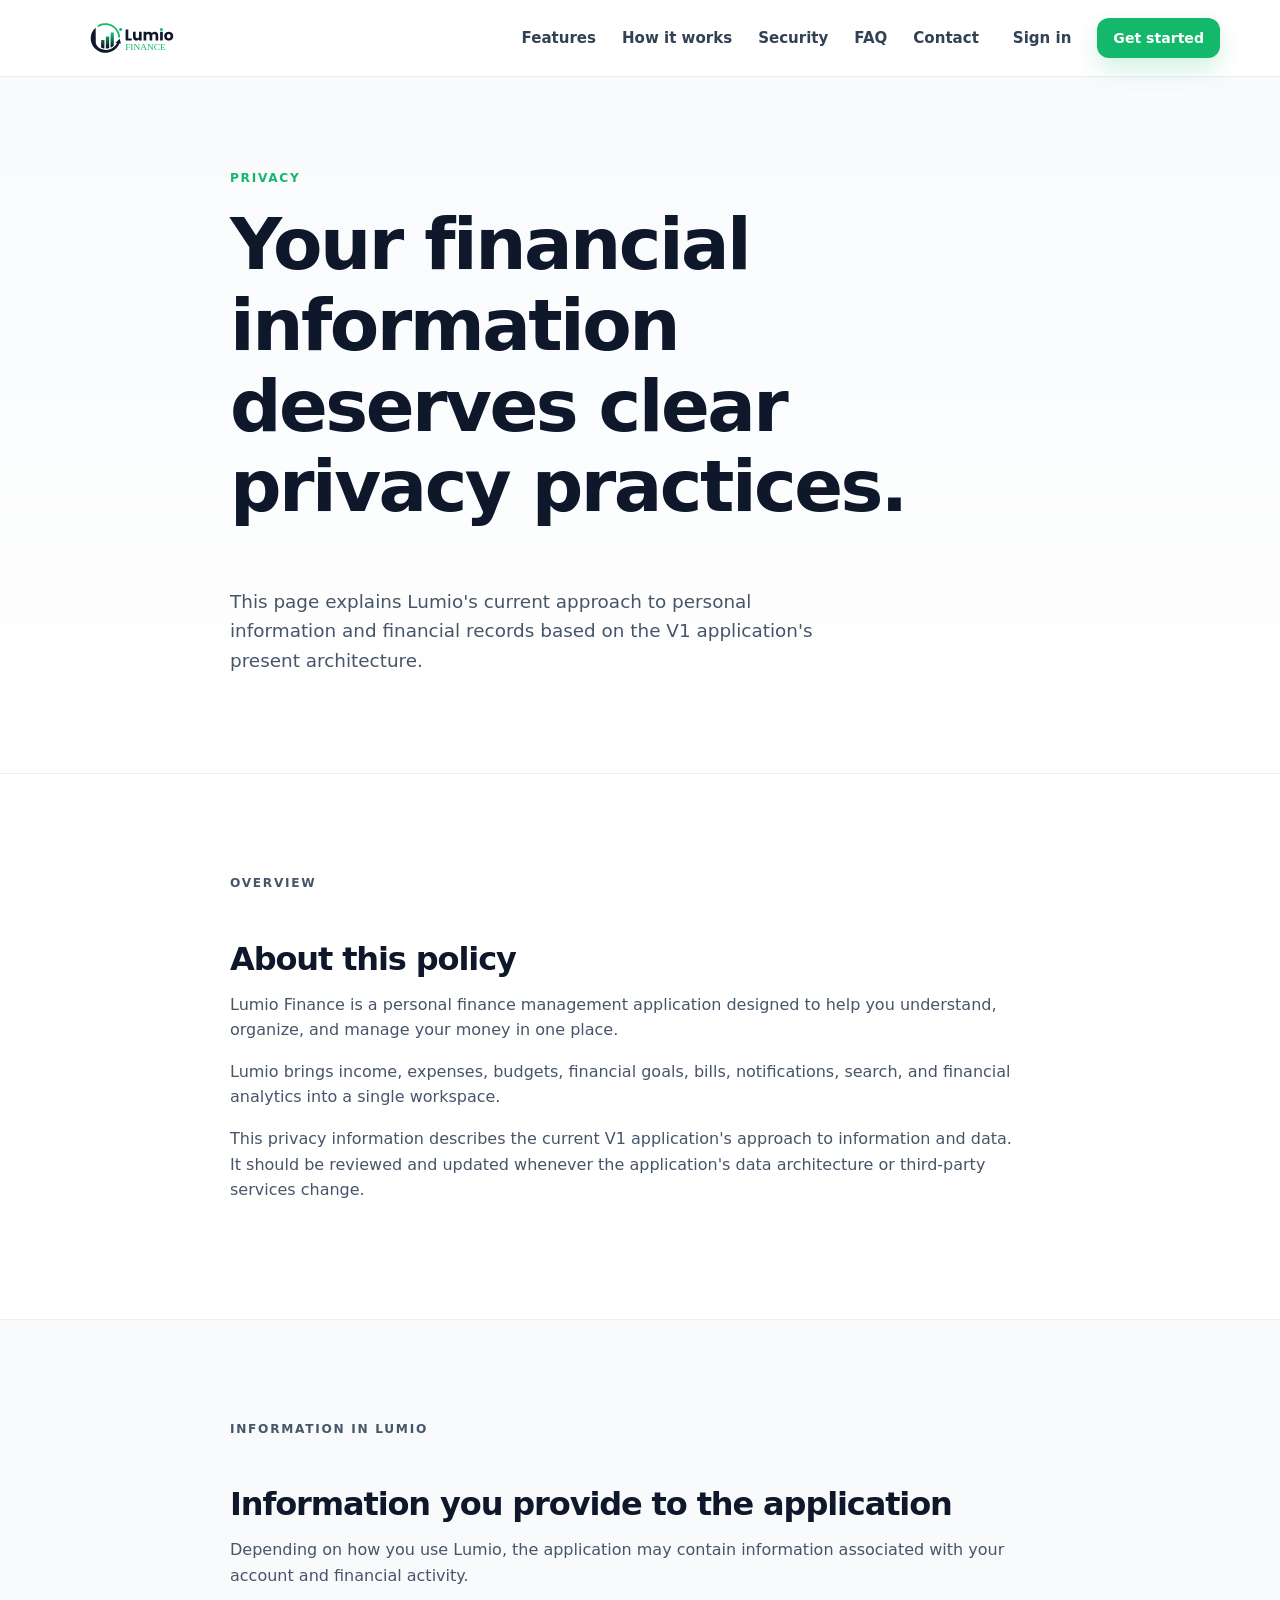
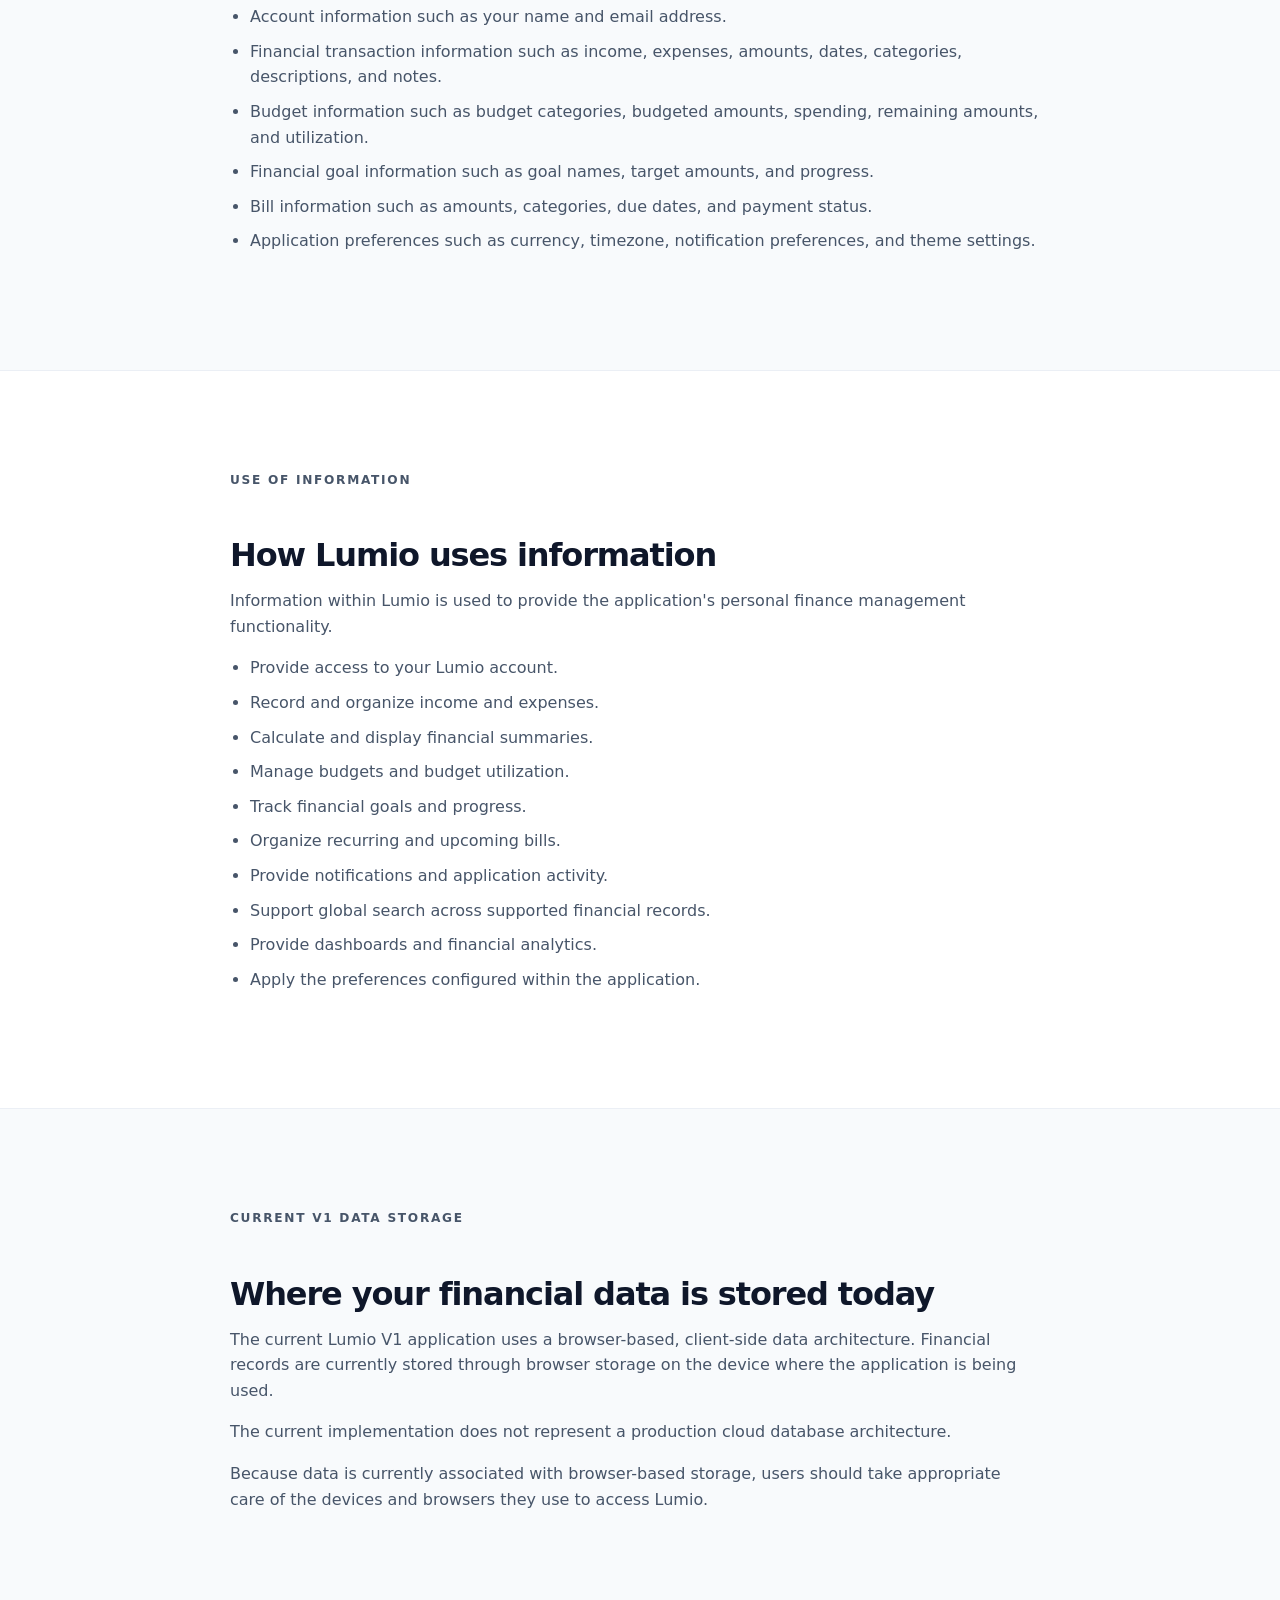
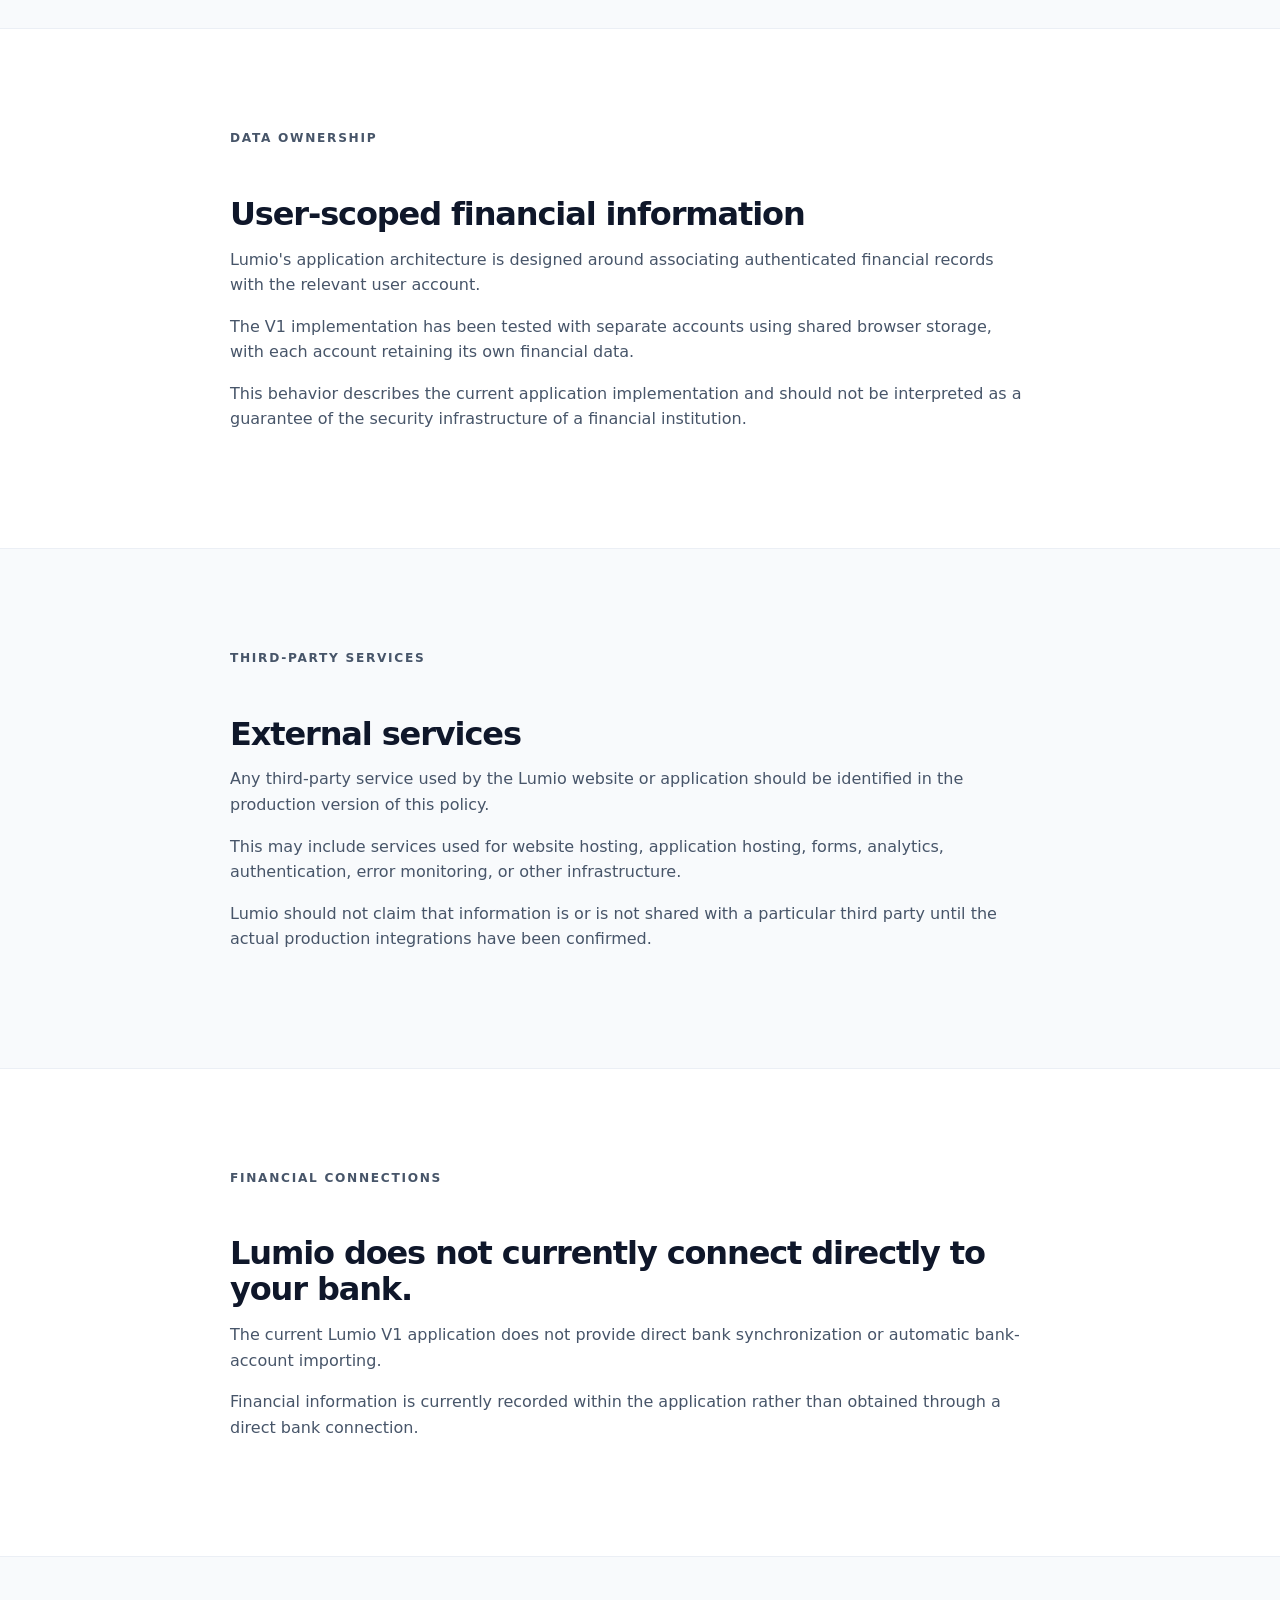
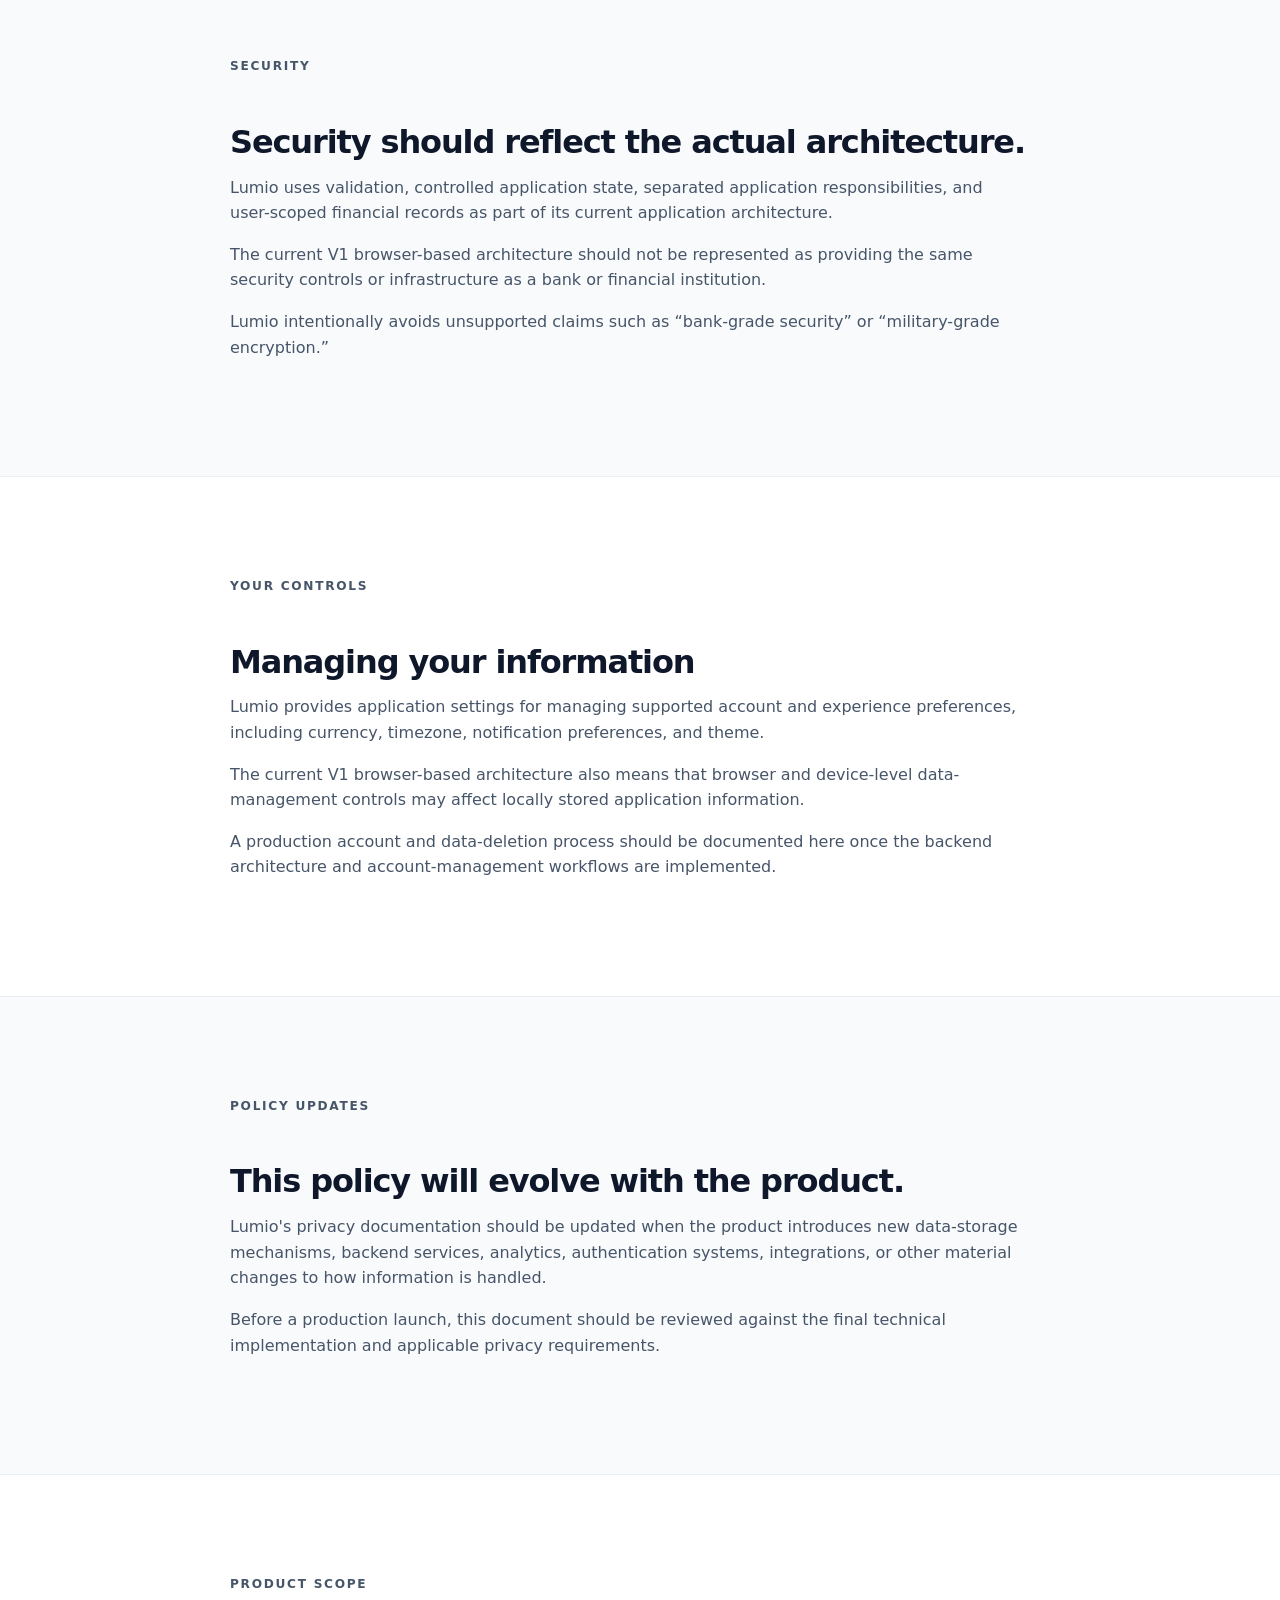
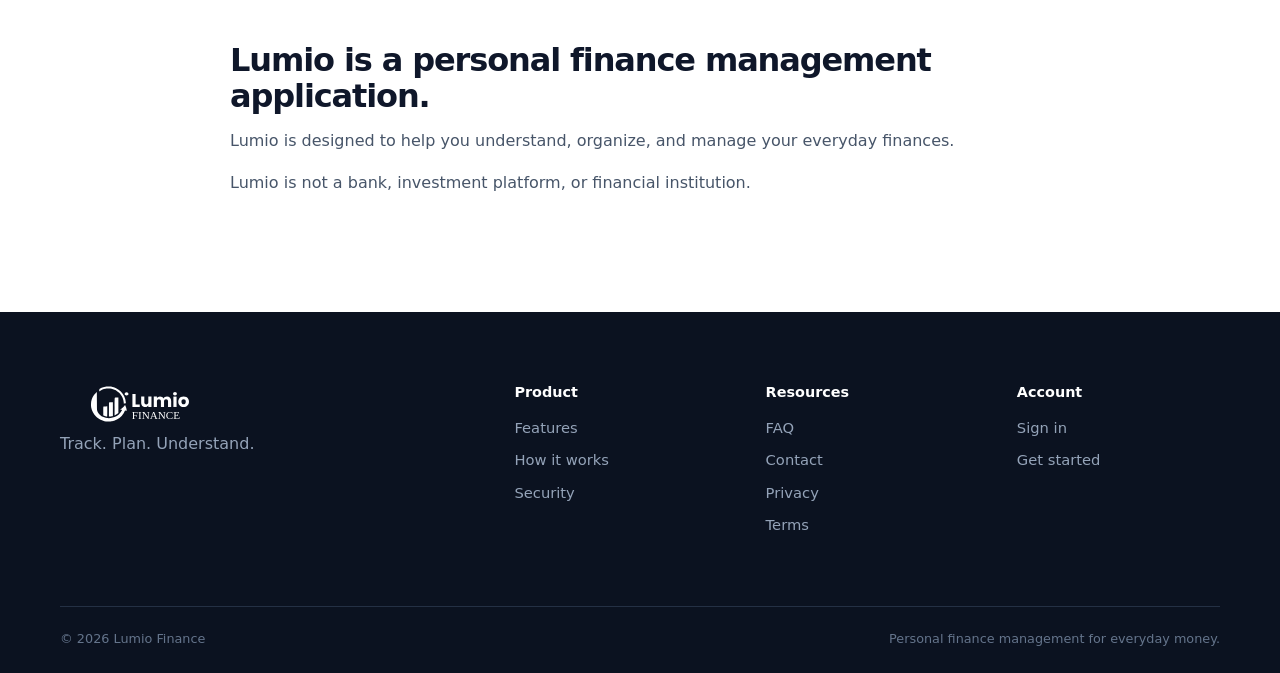
<file: privacy.html>
<!doctype html>
<html lang="en">

<head>
<meta charset="utf-8">

<meta
    name="viewport"
    content="width=device-width, initial-scale=1"
>

<meta
    name="description"
    content="Learn how Lumio Finance approaches personal information, financial records, browser-based data storage, account access, privacy, and user controls."
>

<meta
    name="theme-color"
    content="#0f172a"
>


<!-- =========================================================
     CANONICAL URL
========================================================== -->

<link
    rel="canonical"
    href="https://lumio-finance-web.netlify.app/privacy.html"
>


<!-- =========================================================
     OPEN GRAPH / FACEBOOK / LINKEDIN / WHATSAPP
========================================================== -->

<meta
    property="og:title"
    content="Lumio Finance Privacy Policy"
>

<meta
    property="og:description"
    content="Learn how Lumio Finance approaches personal information, financial records, browser-based data storage, account access, privacy, and user controls."
>

<meta
    property="og:type"
    content="website"
>

<meta
    property="og:url"
    content="https://lumio-finance-web.netlify.app/privacy.html"
>

<meta
    property="og:site_name"
    content="Lumio Finance"
>

<meta
    property="og:locale"
    content="en_US"
>

<meta
    property="og:image"
    content="https://lumio-finance-web.netlify.app/assets/social/lumio-social-preview.png"
>

<meta
    property="og:image:alt"
    content="Lumio Finance Privacy Policy"
>

<meta
    property="og:image:type"
    content="image/png"
>

<meta
    property="og:image:width"
    content="1200"
>

<meta
    property="og:image:height"
    content="604"
>


<!-- =========================================================
     TWITTER / X CARD
========================================================== -->

<meta
    name="twitter:card"
    content="summary_large_image"
>

<meta
    name="twitter:title"
    content="Lumio Finance Privacy Policy"
>

<meta
    name="twitter:description"
    content="Learn how Lumio Finance approaches personal information, financial records, browser-based data storage, account access, privacy, and user controls."
>

<meta
    name="twitter:image"
    content="https://lumio-finance-web.netlify.app/assets/social/lumio-social-preview.png"
>

<meta
    name="twitter:image:alt"
    content="Lumio Finance Privacy Policy"
>


<!-- =========================================================
     FAVICON
========================================================== -->

<link
    rel="icon"
    type="image/svg+xml"
    href="assets/brand/logos/favicon/favicon.svg"
>

<link
    rel="icon"
    type="image/png"
    sizes="32x32"
    href="assets/brand/logos/favicon/favicon-32x32.png"
>

<link
    rel="icon"
    type="image/png"
    sizes="16x16"
    href="assets/brand/logos/favicon/favicon-16x16.png"
>

<link
    rel="apple-touch-icon"
    href="assets/brand/logos/favicon/apple-touch-icon.png"
>


<!-- =========================================================
     TITLE / STYLES / JAVASCRIPT
========================================================== -->

<title>
    Lumio Finance Privacy Policy
</title>

<link
    rel="stylesheet"
    href="css/main.css"
>

<script
    type="module"
    src="js/site.js"
></script>

</head>



<body>

<header class="site-header">
    <div class="container header-inner">

       <a
    class="brand"
    href="index.html"
    aria-label="Lumio Finance home"
>
    <span class="brand-mark">
        <img
            src="assets/brand/logos/lumio-logo.svg"
            alt="Lumio Finance"
        >
    </span>
</a>

        <button
            class="nav-toggle"
            type="button"
            aria-expanded="false"
            aria-controls="site-nav"
            data-nav-toggle
        >
            <span class="sr-only">
                Toggle navigation
            </span>

            <span></span>
            <span></span>
            <span></span>
        </button>

        <nav
            class="site-nav"
            id="site-nav"
            data-nav
        >
            <a href="features.html">
                Features
            </a>

            <a href="how-it-works.html">
                How it works
            </a>

            <a href="security.html">
                Security
            </a>

            <a href="faq.html">
                FAQ
            </a>

          <a href="contact.html">Contact</a>

            <a
                class="nav-signin"
                href="https://lumio-finance.netlify.app/#/login"
            >
                Sign in
            </a>

            <a
                class="button button-primary button-small"
                href="https://lumio-finance.netlify.app/#/register"
            >
                Get started
            </a>
        </nav>

    </div>
</header>


<main>

    <!-- =========================================================
         PAGE HERO
         ========================================================= -->

    <section class="page-hero">

        <div class="container narrow reveal">

            <p class="eyebrow">
                PRIVACY
            </p>

            <h1>
                Your financial information deserves clear privacy practices.
            </h1>

            <p class="hero-lead">
                This page explains Lumio's current approach to personal
                information and financial records based on the V1
                application's present architecture.
            </p>

        </div>

    </section>


    <!-- =========================================================
         INTRODUCTION
         ========================================================= -->

    <section class="section">

        <div class="container narrow prose">

            <p class="eyebrow">
                OVERVIEW
            </p>

            <h2>
                About this policy
            </h2>

            <p>
                Lumio Finance is a personal finance management application
                designed to help you understand, organize, and manage your
                money in one place.
            </p>

            <p>
                Lumio brings income, expenses, budgets, financial goals,
                bills, notifications, search, and financial analytics
                into a single workspace.
            </p>

            <p>
                This privacy information describes the current V1
                application's approach to information and data. It should
                be reviewed and updated whenever the application's data
                architecture or third-party services change.
            </p>

        </div>

    </section>


    <!-- =========================================================
         INFORMATION
         ========================================================= -->

    <section class="section section-soft">

        <div class="container narrow prose">

            <p class="eyebrow">
                INFORMATION IN LUMIO
            </p>

            <h2>
                Information you provide to the application
            </h2>

            <p>
                Depending on how you use Lumio, the application may
                contain information associated with your account and
                financial activity.
            </p>

            <ul>

                <li>
                    Account information such as your name and email address.
                </li>

                <li>
                    Financial transaction information such as income,
                    expenses, amounts, dates, categories, descriptions,
                    and notes.
                </li>

                <li>
                    Budget information such as budget categories,
                    budgeted amounts, spending, remaining amounts,
                    and utilization.
                </li>

                <li>
                    Financial goal information such as goal names,
                    target amounts, and progress.
                </li>

                <li>
                    Bill information such as amounts, categories,
                    due dates, and payment status.
                </li>

                <li>
                    Application preferences such as currency, timezone,
                    notification preferences, and theme settings.
                </li>

            </ul>

        </div>

    </section>


    <!-- =========================================================
         HOW INFORMATION IS USED
         ========================================================= -->

    <section class="section">

        <div class="container narrow prose">

            <p class="eyebrow">
                USE OF INFORMATION
            </p>

            <h2>
                How Lumio uses information
            </h2>

            <p>
                Information within Lumio is used to provide the application's
                personal finance management functionality.
            </p>

            <ul>

                <li>
                    Provide access to your Lumio account.
                </li>

                <li>
                    Record and organize income and expenses.
                </li>

                <li>
                    Calculate and display financial summaries.
                </li>

                <li>
                    Manage budgets and budget utilization.
                </li>

                <li>
                    Track financial goals and progress.
                </li>

                <li>
                    Organize recurring and upcoming bills.
                </li>

                <li>
                    Provide notifications and application activity.
                </li>

                <li>
                    Support global search across supported financial records.
                </li>

                <li>
                    Provide dashboards and financial analytics.
                </li>

                <li>
                    Apply the preferences configured within the application.
                </li>

            </ul>

        </div>

    </section>


    <!-- =========================================================
         CURRENT DATA STORAGE
         ========================================================= -->

    <section class="section section-soft">

        <div class="container narrow prose">

            <p class="eyebrow">
                CURRENT V1 DATA STORAGE
            </p>

            <h2>
                Where your financial data is stored today
            </h2>

            <p>
                The current Lumio V1 application uses a browser-based,
                client-side data architecture. Financial records are
                currently stored through browser storage on the device
                where the application is being used.
            </p>

            <p>
                The current implementation does not represent a production
                cloud database architecture.
            </p>

            <p>
                Because data is currently associated with browser-based
                storage, users should take appropriate care of the devices
                and browsers they use to access Lumio.
            </p>

        </div>

    </section>


    <!-- =========================================================
         USER DATA SEPARATION
         ========================================================= -->

    <section class="section">

        <div class="container narrow prose">

            <p class="eyebrow">
                DATA OWNERSHIP
            </p>

            <h2>
                User-scoped financial information
            </h2>

            <p>
                Lumio's application architecture is designed around
                associating authenticated financial records with the
                relevant user account.
            </p>

            <p>
                The V1 implementation has been tested with separate
                accounts using shared browser storage, with each account
                retaining its own financial data.
            </p>

            <p>
                This behavior describes the current application
                implementation and should not be interpreted as a
                guarantee of the security infrastructure of a financial
                institution.
            </p>

        </div>

    </section>


    <!-- =========================================================
         THIRD PARTY SERVICES
         ========================================================= -->

    <section class="section section-soft">

        <div class="container narrow prose">

            <p class="eyebrow">
                THIRD-PARTY SERVICES
            </p>

            <h2>
                External services
            </h2>

            <p>
                Any third-party service used by the Lumio website or
                application should be identified in the production
                version of this policy.
            </p>

            <p>
                This may include services used for website hosting,
                application hosting, forms, analytics, authentication,
                error monitoring, or other infrastructure.
            </p>

            <p>
                Lumio should not claim that information is or is not
                shared with a particular third party until the actual
                production integrations have been confirmed.
            </p>

        </div>

    </section>


    <!-- =========================================================
         BANK CONNECTIONS
         ========================================================= -->

    <section class="section">

        <div class="container narrow prose">

            <p class="eyebrow">
                FINANCIAL CONNECTIONS
            </p>

            <h2>
                Lumio does not currently connect directly to your bank.
            </h2>

            <p>
                The current Lumio V1 application does not provide direct
                bank synchronization or automatic bank-account importing.
            </p>

            <p>
                Financial information is currently recorded within the
                application rather than obtained through a direct bank
                connection.
            </p>

        </div>

    </section>


    <!-- =========================================================
         SECURITY
         ========================================================= -->

    <section class="section section-soft">

        <div class="container narrow prose">

            <p class="eyebrow">
                SECURITY
            </p>

            <h2>
                Security should reflect the actual architecture.
            </h2>

            <p>
                Lumio uses validation, controlled application state,
                separated application responsibilities, and
                user-scoped financial records as part of its current
                application architecture.
            </p>

            <p>
                The current V1 browser-based architecture should not
                be represented as providing the same security controls
                or infrastructure as a bank or financial institution.
            </p>

            <p>
                Lumio intentionally avoids unsupported claims such as
                “bank-grade security” or “military-grade encryption.”
            </p>

        </div>

    </section>


    <!-- =========================================================
         USER CONTROLS
         ========================================================= -->

    <section class="section">

        <div class="container narrow prose">

            <p class="eyebrow">
                YOUR CONTROLS
            </p>

            <h2>
                Managing your information
            </h2>

            <p>
                Lumio provides application settings for managing
                supported account and experience preferences, including
                currency, timezone, notification preferences, and theme.
            </p>

            <p>
                The current V1 browser-based architecture also means
                that browser and device-level data-management controls
                may affect locally stored application information.
            </p>

            <p>
                A production account and data-deletion process should
                be documented here once the backend architecture and
                account-management workflows are implemented.
            </p>

        </div>

    </section>


    <!-- =========================================================
         FUTURE UPDATES
         ========================================================= -->

    <section class="section section-soft">

        <div class="container narrow prose">

            <p class="eyebrow">
                POLICY UPDATES
            </p>

            <h2>
                This policy will evolve with the product.
            </h2>

            <p>
                Lumio's privacy documentation should be updated when
                the product introduces new data-storage mechanisms,
                backend services, analytics, authentication systems,
                integrations, or other material changes to how
                information is handled.
            </p>

            <p>
                Before a production launch, this document should be
                reviewed against the final technical implementation
                and applicable privacy requirements.
            </p>

        </div>

    </section>


    <!-- =========================================================
         PRODUCT SCOPE
         ========================================================= -->

    <section class="section">

        <div class="container narrow prose">

            <p class="eyebrow">
                PRODUCT SCOPE
            </p>

            <h2>
                Lumio is a personal finance management application.
            </h2>

            <p>
                Lumio is designed to help you understand, organize,
                and manage your everyday finances.
            </p>

            <p>
                Lumio is not a bank, investment platform, or financial
                institution.
            </p>

        </div>

    </section>

</main>


<footer class="site-footer">

    <div class="container footer-grid">

        <div>

            <a
    class="brand footer-brand"
    href="index.html"
    aria-label="Lumio Finance home"
>
    <span class="brand-mark">
        <img
            src="assets/brand/logos/lumio-logo-dark.svg"
            alt="Lumio Finance"
        >
    </span>
</a>

            <p>
                Track. Plan. Understand.
            </p>

        </div>


        <div>

            <h3>
                Product
            </h3>

            <a href="features.html">
                Features
            </a>

            <a href="how-it-works.html">
                How it works
            </a>

            <a href="security.html">
                Security
            </a>

        </div>


        <div>

            <h3>
                Resources
            </h3>

            <a href="faq.html">
                FAQ
            </a>

          <a href="contact.html">Contact</a>

            <a href="privacy.html">
                Privacy
            </a>

            <a href="terms.html">
                Terms
            </a>

        </div>


        <div>

            <h3>
                Account
            </h3>

            <a href="https://lumio-finance.netlify.app/#/login">
                Sign in
            </a>

            <a href="https://lumio-finance.netlify.app/#/register">
                Get started
            </a>

        </div>

    </div>


    <div class="container footer-bottom">

        <span>
            © 2026 Lumio Finance
        </span>

        <span>
            Personal finance management for everyday money.
        </span>

    </div>

</footer>

</body>
</html>
</file>
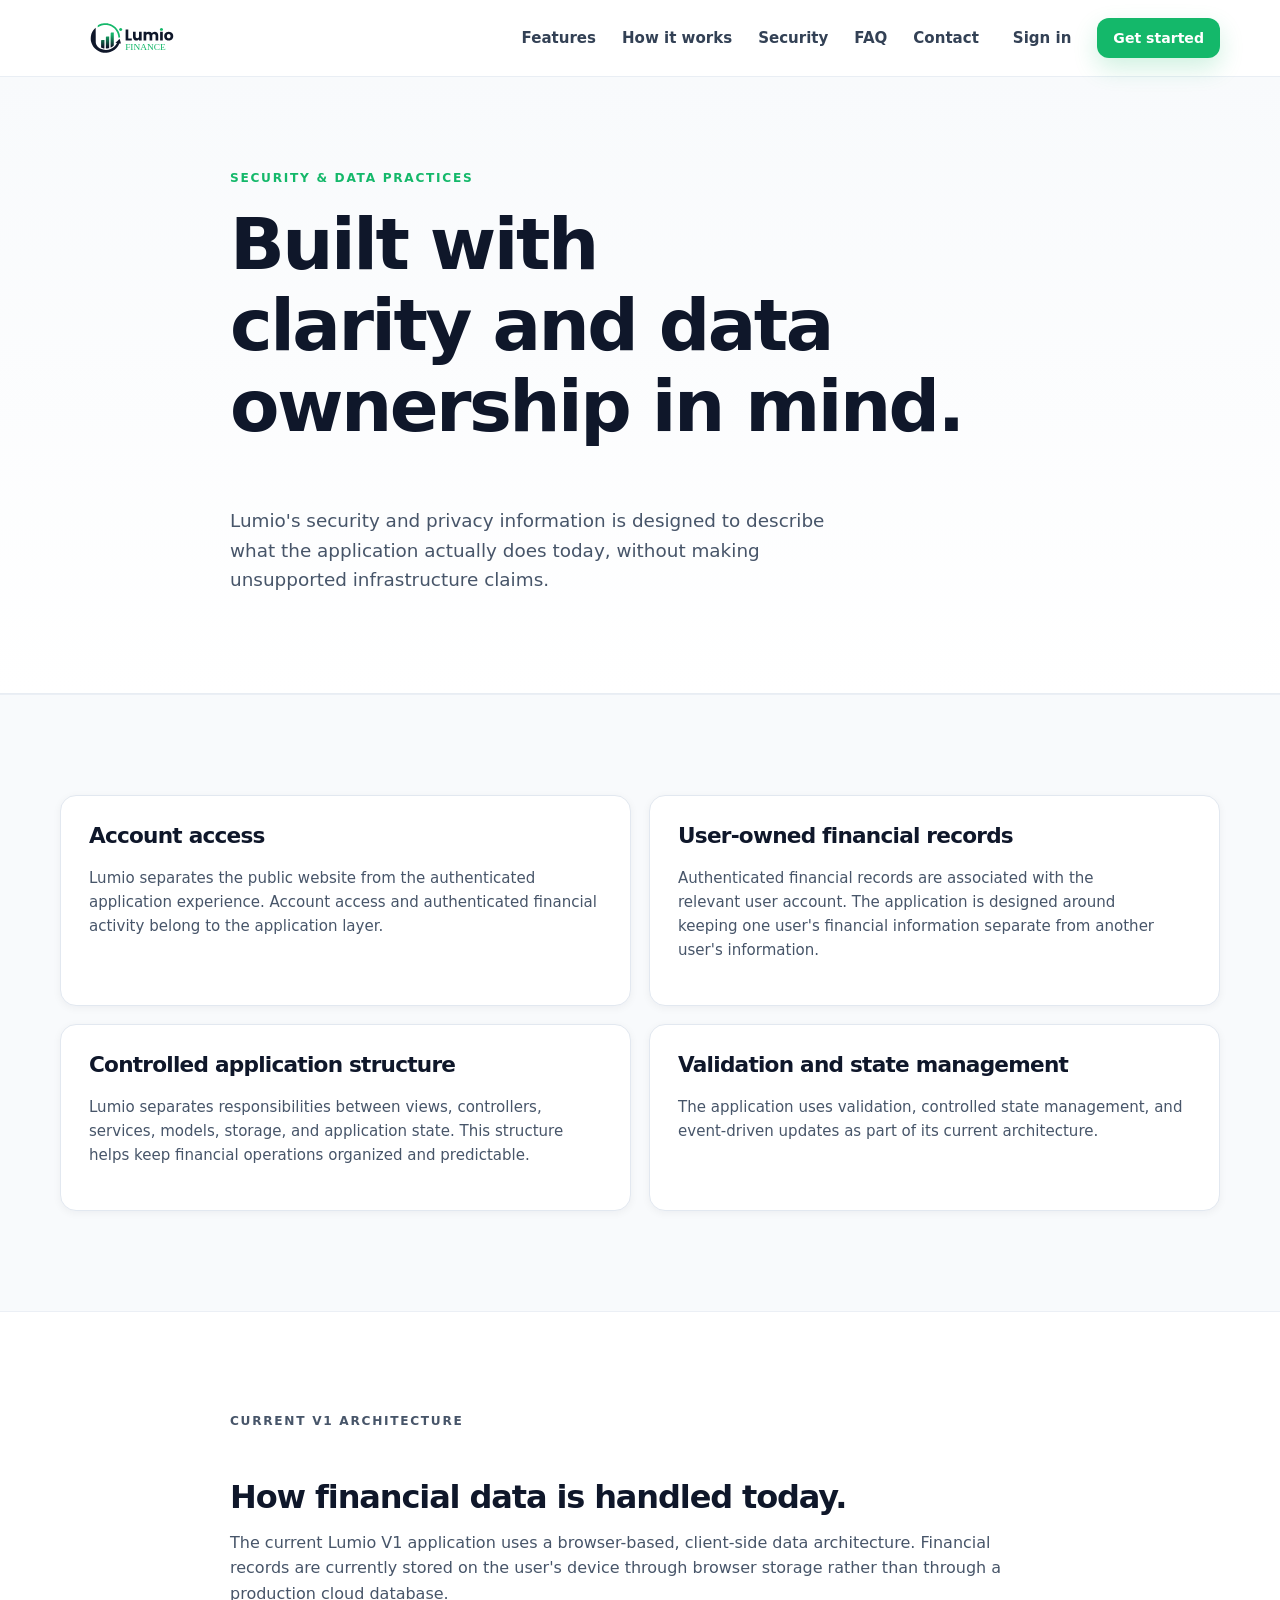
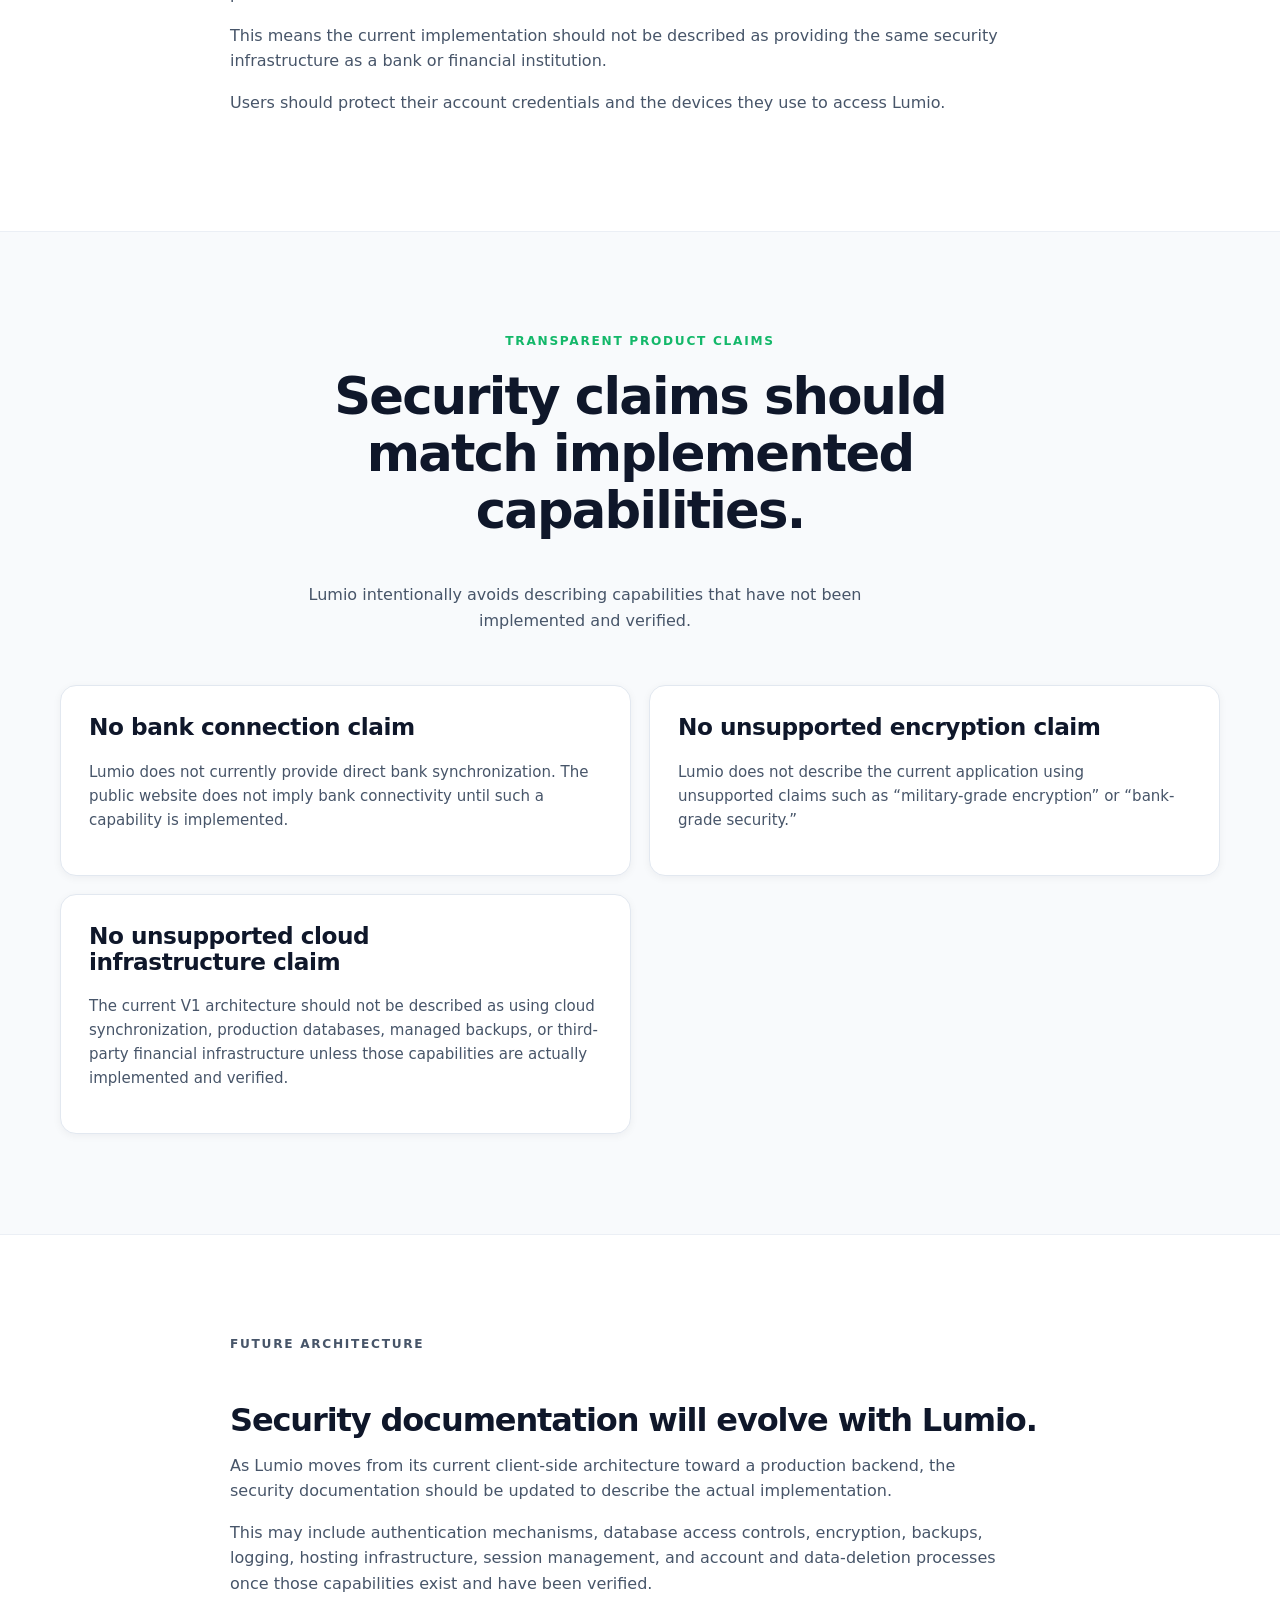
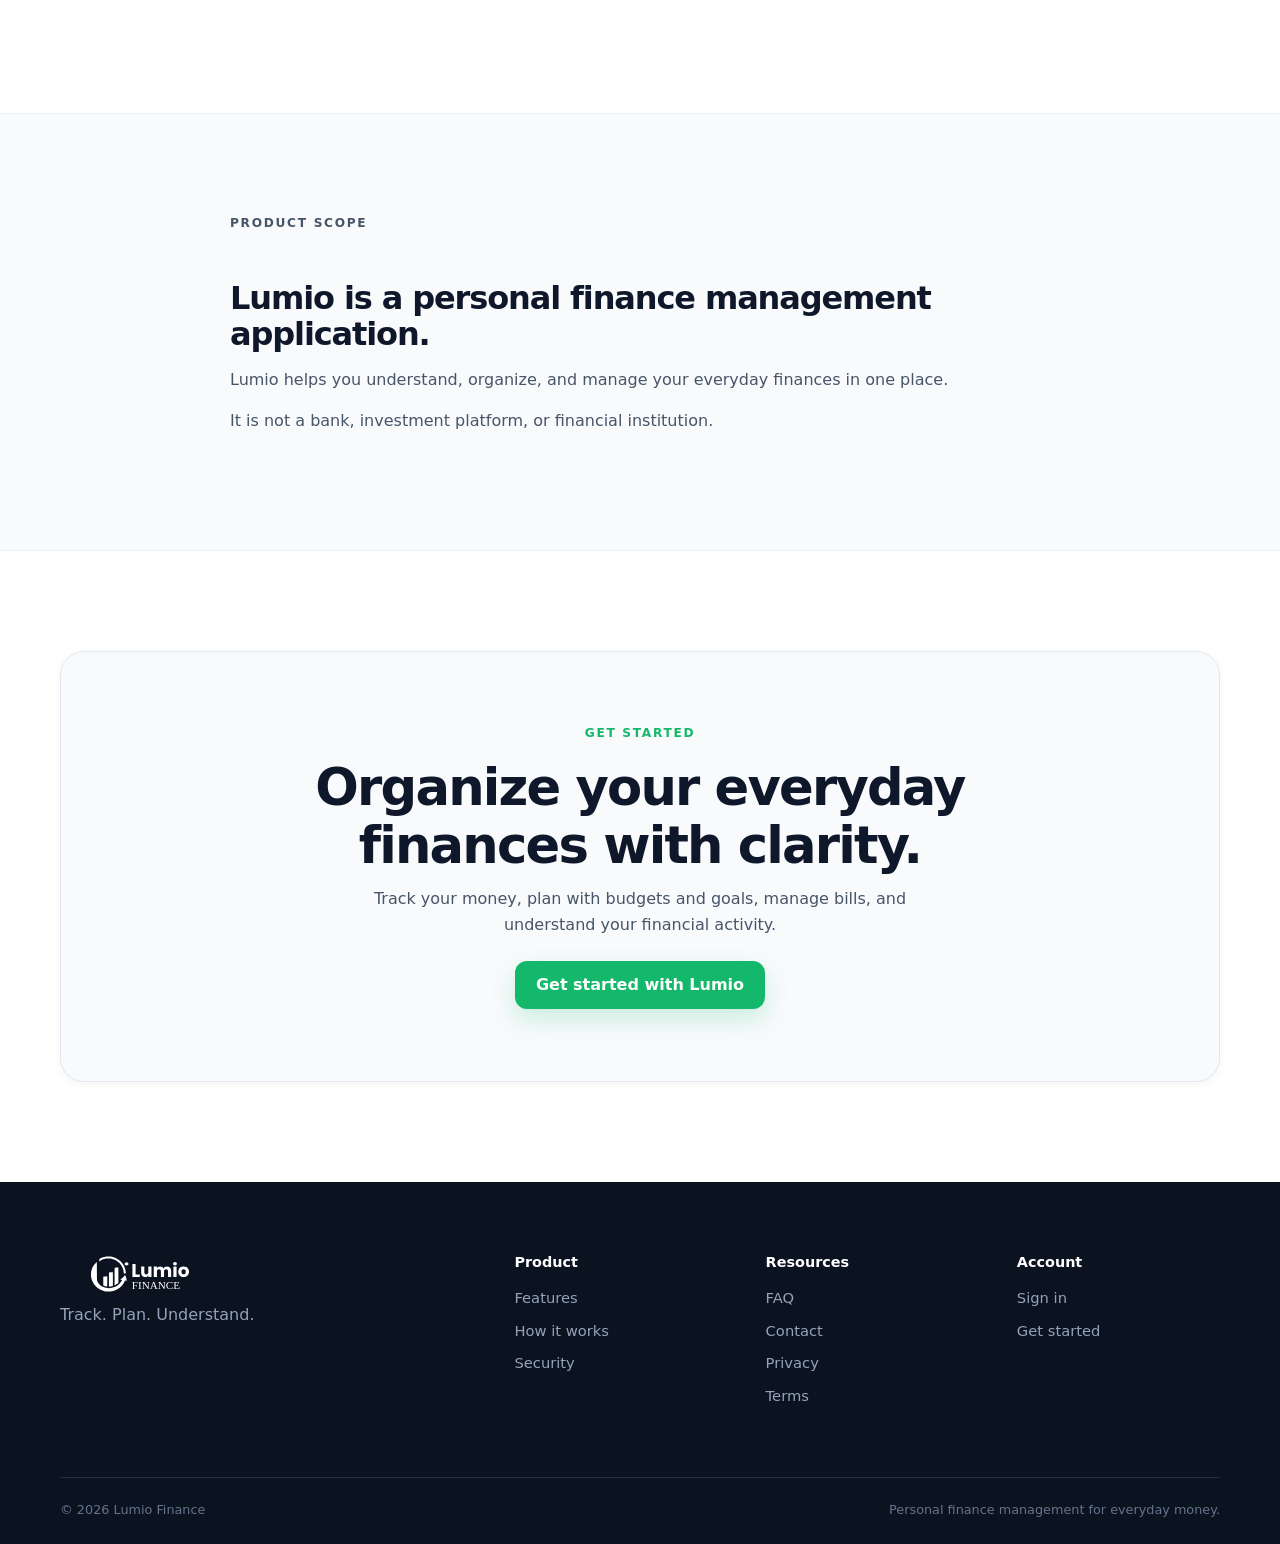
<file: security.html>
<!doctype html>
<html lang="en">


<head>
<meta charset="utf-8">

<meta
    name="viewport"
    content="width=device-width, initial-scale=1"
>

<meta
    name="description"
    content="Learn about Lumio Finance's current data architecture, account access, user-scoped financial records, privacy principles, and product security approach."
>

<meta
    name="theme-color"
    content="#0f172a"
>


<!-- =========================================================
     CANONICAL URL
========================================================== -->

<link
    rel="canonical"
    href="https://lumio-finance-web.netlify.app/security.html"
>


<!-- =========================================================
     OPEN GRAPH / FACEBOOK / LINKEDIN / WHATSAPP
========================================================== -->

<meta
    property="og:title"
    content="Lumio Finance Security & Data Practices"
>

<meta
    property="og:description"
    content="Learn about Lumio Finance's current data architecture, account access, user-scoped financial records, privacy principles, and product security approach."
>

<meta
    property="og:type"
    content="website"
>

<meta
    property="og:url"
    content="https://lumio-finance-web.netlify.app/security.html"
>

<meta
    property="og:site_name"
    content="Lumio Finance"
>

<meta
    property="og:locale"
    content="en_US"
>

<meta
    property="og:image"
    content="https://lumio-finance-web.netlify.app/assets/social/lumio-social-preview.png"
>

<meta
    property="og:image:alt"
    content="Lumio Finance Security & Data Practices"
>

<meta
    property="og:image:type"
    content="image/png"
>

<meta
    property="og:image:width"
    content="1200"
>

<meta
    property="og:image:height"
    content="604"
>


<!-- =========================================================
     TWITTER / X CARD
========================================================== -->

<meta
    name="twitter:card"
    content="summary_large_image"
>

<meta
    name="twitter:title"
    content="Lumio Finance Security & Data Practices"
>

<meta
    name="twitter:description"
    content="Learn about Lumio Finance's current data architecture, account access, user-scoped financial records, privacy principles, and product security approach."
>

<meta
    name="twitter:image"
    content="https://lumio-finance-web.netlify.app/assets/social/lumio-social-preview.png"
>

<meta
    name="twitter:image:alt"
    content="Lumio Finance Security & Data Practices"
>


<!-- =========================================================
     FAVICON
========================================================== -->

<link
    rel="icon"
    type="image/svg+xml"
    href="assets/brand/logos/favicon/favicon.svg"
>

<link
    rel="icon"
    type="image/png"
    sizes="32x32"
    href="assets/brand/logos/favicon/favicon-32x32.png"
>

<link
    rel="icon"
    type="image/png"
    sizes="16x16"
    href="assets/brand/logos/favicon/favicon-16x16.png"
>

<link
    rel="apple-touch-icon"
    href="assets/brand/logos/favicon/apple-touch-icon.png"
>


<!-- =========================================================
     TITLE / STYLES / JAVASCRIPT
========================================================== -->

<title>
    Lumio Finance Security & Data Practices
</title>

<link
    rel="stylesheet"
    href="css/main.css"
>

<script
    type="module"
    src="js/site.js"
></script>


</head>


<body>

<header class="site-header">
    <div class="container header-inner">

        <a
    class="brand"
    href="index.html"
    aria-label="Lumio Finance home"
>
    <span class="brand-mark">
        <img
            src="assets/brand/logos/lumio-logo.svg"
            alt="Lumio Finance"
        >
    </span>
</a>

        <button
            class="nav-toggle"
            type="button"
            aria-expanded="false"
            aria-controls="site-nav"
            data-nav-toggle
        >
            <span class="sr-only">
                Toggle navigation
            </span>

            <span></span>
            <span></span>
            <span></span>
        </button>

        <nav
            class="site-nav"
            id="site-nav"
            data-nav
        >
            <a href="features.html">Features</a>
            <a href="how-it-works.html">How it works</a>
            <a href="security.html">Security</a>
            <a href="faq.html">FAQ</a>

          <a href="contact.html">Contact</a>

            <a
                class="nav-signin"
                href="https://lumio-finance.netlify.app/#/login"
            >
                Sign in
            </a>

            <a
                class="button button-primary button-small"
                href="https://lumio-finance.netlify.app/#/register"
            >
                Get started
            </a>
        </nav>

    </div>
</header>


<main>

    <!-- =========================================================
         PAGE HERO
         ========================================================= -->

    <section class="page-hero">

        <div class="container narrow reveal">

            <p class="eyebrow">
                SECURITY & DATA PRACTICES
            </p>

            <h1>
                Built with clarity and data ownership in mind.
            </h1>

            <p class="hero-lead">
                Lumio's security and privacy information is designed
                to describe what the application actually does today,
                without making unsupported infrastructure claims.
            </p>

        </div>

    </section>


    <!-- =========================================================
         CORE PRINCIPLES
         ========================================================= -->

    <section class="section section-soft">

        <div class="container info-grid">

            <article class="info-card reveal">

                <h2>
                    Account access
                </h2>

                <p>
                    Lumio separates the public website from the
                    authenticated application experience. Account
                    access and authenticated financial activity belong
                    to the application layer.
                </p>

            </article>


            <article class="info-card reveal">

                <h2>
                    User-owned financial records
                </h2>

                <p>
                    Authenticated financial records are associated with
                    the relevant user account. The application is designed
                    around keeping one user's financial information
                    separate from another user's information.
                </p>

            </article>


            <article class="info-card reveal">

                <h2>
                    Controlled application structure
                </h2>

                <p>
                    Lumio separates responsibilities between views,
                    controllers, services, models, storage, and application
                    state. This structure helps keep financial operations
                    organized and predictable.
                </p>

            </article>


            <article class="info-card reveal">

                <h2>
                    Validation and state management
                </h2>

                <p>
                    The application uses validation, controlled state
                    management, and event-driven updates as part of
                    its current architecture.
                </p>

            </article>

        </div>

    </section>


    <!-- =========================================================
         CURRENT V1 ARCHITECTURE
         ========================================================= -->

    <section class="section">

        <div class="container narrow prose reveal">

            <p class="eyebrow">
                CURRENT V1 ARCHITECTURE
            </p>

            <h2>
                How financial data is handled today.
            </h2>

            <p>
                The current Lumio V1 application uses a browser-based,
                client-side data architecture. Financial records are
                currently stored on the user's device through browser
                storage rather than through a production cloud database.
            </p>

            <p>
                This means the current implementation should not be
                described as providing the same security infrastructure
                as a bank or financial institution.
            </p>

            <p>
                Users should protect their account credentials and the
                devices they use to access Lumio.
            </p>

        </div>

    </section>


    <!-- =========================================================
         WHAT WE DO NOT CLAIM
         ========================================================= -->

    <section class="section section-soft">

        <div class="container">

            <div class="section-heading centered reveal">

                <p class="eyebrow">
                    TRANSPARENT PRODUCT CLAIMS
                </p>

                <h2>
                    Security claims should match implemented capabilities.
                </h2>

                <p>
                    Lumio intentionally avoids describing capabilities
                    that have not been implemented and verified.
                </p>

            </div>


            <div class="feature-detail-grid">

                <article class="detail-card reveal">

                    <h2>
                        No bank connection claim
                    </h2>

                    <p>
                        Lumio does not currently provide direct bank
                        synchronization. The public website does not
                        imply bank connectivity until such a capability
                        is implemented.
                    </p>

                </article>


                <article class="detail-card reveal">

                    <h2>
                        No unsupported encryption claim
                    </h2>

                    <p>
                        Lumio does not describe the current application
                        using unsupported claims such as “military-grade
                        encryption” or “bank-grade security.”
                    </p>

                </article>


                <article class="detail-card reveal">

                    <h2>
                        No unsupported cloud infrastructure claim
                    </h2>

                    <p>
                        The current V1 architecture should not be described
                        as using cloud synchronization, production databases,
                        managed backups, or third-party financial infrastructure
                        unless those capabilities are actually implemented
                        and verified.
                    </p>

                </article>

            </div>

        </div>

    </section>


    <!-- =========================================================
         FUTURE SECURITY DOCUMENTATION
         ========================================================= -->

    <section class="section">

        <div class="container narrow prose reveal">

            <p class="eyebrow">
                FUTURE ARCHITECTURE
            </p>

            <h2>
                Security documentation will evolve with Lumio.
            </h2>

            <p>
                As Lumio moves from its current client-side architecture
                toward a production backend, the security documentation
                should be updated to describe the actual implementation.
            </p>

            <p>
                This may include authentication mechanisms, database
                access controls, encryption, backups, logging, hosting
                infrastructure, session management, and account and
                data-deletion processes once those capabilities exist
                and have been verified.
            </p>

        </div>

    </section>


    <!-- =========================================================
         PRODUCT POSITIONING
         ========================================================= -->

    <section class="section section-soft">

        <div class="container narrow prose reveal">

            <p class="eyebrow">
                PRODUCT SCOPE
            </p>

            <h2>
                Lumio is a personal finance management application.
            </h2>

            <p>
                Lumio helps you understand, organize, and manage your
                everyday finances in one place.
            </p>

            <p>
                It is not a bank, investment platform, or financial
                institution.
            </p>

        </div>

    </section>


    <!-- =========================================================
         CTA
         ========================================================= -->

    <section class="section">

        <div class="container cta-card reveal">

            <p class="eyebrow">
                GET STARTED
            </p>

            <h2>
                Organize your everyday finances with clarity.
            </h2>

            <p>
                Track your money, plan with budgets and goals, manage
                bills, and understand your financial activity.
            </p>

            <a
                class="button button-primary"
                href="https://lumio-finance.netlify.app/#/register"
            >
                Get started with Lumio
            </a>

        </div>

    </section>

</main>


<footer class="site-footer">

    <div class="container footer-grid">

        <div>

           <a
    class="brand footer-brand"
    href="index.html"
    aria-label="Lumio Finance home"
>
    <span class="brand-mark">
        <img
            src="assets/brand/logos/lumio-logo-dark.svg"
            alt="Lumio Finance"
        >
    </span>
</a>

            <p>
                Track. Plan. Understand.
            </p>

        </div>


        <div>

            <h3>
                Product
            </h3>

            <a href="features.html">
                Features
            </a>

            <a href="how-it-works.html">
                How it works
            </a>

            <a href="security.html">
                Security
            </a>

        </div>


        <div>

            <h3>
                Resources
            </h3>

            <a href="faq.html">
                FAQ
            </a>

          <a href="contact.html">Contact</a>

            <a href="privacy.html">
                Privacy
            </a>

            <a href="terms.html">
                Terms
            </a>

        </div>


        <div>

            <h3>
                Account
            </h3>

            <a href="https://lumio-finance.netlify.app/#/login">
                Sign in
            </a>

            <a href="https://lumio-finance.netlify.app/#/register">
                Get started
            </a>

        </div>

    </div>


    <div class="container footer-bottom">

        <span>
            © 2026 Lumio Finance
        </span>

        <span>
            Personal finance management for everyday money.
        </span>

    </div>

</footer>

</body>
</html>
</file>
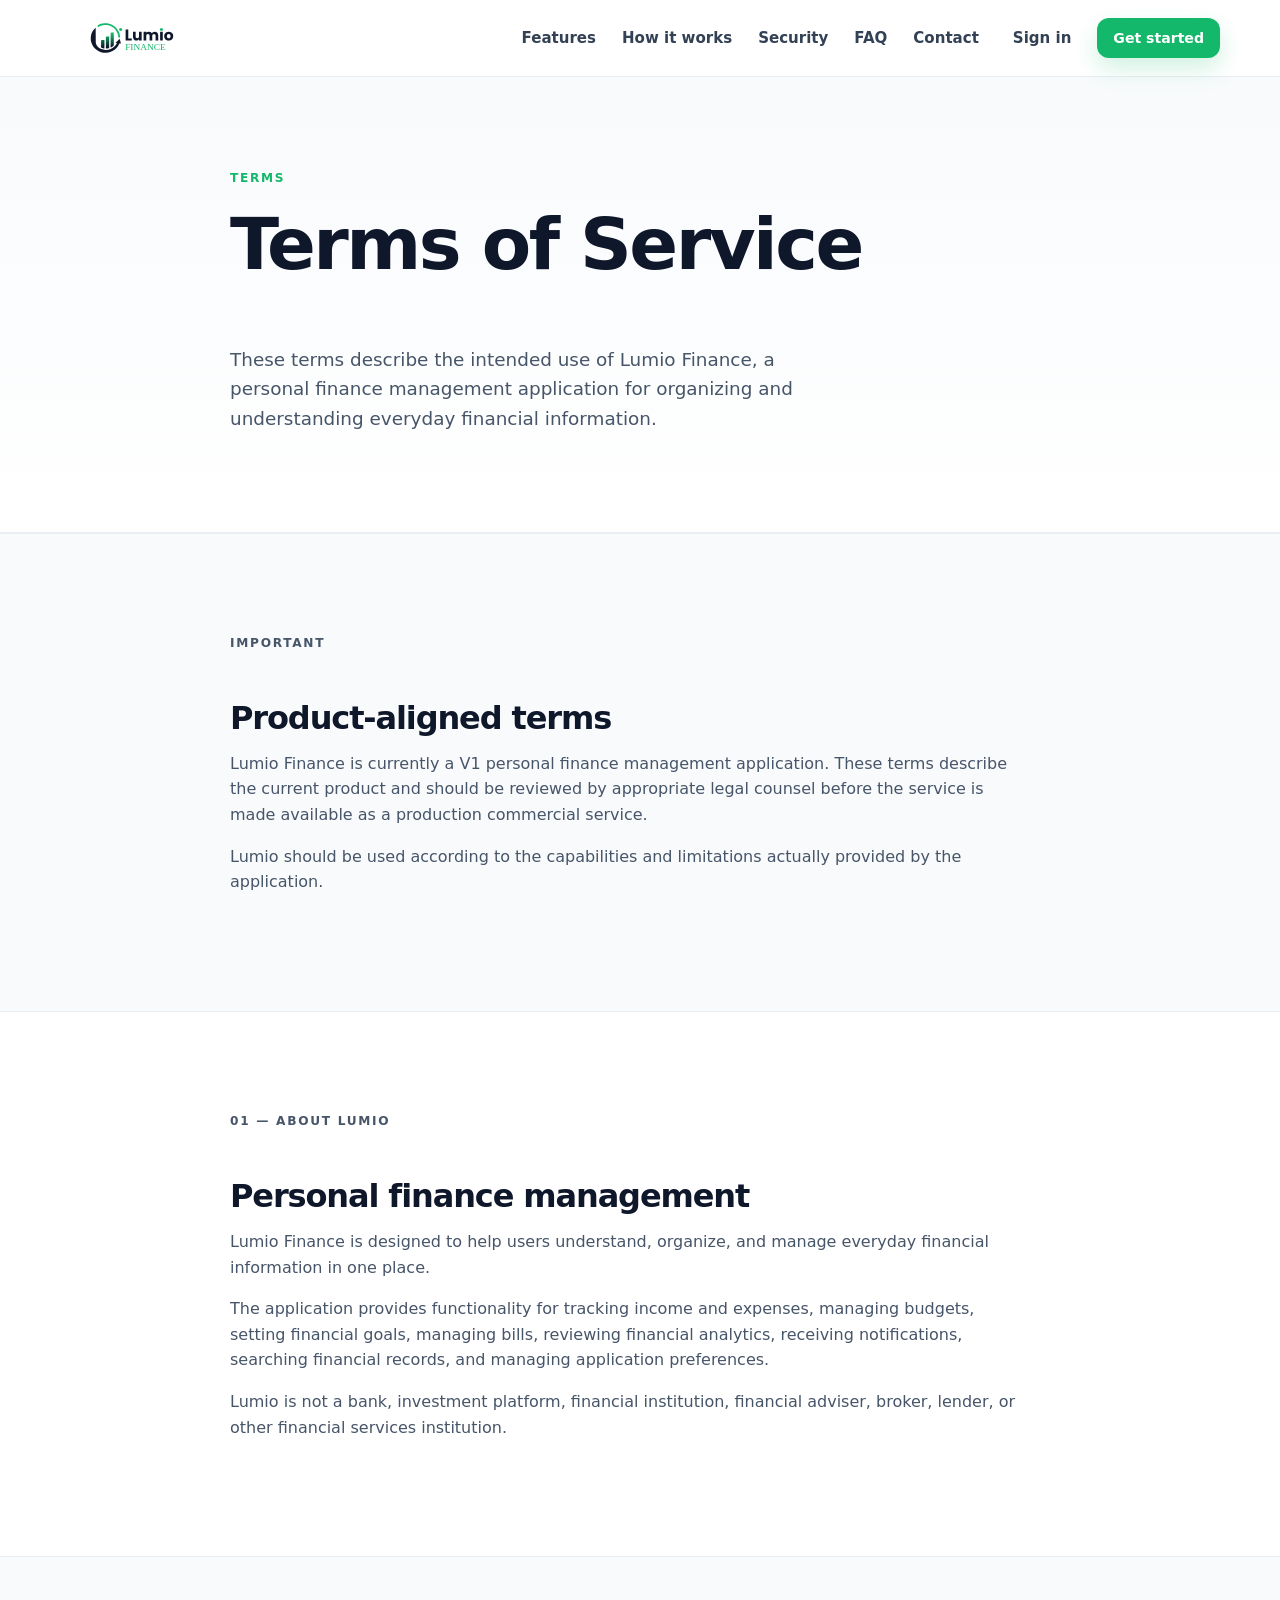
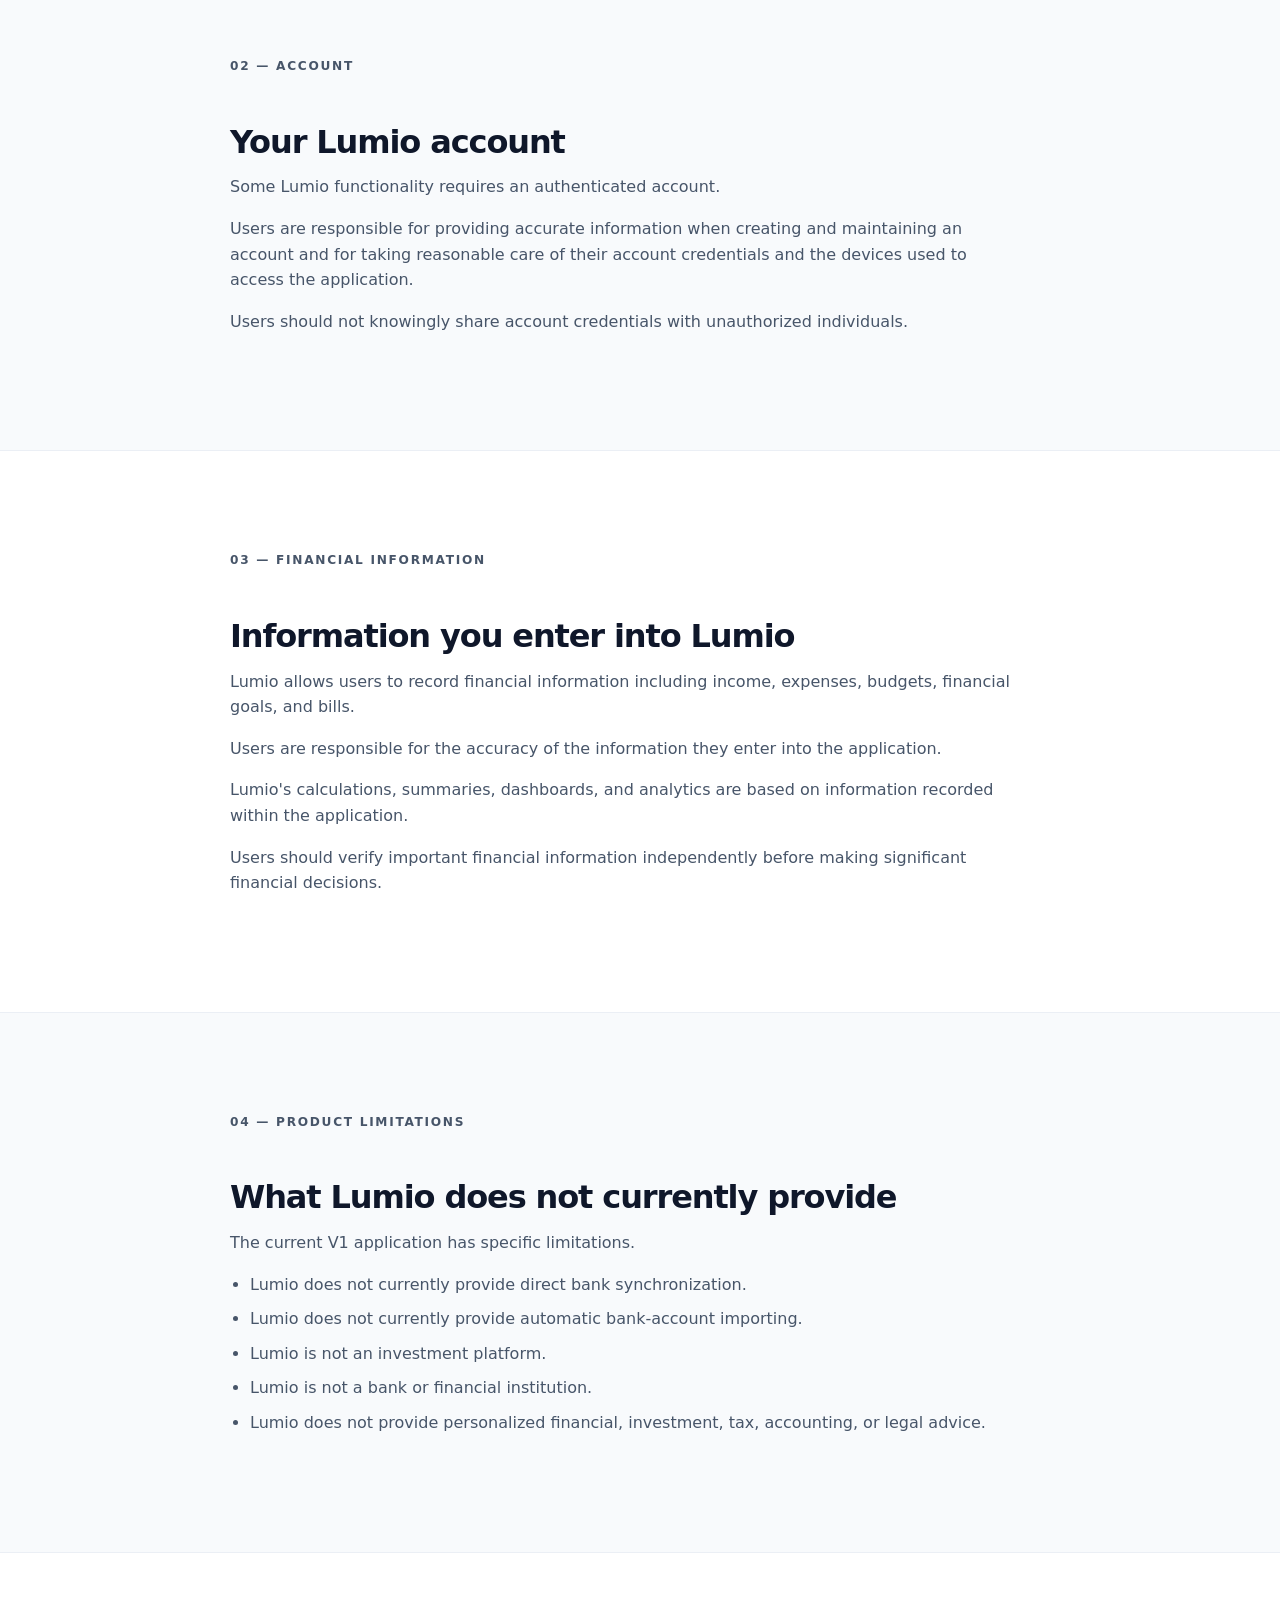
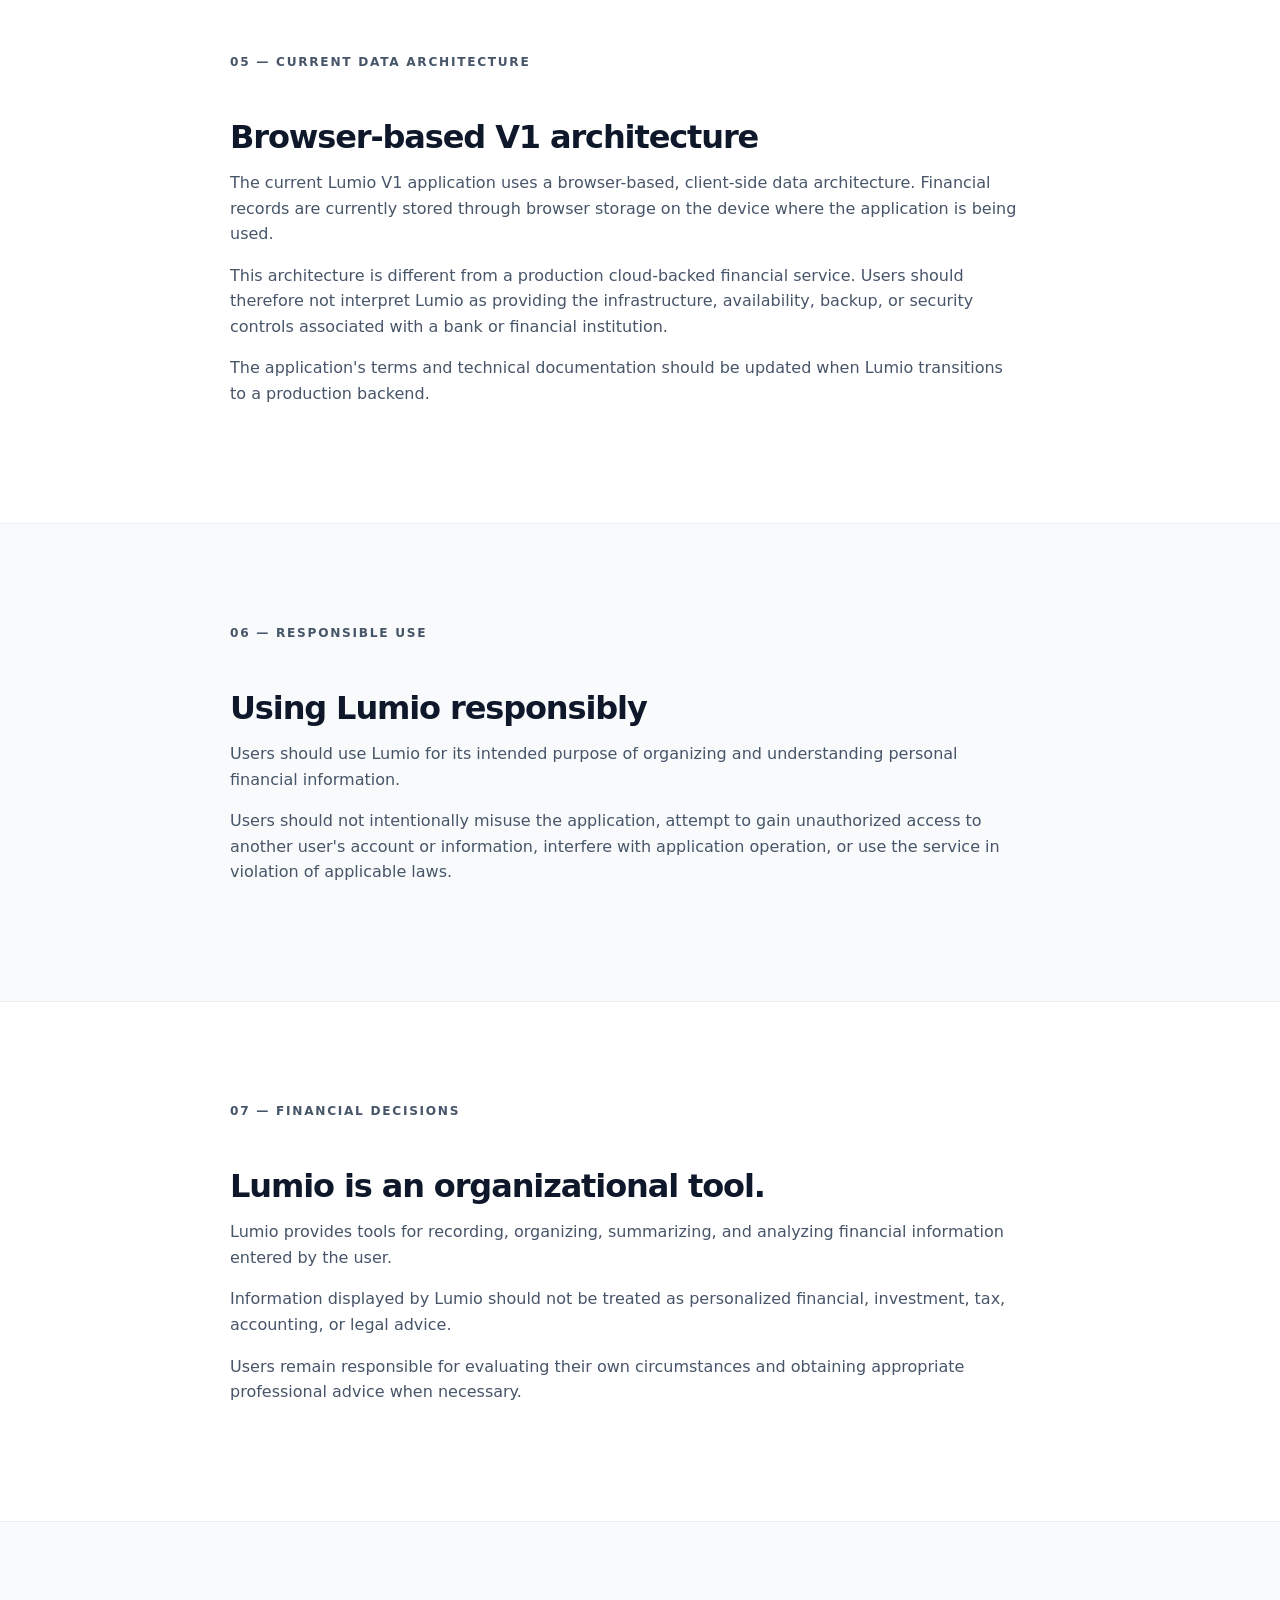
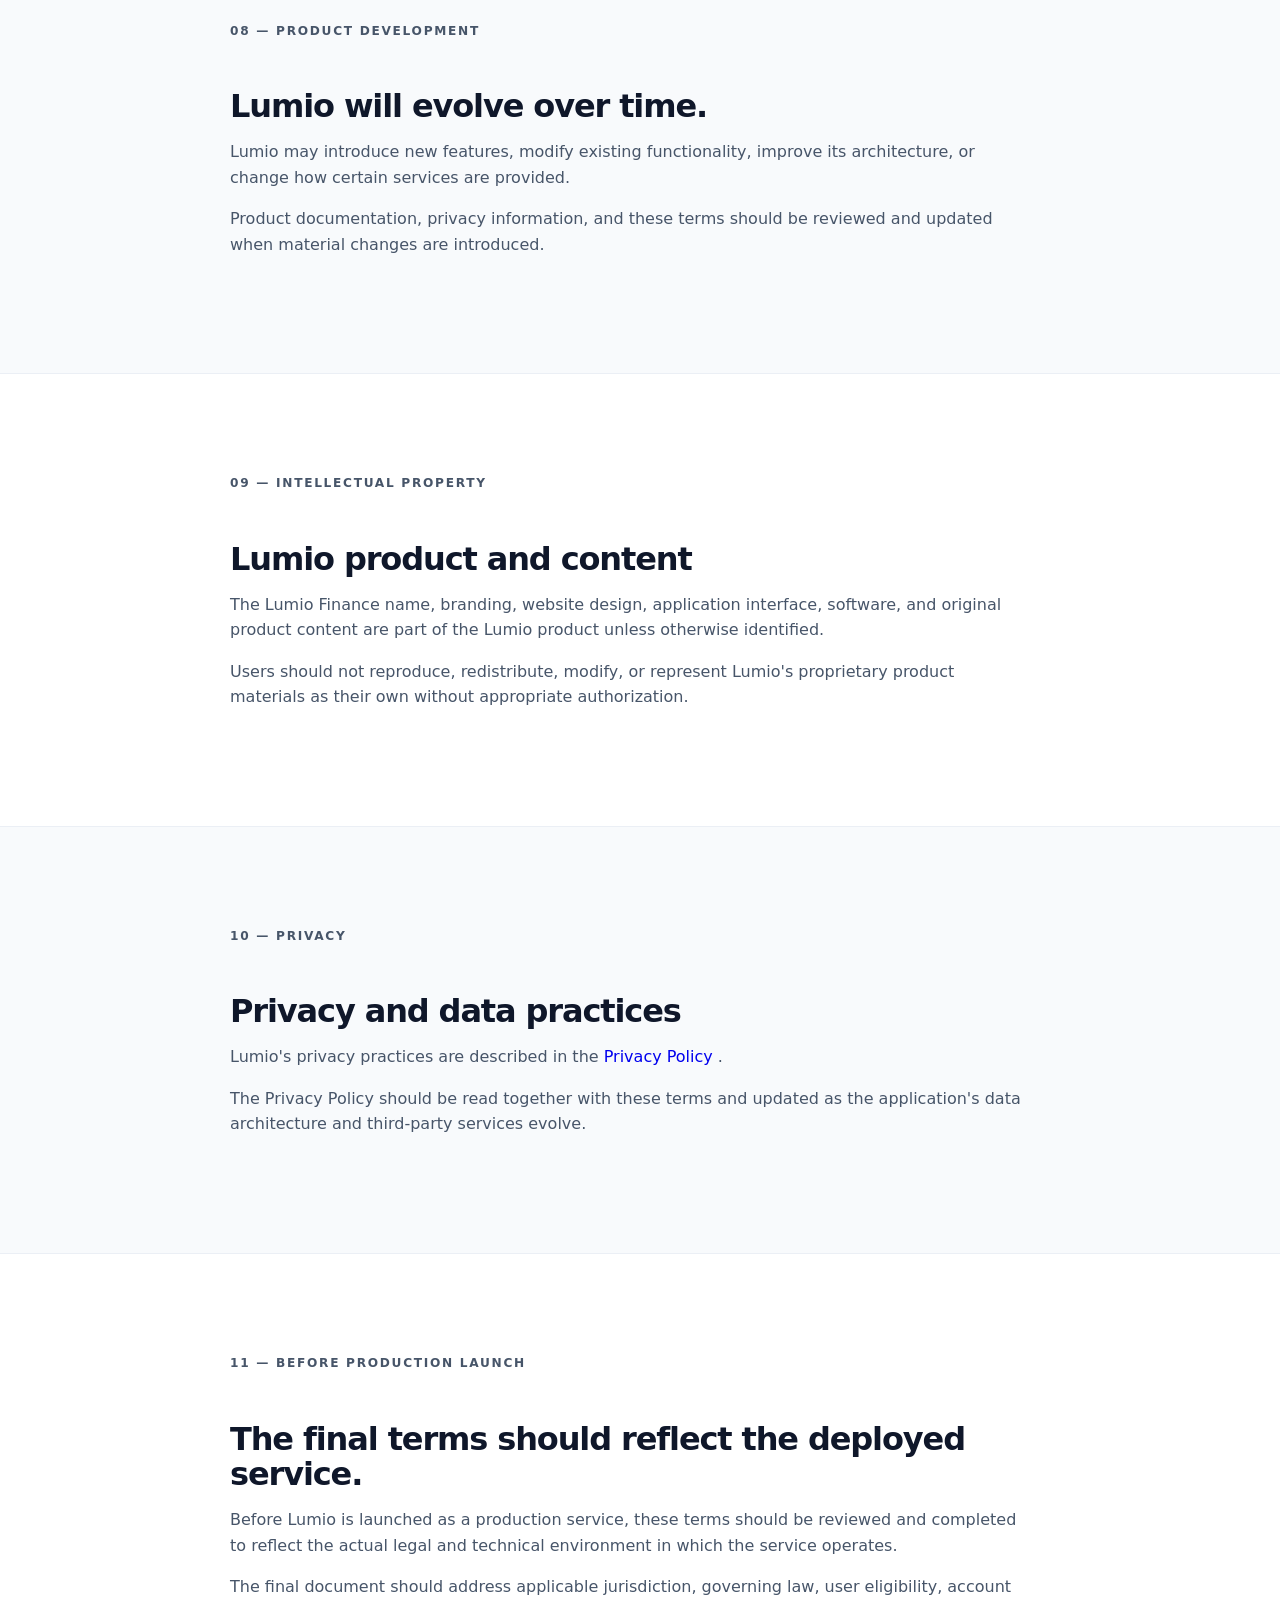
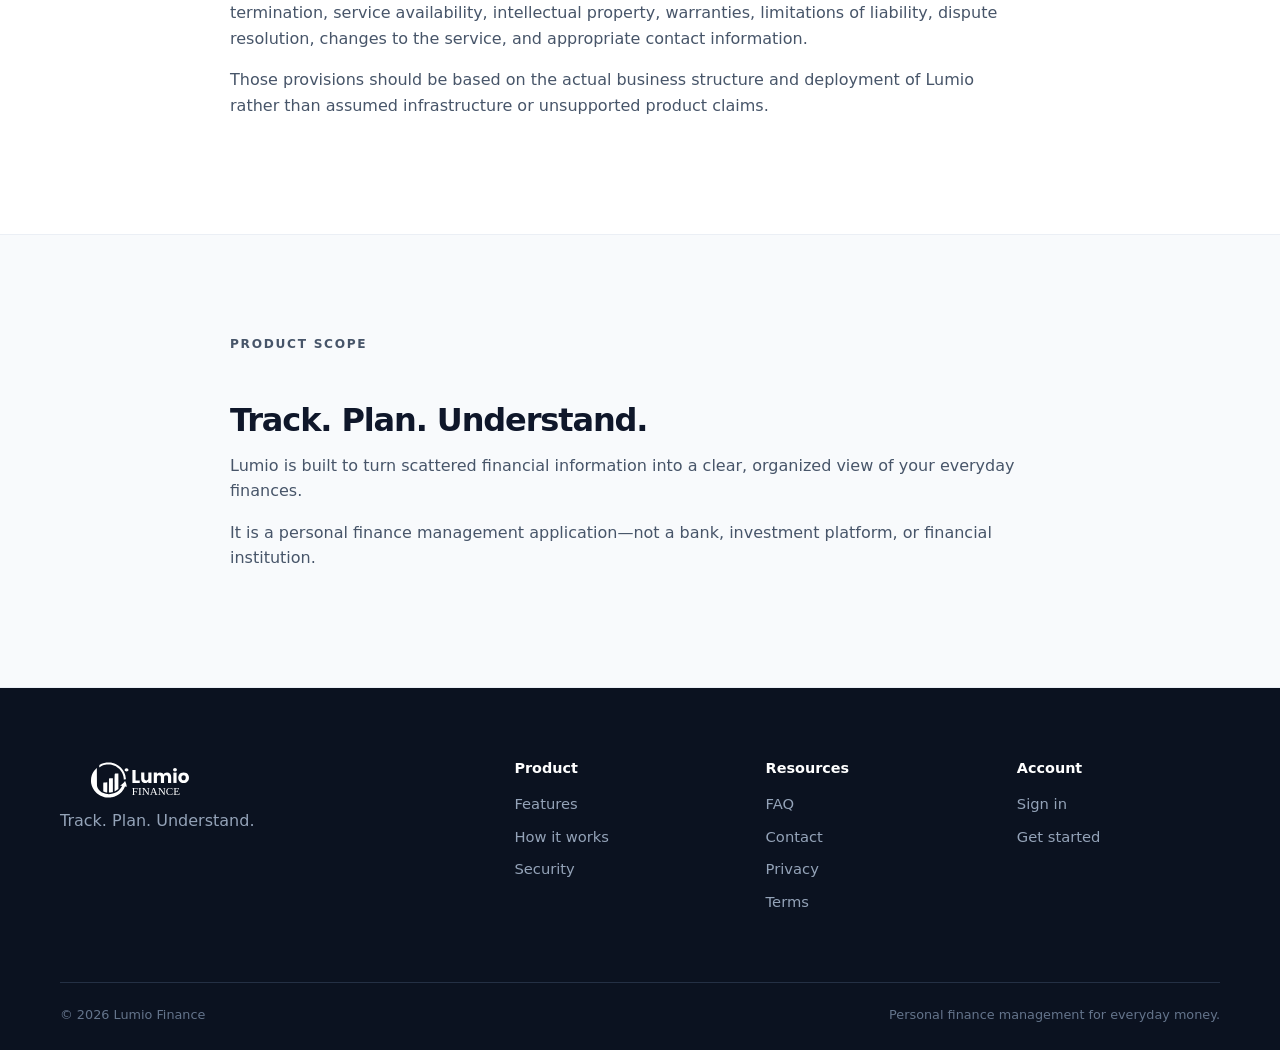
<file: terms.html>
<!doctype html>
<html lang="en">


<head>
<meta charset="utf-8">

<meta
    name="viewport"
    content="width=device-width, initial-scale=1"
>

<meta
    name="description"
    content="Review the Lumio Finance terms covering use of the personal finance management application, accounts, financial information, current product limitations, and responsible use."
>

<meta
    name="theme-color"
    content="#0f172a"
>


<!-- =========================================================
     CANONICAL URL
========================================================== -->

<link
    rel="canonical"
    href="https://lumio-finance-web.netlify.app/terms.html"
>


<!-- =========================================================
     OPEN GRAPH / FACEBOOK / LINKEDIN / WHATSAPP
========================================================== -->

<meta
    property="og:title"
    content="Lumio Finance Terms of Service"
>

<meta
    property="og:description"
    content="Review the Lumio Finance terms covering use of the personal finance management application, accounts, financial information, current product limitations, and responsible use."
>

<meta
    property="og:type"
    content="website"
>

<meta
    property="og:url"
    content="https://lumio-finance-web.netlify.app/terms.html"
>

<meta
    property="og:site_name"
    content="Lumio Finance"
>

<meta
    property="og:locale"
    content="en_US"
>

<meta
    property="og:image"
    content="https://lumio-finance-web.netlify.app/assets/social/lumio-social-preview.png"
>

<meta
    property="og:image:alt"
    content="Lumio Finance Terms of Service"
>

<meta
    property="og:image:type"
    content="image/png"
>

<meta
    property="og:image:width"
    content="1200"
>

<meta
    property="og:image:height"
    content="604"
>


<!-- =========================================================
     TWITTER / X CARD
========================================================== -->

<meta
    name="twitter:card"
    content="summary_large_image"
>

<meta
    name="twitter:title"
    content="Lumio Finance Terms of Service"
>

<meta
    name="twitter:description"
    content="Review the Lumio Finance terms covering use of the personal finance management application, accounts, financial information, current product limitations, and responsible use."
>

<meta
    name="twitter:image"
    content="https://lumio-finance-web.netlify.app/assets/social/lumio-social-preview.png"
>

<meta
    name="twitter:image:alt"
    content="Lumio Finance Terms of Service"
>


<!-- =========================================================
     FAVICON
========================================================== -->

<link
    rel="icon"
    type="image/svg+xml"
    href="assets/brand/logos/favicon/favicon.svg"
>

<link
    rel="icon"
    type="image/png"
    sizes="32x32"
    href="assets/brand/logos/favicon/favicon-32x32.png"
>

<link
    rel="icon"
    type="image/png"
    sizes="16x16"
    href="assets/brand/logos/favicon/favicon-16x16.png"
>

<link
    rel="apple-touch-icon"
    href="assets/brand/logos/favicon/apple-touch-icon.png"
>


<!-- =========================================================
     TITLE / STYLES / JAVASCRIPT
========================================================== -->

<title>
    Lumio Finance Terms of Service
</title>

<link
    rel="stylesheet"
    href="css/main.css"
>

<script
    type="module"
    src="js/site.js"
></script>

</head>


<body>

<header class="site-header">
    <div class="container header-inner">
<a
    class="brand"
    href="index.html"
    aria-label="Lumio Finance home"
>
    <span class="brand-mark">
        <img
            src="assets/brand/logos/lumio-logo.svg"
            alt="Lumio Finance"
        >
    </span>
</a>

        <button
            class="nav-toggle"
            type="button"
            aria-expanded="false"
            aria-controls="site-nav"
            data-nav-toggle
        >
            <span class="sr-only">
                Toggle navigation
            </span>

            <span></span>
            <span></span>
            <span></span>
        </button>

        <nav
            class="site-nav"
            id="site-nav"
            data-nav
        >
            <a href="features.html">
                Features
            </a>

            <a href="how-it-works.html">
                How it works
            </a>

            <a href="security.html">
                Security
            </a>

            <a href="faq.html">
                FAQ
            </a>

          <a href="contact.html">Contact</a>

            <a
                class="nav-signin"
                href="https://lumio-finance.netlify.app/#/login"
            >
                Sign in
            </a>

            <a
                class="button button-primary button-small"
                href="https://lumio-finance.netlify.app/#/register"
            >
                Get started
            </a>
        </nav>

    </div>
</header>


<main>

    <!-- =========================================================
         PAGE HERO
         ========================================================= -->

    <section class="page-hero">

        <div class="container narrow reveal">

            <p class="eyebrow">
                TERMS
            </p>

            <h1>
                Terms of Service
            </h1>

            <p class="hero-lead">
                These terms describe the intended use of Lumio Finance,
                a personal finance management application for organizing
                and understanding everyday financial information.
            </p>

        </div>

    </section>


    <!-- =========================================================
         IMPORTANT NOTICE
         ========================================================= -->

    <section class="section section-soft">

        <div class="container narrow prose">

            <p class="eyebrow">
                IMPORTANT
            </p>

            <h2>
                Product-aligned terms
            </h2>

            <p>
                Lumio Finance is currently a V1 personal finance
                management application. These terms describe the
                current product and should be reviewed by appropriate
                legal counsel before the service is made available
                as a production commercial service.
            </p>

            <p>
                Lumio should be used according to the capabilities and
                limitations actually provided by the application.
            </p>

        </div>

    </section>


    <!-- =========================================================
         ABOUT LUMIO
         ========================================================= -->

    <section class="section">

        <div class="container narrow prose">

            <p class="eyebrow">
                01 — ABOUT LUMIO
            </p>

            <h2>
                Personal finance management
            </h2>

            <p>
                Lumio Finance is designed to help users understand,
                organize, and manage everyday financial information
                in one place.
            </p>

            <p>
                The application provides functionality for tracking
                income and expenses, managing budgets, setting financial
                goals, managing bills, reviewing financial analytics,
                receiving notifications, searching financial records,
                and managing application preferences.
            </p>

            <p>
                Lumio is not a bank, investment platform, financial
                institution, financial adviser, broker, lender, or
                other financial services institution.
            </p>

        </div>

    </section>


    <!-- =========================================================
         ACCOUNT
         ========================================================= -->

    <section class="section section-soft">

        <div class="container narrow prose">

            <p class="eyebrow">
                02 — ACCOUNT
            </p>

            <h2>
                Your Lumio account
            </h2>

            <p>
                Some Lumio functionality requires an authenticated
                account.
            </p>

            <p>
                Users are responsible for providing accurate information
                when creating and maintaining an account and for taking
                reasonable care of their account credentials and the
                devices used to access the application.
            </p>

            <p>
                Users should not knowingly share account credentials
                with unauthorized individuals.
            </p>

        </div>

    </section>


    <!-- =========================================================
         FINANCIAL INFORMATION
         ========================================================= -->

    <section class="section">

        <div class="container narrow prose">

            <p class="eyebrow">
                03 — FINANCIAL INFORMATION
            </p>

            <h2>
                Information you enter into Lumio
            </h2>

            <p>
                Lumio allows users to record financial information
                including income, expenses, budgets, financial goals,
                and bills.
            </p>

            <p>
                Users are responsible for the accuracy of the information
                they enter into the application.
            </p>

            <p>
                Lumio's calculations, summaries, dashboards, and
                analytics are based on information recorded within
                the application.
            </p>

            <p>
                Users should verify important financial information
                independently before making significant financial
                decisions.
            </p>

        </div>

    </section>


    <!-- =========================================================
         PRODUCT LIMITATIONS
         ========================================================= -->

    <section class="section section-soft">

        <div class="container narrow prose">

            <p class="eyebrow">
                04 — PRODUCT LIMITATIONS
            </p>

            <h2>
                What Lumio does not currently provide
            </h2>

            <p>
                The current V1 application has specific limitations.
            </p>

            <ul>

                <li>
                    Lumio does not currently provide direct bank
                    synchronization.
                </li>

                <li>
                    Lumio does not currently provide automatic
                    bank-account importing.
                </li>

                <li>
                    Lumio is not an investment platform.
                </li>

                <li>
                    Lumio is not a bank or financial institution.
                </li>

                <li>
                    Lumio does not provide personalized financial,
                    investment, tax, accounting, or legal advice.
                </li>

            </ul>

        </div>

    </section>


    <!-- =========================================================
         CURRENT DATA ARCHITECTURE
         ========================================================= -->

    <section class="section">

        <div class="container narrow prose">

            <p class="eyebrow">
                05 — CURRENT DATA ARCHITECTURE
            </p>

            <h2>
                Browser-based V1 architecture
            </h2>

            <p>
                The current Lumio V1 application uses a browser-based,
                client-side data architecture. Financial records are
                currently stored through browser storage on the device
                where the application is being used.
            </p>

            <p>
                This architecture is different from a production
                cloud-backed financial service. Users should therefore
                not interpret Lumio as providing the infrastructure,
                availability, backup, or security controls associated
                with a bank or financial institution.
            </p>

            <p>
                The application's terms and technical documentation
                should be updated when Lumio transitions to a
                production backend.
            </p>

        </div>

    </section>


    <!-- =========================================================
         RESPONSIBLE USE
         ========================================================= -->

    <section class="section section-soft">

        <div class="container narrow prose">

            <p class="eyebrow">
                06 — RESPONSIBLE USE
            </p>

            <h2>
                Using Lumio responsibly
            </h2>

            <p>
                Users should use Lumio for its intended purpose of
                organizing and understanding personal financial
                information.
            </p>

            <p>
                Users should not intentionally misuse the application,
                attempt to gain unauthorized access to another user's
                account or information, interfere with application
                operation, or use the service in violation of applicable
                laws.
            </p>

        </div>

    </section>


    <!-- =========================================================
         FINANCIAL DECISIONS
         ========================================================= -->

    <section class="section">

        <div class="container narrow prose">

            <p class="eyebrow">
                07 — FINANCIAL DECISIONS
            </p>

            <h2>
                Lumio is an organizational tool.
            </h2>

            <p>
                Lumio provides tools for recording, organizing,
                summarizing, and analyzing financial information entered
                by the user.
            </p>

            <p>
                Information displayed by Lumio should not be treated
                as personalized financial, investment, tax, accounting,
                or legal advice.
            </p>

            <p>
                Users remain responsible for evaluating their own
                circumstances and obtaining appropriate professional
                advice when necessary.
            </p>

        </div>

    </section>


    <!-- =========================================================
         AVAILABILITY AND CHANGES
         ========================================================= -->

    <section class="section section-soft">

        <div class="container narrow prose">

            <p class="eyebrow">
                08 — PRODUCT DEVELOPMENT
            </p>

            <h2>
                Lumio will evolve over time.
            </h2>

            <p>
                Lumio may introduce new features, modify existing
                functionality, improve its architecture, or change
                how certain services are provided.
            </p>

            <p>
                Product documentation, privacy information, and these
                terms should be reviewed and updated when material
                changes are introduced.
            </p>

        </div>

    </section>


    <!-- =========================================================
         INTELLECTUAL PROPERTY
         ========================================================= -->

    <section class="section">

        <div class="container narrow prose">

            <p class="eyebrow">
                09 — INTELLECTUAL PROPERTY
            </p>

            <h2>
                Lumio product and content
            </h2>

            <p>
                The Lumio Finance name, branding, website design,
                application interface, software, and original
                product content are part of the Lumio product unless
                otherwise identified.
            </p>

            <p>
                Users should not reproduce, redistribute, modify,
                or represent Lumio's proprietary product materials
                as their own without appropriate authorization.
            </p>

        </div>

    </section>


    <!-- =========================================================
         PRIVACY
         ========================================================= -->

    <section class="section section-soft">

        <div class="container narrow prose">

            <p class="eyebrow">
                10 — PRIVACY
            </p>

            <h2>
                Privacy and data practices
            </h2>

            <p>
                Lumio's privacy practices are described in the
                <a href="privacy.html">
                    Privacy Policy
                </a>.
            </p>

            <p>
                The Privacy Policy should be read together with these
                terms and updated as the application's data architecture
                and third-party services evolve.
            </p>

        </div>

    </section>


    <!-- =========================================================
         PRODUCTION LEGAL REVIEW
         ========================================================= -->

    <section class="section">

        <div class="container narrow prose">

            <p class="eyebrow">
                11 — BEFORE PRODUCTION LAUNCH
            </p>

            <h2>
                The final terms should reflect the deployed service.
            </h2>

            <p>
                Before Lumio is launched as a production service,
                these terms should be reviewed and completed to reflect
                the actual legal and technical environment in which
                the service operates.
            </p>

            <p>
                The final document should address applicable
                jurisdiction, governing law, user eligibility,
                account termination, service availability, intellectual
                property, warranties, limitations of liability,
                dispute resolution, changes to the service, and
                appropriate contact information.
            </p>

            <p>
                Those provisions should be based on the actual business
                structure and deployment of Lumio rather than assumed
                infrastructure or unsupported product claims.
            </p>

        </div>

    </section>


    <!-- =========================================================
         PRODUCT SCOPE
         ========================================================= -->

    <section class="section section-soft">

        <div class="container narrow prose">

            <p class="eyebrow">
                PRODUCT SCOPE
            </p>

            <h2>
                Track. Plan. Understand.
            </h2>

            <p>
                Lumio is built to turn scattered financial information
                into a clear, organized view of your everyday finances.
            </p>

            <p>
                It is a personal finance management application—not
                a bank, investment platform, or financial institution.
            </p>

        </div>

    </section>

</main>


<footer class="site-footer">

    <div class="container footer-grid">

        <div>

            <a
    class="brand footer-brand"
    href="index.html"
    aria-label="Lumio Finance home"
>
    <span class="brand-mark">
        <img
            src="assets/brand/logos/lumio-logo-dark.svg"
            alt="Lumio Finance"
        >
    </span>
</a>

            <p>
                Track. Plan. Understand.
            </p>

        </div>


        <div>

            <h3>
                Product
            </h3>

            <a href="features.html">
                Features
            </a>

            <a href="how-it-works.html">
                How it works
            </a>

            <a href="security.html">
                Security
            </a>

        </div>


        <div>

            <h3>
                Resources
            </h3>

            <a href="faq.html">
                FAQ
            </a>

          <a href="contact.html">Contact</a>

            <a href="privacy.html">
                Privacy
            </a>

            <a href="terms.html">
                Terms
            </a>

        </div>


        <div>

            <h3>
                Account
            </h3>

            <a href="https://lumio-finance.netlify.app/#/login">
                Sign in
            </a>

            <a href="https://lumio-finance.netlify.app/#/register">
                Get started
            </a>

        </div>

    </div>


    <div class="container footer-bottom">

        <span>
            © 2026 Lumio Finance
        </span>

        <span>
            Personal finance management for everyday money.
        </span>

    </div>

</footer>

</body>
</html>
</file>
<file: css/main.css>
@import url("base/reset.css");
@import url("base/variables.css");
@import url("base/typography.css");
@import url("base/base.css");
@import url("layout/header.css");
@import url("layout/footer.css");
@import url("layout/sections.css");
@import url("components/buttons.css");
@import url("components/cards.css");
@import url("components/faq.css");
@import url("components/forms.css");
@import url("components/product-showcase.css");
@import url("pages/home.css");
@import url("pages/features.css");
@import url("pages/contact.css");
@import url("pages/legal.css");
@import url("pages/404.css");

/* ==========================================================================
   Responsive system
   ========================================================================== */

/* Tablet & Medium Displays (<= 900px) */
@media (max-width: 900px) {
  .hero-grid,
  .split-section {
    grid-template-columns: 1fr;
    gap: 48px;
  }

  .feature-grid {
    grid-template-columns: repeat(2, minmax(0, 1fr));
  }

  .footer-grid {
    grid-template-columns: 1.5fr 1fr 1fr;
  }

  .section-heading {
    margin-bottom: 42px;
  }
}

/* Mobile & Small Tablet Displays (<= 700px) */
@media (max-width: 700px) {
  /* Layout & Section Spacing */
  .container {
    width: min(var(--container), calc(100% - 28px));
  }

  .section {
    padding: 72px 0;
  }

  .hero {
    padding: 70px 0 80px;
  }

  .page-hero {
    padding: 70px 0 64px;
  }

  .section-heading {
    margin-bottom: 36px;
    text-align: left;
  }

  .feature-grid,
  .feature-detail-grid,
  .info-grid {
    grid-template-columns: 1fr;
  }

  /* Navigation Bar */
  .nav-toggle {
    display: block;
  }

  .site-nav {
    position: absolute;
    top: 68px;
    right: 14px;
    left: 14px;
    display: none;
    flex-direction: column;
    gap: 4px;
    align-items: stretch;
    padding: 14px;
    background: white;
    border: 1px solid var(--color-border);
    border-radius: 16px;
    box-shadow: var(--shadow);
  }

  .site-nav.is-open {
    display: flex;
  }

  .site-nav > a:not(.button) {
    padding: 11px 10px;
  }

  .nav-signin {
    margin-left: 0;
  }

  /* Buttons & Interactions */
  .button-row {
    align-items: stretch;
  }

  .button-row .button,
  .site-nav .button {
    width: 100%;
  }

  .steps-large article {
    grid-template-columns: 45px 1fr;
  }

  /* Footer Modifications */
  .footer-grid {
    grid-template-columns: 1fr 1fr;
    gap: 32px;
  }

  .footer-bottom {
    display: block;
  }

  .footer-bottom span {
    display: block;
    margin: 5px 0;
  }
}

/* Small Mobile Screens (<= 420px) */
@media (max-width: 420px) {
  .footer-grid {
    grid-template-columns: 1fr;
  }

  h1 {
    font-size: clamp(2.35rem, 13vw, 3.3rem);
  }

  .hero-lead {
    font-size: 1.05rem;
  }

  .cta-card {
    padding: 52px 20px;
  }
}

/* Accessibility Preferences */
@media (prefers-reduced-motion: reduce) {
  html {
    scroll-behavior: auto;
  }

  .reveal {
    opacity: 1;
    transform: none;
    transition: none;
  }

  .button,
  .feature-card,
  .detail-card,
  .info-card {
    transition: none;
  }
}
</file>
